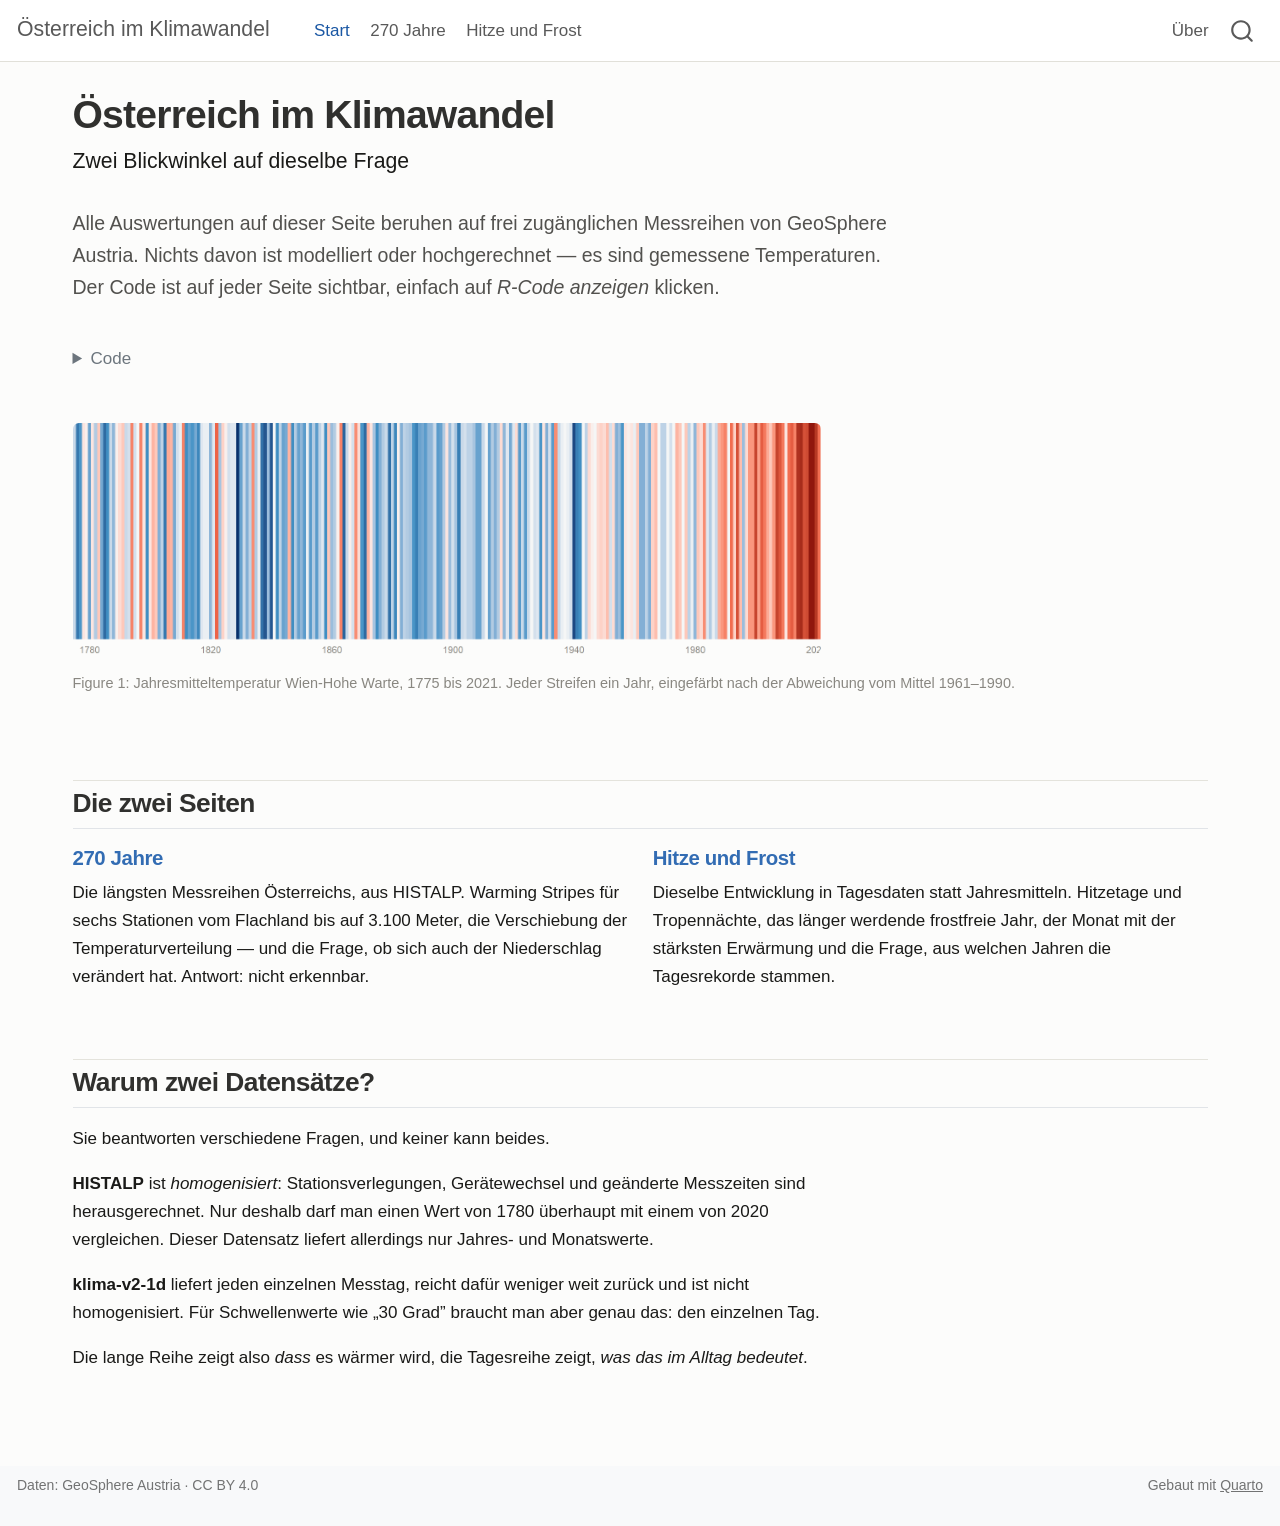
<file: index.html>
<!DOCTYPE html>
<html xmlns="http://www.w3.org/1999/xhtml" lang="en" xml:lang="en"><head>

<meta charset="utf-8">
<meta name="generator" content="quarto-1.3.450">

<meta name="viewport" content="width=device-width, initial-scale=1.0, user-scalable=yes">


<title>Österreich im Klimawandel</title>
<style>
code{white-space: pre-wrap;}
span.smallcaps{font-variant: small-caps;}
div.columns{display: flex; gap: min(4vw, 1.5em);}
div.column{flex: auto; overflow-x: auto;}
div.hanging-indent{margin-left: 1.5em; text-indent: -1.5em;}
ul.task-list{list-style: none;}
ul.task-list li input[type="checkbox"] {
  width: 0.8em;
  margin: 0 0.8em 0.2em -1em; /* quarto-specific, see https://github.com/quarto-dev/quarto-cli/issues/4556 */ 
  vertical-align: middle;
}
/* CSS for syntax highlighting */
pre > code.sourceCode { white-space: pre; position: relative; }
pre > code.sourceCode > span { display: inline-block; line-height: 1.25; }
pre > code.sourceCode > span:empty { height: 1.2em; }
.sourceCode { overflow: visible; }
code.sourceCode > span { color: inherit; text-decoration: inherit; }
div.sourceCode { margin: 1em 0; }
pre.sourceCode { margin: 0; }
@media screen {
div.sourceCode { overflow: auto; }
}
@media print {
pre > code.sourceCode { white-space: pre-wrap; }
pre > code.sourceCode > span { text-indent: -5em; padding-left: 5em; }
}
pre.numberSource code
  { counter-reset: source-line 0; }
pre.numberSource code > span
  { position: relative; left: -4em; counter-increment: source-line; }
pre.numberSource code > span > a:first-child::before
  { content: counter(source-line);
    position: relative; left: -1em; text-align: right; vertical-align: baseline;
    border: none; display: inline-block;
    -webkit-touch-callout: none; -webkit-user-select: none;
    -khtml-user-select: none; -moz-user-select: none;
    -ms-user-select: none; user-select: none;
    padding: 0 4px; width: 4em;
  }
pre.numberSource { margin-left: 3em;  padding-left: 4px; }
div.sourceCode
  {   }
@media screen {
pre > code.sourceCode > span > a:first-child::before { text-decoration: underline; }
}
</style>


<script src="site_libs/quarto-nav/quarto-nav.js"></script>
<script src="site_libs/quarto-nav/headroom.min.js"></script>
<script src="site_libs/clipboard/clipboard.min.js"></script>
<script src="site_libs/quarto-search/autocomplete.umd.js"></script>
<script src="site_libs/quarto-search/fuse.min.js"></script>
<script src="site_libs/quarto-search/quarto-search.js"></script>
<meta name="quarto:offset" content="./">
<script src="site_libs/quarto-html/quarto.js"></script>
<script src="site_libs/quarto-html/popper.min.js"></script>
<script src="site_libs/quarto-html/tippy.umd.min.js"></script>
<script src="site_libs/quarto-html/anchor.min.js"></script>
<link href="site_libs/quarto-html/tippy.css" rel="stylesheet">
<link href="site_libs/quarto-html/quarto-syntax-highlighting.css" rel="stylesheet" id="quarto-text-highlighting-styles">
<script src="site_libs/bootstrap/bootstrap.min.js"></script>
<link href="site_libs/bootstrap/bootstrap-icons.css" rel="stylesheet">
<link href="site_libs/bootstrap/bootstrap.min.css" rel="stylesheet" id="quarto-bootstrap" data-mode="light">
<script id="quarto-search-options" type="application/json">{
  "location": "navbar",
  "copy-button": false,
  "collapse-after": 3,
  "panel-placement": "end",
  "type": "overlay",
  "limit": 20,
  "language": {
    "search-no-results-text": "No results",
    "search-matching-documents-text": "matching documents",
    "search-copy-link-title": "Copy link to search",
    "search-hide-matches-text": "Hide additional matches",
    "search-more-match-text": "more match in this document",
    "search-more-matches-text": "more matches in this document",
    "search-clear-button-title": "Clear",
    "search-detached-cancel-button-title": "Cancel",
    "search-submit-button-title": "Submit",
    "search-label": "Search"
  }
}</script>
<style>html{ scroll-behavior: smooth; }</style>


<link rel="stylesheet" href="styles.css">
</head>

<body class="nav-fixed">

<div id="quarto-search-results"></div>
  <header id="quarto-header" class="headroom fixed-top">
    <nav class="navbar navbar-expand-lg navbar-dark ">
      <div class="navbar-container container-fluid">
      <div class="navbar-brand-container">
    <a class="navbar-brand" href="./index.html">
    <span class="navbar-title">Österreich im Klimawandel</span>
    </a>
  </div>
            <div id="quarto-search" class="" title="Search"></div>
          <button class="navbar-toggler" type="button" data-bs-toggle="collapse" data-bs-target="#navbarCollapse" aria-controls="navbarCollapse" aria-expanded="false" aria-label="Toggle navigation" onclick="if (window.quartoToggleHeadroom) { window.quartoToggleHeadroom(); }">
  <span class="navbar-toggler-icon"></span>
</button>
          <div class="collapse navbar-collapse" id="navbarCollapse">
            <ul class="navbar-nav navbar-nav-scroll me-auto">
  <li class="nav-item">
    <a class="nav-link active" href="./index.html" rel="" target="" aria-current="page">
 <span class="menu-text">Start</span></a>
  </li>  
  <li class="nav-item">
    <a class="nav-link" href="./klima.html" rel="" target="">
 <span class="menu-text">270 Jahre</span></a>
  </li>  
  <li class="nav-item">
    <a class="nav-link" href="./extreme.html" rel="" target="">
 <span class="menu-text">Hitze und Frost</span></a>
  </li>  
</ul>
            <ul class="navbar-nav navbar-nav-scroll ms-auto">
  <li class="nav-item">
    <a class="nav-link" href="./ueber.html" rel="" target="">
 <span class="menu-text">Über</span></a>
  </li>  
</ul>
            <div class="quarto-navbar-tools">
</div>
          </div> <!-- /navcollapse -->
      </div> <!-- /container-fluid -->
    </nav>
</header>
<!-- content -->
<div id="quarto-content" class="quarto-container page-columns page-rows-contents page-layout-full page-navbar">
<!-- sidebar -->
<!-- margin-sidebar -->
    
<!-- main -->
<main class="content column-page" id="quarto-document-content">

<header id="title-block-header" class="quarto-title-block default">
<div class="quarto-title">
<h1 class="title">Österreich im Klimawandel</h1>
<p class="subtitle lead">Zwei Blickwinkel auf dieselbe Frage</p>
</div>



<div class="quarto-title-meta">

    
  
    
  </div>
  

</header>

<div class="lead-text">
<p>Alle Auswertungen auf dieser Seite beruhen auf frei zugänglichen Messreihen von GeoSphere Austria. Nichts davon ist modelliert oder hochgerechnet — es sind gemessene Temperaturen. Der Code ist auf jeder Seite sichtbar, einfach auf <em>R-Code anzeigen</em> klicken.</p>
</div>
<div class="cell hero-figure">
<details>
<summary>Code</summary>
<div class="sourceCode cell-code" id="cb1"><pre class="sourceCode r code-with-copy"><code class="sourceCode r"><span id="cb1-1"><a href="#cb1-1" aria-hidden="true" tabindex="-1"></a>wien <span class="ot">&lt;-</span> <span class="fu">histalp_holen</span>(<span class="dv">152</span>, <span class="st">"T01"</span>) <span class="sc">|&gt;</span></span>
<span id="cb1-2"><a href="#cb1-2" aria-hidden="true" tabindex="-1"></a>  <span class="fu">rename_with</span>(tolower) <span class="sc">|&gt;</span></span>
<span id="cb1-3"><a href="#cb1-3" aria-hidden="true" tabindex="-1"></a>  <span class="fu">mutate</span>(<span class="at">jahr =</span> <span class="fu">as.integer</span>(<span class="fu">substr</span>(<span class="fu">as.character</span>(time), <span class="dv">1</span>, <span class="dv">4</span>))) <span class="sc">|&gt;</span></span>
<span id="cb1-4"><a href="#cb1-4" aria-hidden="true" tabindex="-1"></a>  <span class="fu">filter</span>(<span class="sc">!</span><span class="fu">is.na</span>(t01), <span class="sc">!</span><span class="fu">is.na</span>(jahr))</span>
<span id="cb1-5"><a href="#cb1-5" aria-hidden="true" tabindex="-1"></a></span>
<span id="cb1-6"><a href="#cb1-6" aria-hidden="true" tabindex="-1"></a>basis <span class="ot">&lt;-</span> <span class="fu">mean</span>(wien<span class="sc">$</span>t01[<span class="fu">between</span>(wien<span class="sc">$</span>jahr, <span class="dv">1961</span>, <span class="dv">1990</span>)], <span class="at">na.rm =</span> <span class="cn">TRUE</span>)</span>
<span id="cb1-7"><a href="#cb1-7" aria-hidden="true" tabindex="-1"></a>wien  <span class="ot">&lt;-</span> wien <span class="sc">|&gt;</span> <span class="fu">mutate</span>(<span class="at">abw =</span> t01 <span class="sc">-</span> basis)</span>
<span id="cb1-8"><a href="#cb1-8" aria-hidden="true" tabindex="-1"></a>g     <span class="ot">&lt;-</span> <span class="fu">max</span>(<span class="fu">abs</span>(wien<span class="sc">$</span>abw), <span class="at">na.rm =</span> <span class="cn">TRUE</span>)</span>
<span id="cb1-9"><a href="#cb1-9" aria-hidden="true" tabindex="-1"></a></span>
<span id="cb1-10"><a href="#cb1-10" aria-hidden="true" tabindex="-1"></a><span class="fu">ggplot</span>(wien, <span class="fu">aes</span>(jahr, <span class="dv">1</span>, <span class="at">fill =</span> abw)) <span class="sc">+</span></span>
<span id="cb1-11"><a href="#cb1-11" aria-hidden="true" tabindex="-1"></a>  <span class="fu">geom_tile</span>(<span class="at">width =</span> <span class="dv">1</span>, <span class="at">height =</span> <span class="dv">1</span>) <span class="sc">+</span></span>
<span id="cb1-12"><a href="#cb1-12" aria-hidden="true" tabindex="-1"></a>  <span class="fu">scale_fill_gradientn</span>(<span class="at">colours =</span> STRIPES, <span class="at">limits =</span> <span class="fu">c</span>(<span class="sc">-</span>g, g), <span class="at">guide =</span> <span class="st">"none"</span>) <span class="sc">+</span></span>
<span id="cb1-13"><a href="#cb1-13" aria-hidden="true" tabindex="-1"></a>  <span class="fu">scale_x_continuous</span>(<span class="at">expand =</span> <span class="fu">c</span>(<span class="dv">0</span>, <span class="dv">0</span>), <span class="at">breaks =</span> <span class="fu">seq</span>(<span class="dv">1780</span>, <span class="dv">2020</span>, <span class="dv">40</span>)) <span class="sc">+</span></span>
<span id="cb1-14"><a href="#cb1-14" aria-hidden="true" tabindex="-1"></a>  <span class="fu">scale_y_continuous</span>(<span class="at">expand =</span> <span class="fu">c</span>(<span class="dv">0</span>, <span class="dv">0</span>)) <span class="sc">+</span></span>
<span id="cb1-15"><a href="#cb1-15" aria-hidden="true" tabindex="-1"></a>  <span class="fu">theme_void</span>(<span class="at">base_family =</span> <span class="st">"sans"</span>) <span class="sc">+</span></span>
<span id="cb1-16"><a href="#cb1-16" aria-hidden="true" tabindex="-1"></a>  <span class="fu">theme</span>(<span class="at">axis.text.x =</span> <span class="fu">element_text</span>(<span class="at">size =</span> <span class="dv">10</span>, <span class="at">color =</span> INK_MUT,</span>
<span id="cb1-17"><a href="#cb1-17" aria-hidden="true" tabindex="-1"></a>                                   <span class="at">margin =</span> <span class="fu">margin</span>(<span class="at">t =</span> <span class="dv">6</span>)),</span>
<span id="cb1-18"><a href="#cb1-18" aria-hidden="true" tabindex="-1"></a>        <span class="at">plot.background =</span> <span class="fu">element_rect</span>(<span class="at">fill =</span> SURFACE, <span class="at">color =</span> <span class="cn">NA</span>))</span></code><button title="Copy to Clipboard" class="code-copy-button"><i class="bi"></i></button></pre></div>
</details>
<div class="cell-output-display">
<div id="fig-hero" class="quarto-figure quarto-figure-center anchored">
<figure class="figure">
<p><img src="index_files/figure-html/fig-hero-1.png" class="img-fluid figure-img"></p>
<figcaption class="figure-caption">Figure&nbsp;1: Jahresmitteltemperatur Wien-Hohe Warte, 1775 bis 2021. Jeder Streifen ein Jahr, eingefärbt nach der Abweichung vom Mittel 1961–1990.</figcaption>
</figure>
</div>
</div>
</div>
<section id="die-zwei-seiten" class="level2">
<h2 class="anchored" data-anchor-id="die-zwei-seiten">Die zwei Seiten</h2>
<div class="grid">
<section id="jahre" class="level3 g-col-12 g-col-md-6">
<h3 class="anchored" data-anchor-id="jahre"><a href="./klima.html">270 Jahre</a></h3>
<p>Die längsten Messreihen Österreichs, aus HISTALP. Warming Stripes für sechs Stationen vom Flachland bis auf 3.100 Meter, die Verschiebung der Temperaturverteilung — und die Frage, ob sich auch der Niederschlag verändert hat. Antwort: nicht erkennbar.</p>
</section>
<section id="hitze-und-frost" class="level3 g-col-12 g-col-md-6">
<h3 class="anchored" data-anchor-id="hitze-und-frost"><a href="./extreme.html">Hitze und Frost</a></h3>
<p>Dieselbe Entwicklung in Tagesdaten statt Jahresmitteln. Hitzetage und Tropennächte, das länger werdende frostfreie Jahr, der Monat mit der stärksten Erwärmung und die Frage, aus welchen Jahren die Tagesrekorde stammen.</p>
</section>
</div>
</section>
<section id="warum-zwei-datensätze" class="level2">
<h2 class="anchored" data-anchor-id="warum-zwei-datensätze">Warum zwei Datensätze?</h2>
<p>Sie beantworten verschiedene Fragen, und keiner kann beides.</p>
<p><strong>HISTALP</strong> ist <em>homogenisiert</em>: Stationsverlegungen, Gerätewechsel und geänderte Messzeiten sind herausgerechnet. Nur deshalb darf man einen Wert von 1780 überhaupt mit einem von 2020 vergleichen. Dieser Datensatz liefert allerdings nur Jahres- und Monatswerte.</p>
<p><strong>klima-v2-1d</strong> liefert jeden einzelnen Messtag, reicht dafür weniger weit zurück und ist nicht homogenisiert. Für Schwellenwerte wie „30 Grad” braucht man aber genau das: den einzelnen Tag.</p>
<p>Die lange Reihe zeigt also <em>dass</em> es wärmer wird, die Tagesreihe zeigt, <em>was das im Alltag bedeutet</em>.</p>


</section>

</main> <!-- /main -->
<script id="quarto-html-after-body" type="application/javascript">
window.document.addEventListener("DOMContentLoaded", function (event) {
  const toggleBodyColorMode = (bsSheetEl) => {
    const mode = bsSheetEl.getAttribute("data-mode");
    const bodyEl = window.document.querySelector("body");
    if (mode === "dark") {
      bodyEl.classList.add("quarto-dark");
      bodyEl.classList.remove("quarto-light");
    } else {
      bodyEl.classList.add("quarto-light");
      bodyEl.classList.remove("quarto-dark");
    }
  }
  const toggleBodyColorPrimary = () => {
    const bsSheetEl = window.document.querySelector("link#quarto-bootstrap");
    if (bsSheetEl) {
      toggleBodyColorMode(bsSheetEl);
    }
  }
  toggleBodyColorPrimary();  
  const icon = "";
  const anchorJS = new window.AnchorJS();
  anchorJS.options = {
    placement: 'right',
    icon: icon
  };
  anchorJS.add('.anchored');
  const isCodeAnnotation = (el) => {
    for (const clz of el.classList) {
      if (clz.startsWith('code-annotation-')) {                     
        return true;
      }
    }
    return false;
  }
  const clipboard = new window.ClipboardJS('.code-copy-button', {
    text: function(trigger) {
      const codeEl = trigger.previousElementSibling.cloneNode(true);
      for (const childEl of codeEl.children) {
        if (isCodeAnnotation(childEl)) {
          childEl.remove();
        }
      }
      return codeEl.innerText;
    }
  });
  clipboard.on('success', function(e) {
    // button target
    const button = e.trigger;
    // don't keep focus
    button.blur();
    // flash "checked"
    button.classList.add('code-copy-button-checked');
    var currentTitle = button.getAttribute("title");
    button.setAttribute("title", "Copied!");
    let tooltip;
    if (window.bootstrap) {
      button.setAttribute("data-bs-toggle", "tooltip");
      button.setAttribute("data-bs-placement", "left");
      button.setAttribute("data-bs-title", "Copied!");
      tooltip = new bootstrap.Tooltip(button, 
        { trigger: "manual", 
          customClass: "code-copy-button-tooltip",
          offset: [0, -8]});
      tooltip.show();    
    }
    setTimeout(function() {
      if (tooltip) {
        tooltip.hide();
        button.removeAttribute("data-bs-title");
        button.removeAttribute("data-bs-toggle");
        button.removeAttribute("data-bs-placement");
      }
      button.setAttribute("title", currentTitle);
      button.classList.remove('code-copy-button-checked');
    }, 1000);
    // clear code selection
    e.clearSelection();
  });
  function tippyHover(el, contentFn) {
    const config = {
      allowHTML: true,
      content: contentFn,
      maxWidth: 500,
      delay: 100,
      arrow: false,
      appendTo: function(el) {
          return el.parentElement;
      },
      interactive: true,
      interactiveBorder: 10,
      theme: 'quarto',
      placement: 'bottom-start'
    };
    window.tippy(el, config); 
  }
  const noterefs = window.document.querySelectorAll('a[role="doc-noteref"]');
  for (var i=0; i<noterefs.length; i++) {
    const ref = noterefs[i];
    tippyHover(ref, function() {
      // use id or data attribute instead here
      let href = ref.getAttribute('data-footnote-href') || ref.getAttribute('href');
      try { href = new URL(href).hash; } catch {}
      const id = href.replace(/^#\/?/, "");
      const note = window.document.getElementById(id);
      return note.innerHTML;
    });
  }
      let selectedAnnoteEl;
      const selectorForAnnotation = ( cell, annotation) => {
        let cellAttr = 'data-code-cell="' + cell + '"';
        let lineAttr = 'data-code-annotation="' +  annotation + '"';
        const selector = 'span[' + cellAttr + '][' + lineAttr + ']';
        return selector;
      }
      const selectCodeLines = (annoteEl) => {
        const doc = window.document;
        const targetCell = annoteEl.getAttribute("data-target-cell");
        const targetAnnotation = annoteEl.getAttribute("data-target-annotation");
        const annoteSpan = window.document.querySelector(selectorForAnnotation(targetCell, targetAnnotation));
        const lines = annoteSpan.getAttribute("data-code-lines").split(",");
        const lineIds = lines.map((line) => {
          return targetCell + "-" + line;
        })
        let top = null;
        let height = null;
        let parent = null;
        if (lineIds.length > 0) {
            //compute the position of the single el (top and bottom and make a div)
            const el = window.document.getElementById(lineIds[0]);
            top = el.offsetTop;
            height = el.offsetHeight;
            parent = el.parentElement.parentElement;
          if (lineIds.length > 1) {
            const lastEl = window.document.getElementById(lineIds[lineIds.length - 1]);
            const bottom = lastEl.offsetTop + lastEl.offsetHeight;
            height = bottom - top;
          }
          if (top !== null && height !== null && parent !== null) {
            // cook up a div (if necessary) and position it 
            let div = window.document.getElementById("code-annotation-line-highlight");
            if (div === null) {
              div = window.document.createElement("div");
              div.setAttribute("id", "code-annotation-line-highlight");
              div.style.position = 'absolute';
              parent.appendChild(div);
            }
            div.style.top = top - 2 + "px";
            div.style.height = height + 4 + "px";
            let gutterDiv = window.document.getElementById("code-annotation-line-highlight-gutter");
            if (gutterDiv === null) {
              gutterDiv = window.document.createElement("div");
              gutterDiv.setAttribute("id", "code-annotation-line-highlight-gutter");
              gutterDiv.style.position = 'absolute';
              const codeCell = window.document.getElementById(targetCell);
              const gutter = codeCell.querySelector('.code-annotation-gutter');
              gutter.appendChild(gutterDiv);
            }
            gutterDiv.style.top = top - 2 + "px";
            gutterDiv.style.height = height + 4 + "px";
          }
          selectedAnnoteEl = annoteEl;
        }
      };
      const unselectCodeLines = () => {
        const elementsIds = ["code-annotation-line-highlight", "code-annotation-line-highlight-gutter"];
        elementsIds.forEach((elId) => {
          const div = window.document.getElementById(elId);
          if (div) {
            div.remove();
          }
        });
        selectedAnnoteEl = undefined;
      };
      // Attach click handler to the DT
      const annoteDls = window.document.querySelectorAll('dt[data-target-cell]');
      for (const annoteDlNode of annoteDls) {
        annoteDlNode.addEventListener('click', (event) => {
          const clickedEl = event.target;
          if (clickedEl !== selectedAnnoteEl) {
            unselectCodeLines();
            const activeEl = window.document.querySelector('dt[data-target-cell].code-annotation-active');
            if (activeEl) {
              activeEl.classList.remove('code-annotation-active');
            }
            selectCodeLines(clickedEl);
            clickedEl.classList.add('code-annotation-active');
          } else {
            // Unselect the line
            unselectCodeLines();
            clickedEl.classList.remove('code-annotation-active');
          }
        });
      }
  const findCites = (el) => {
    const parentEl = el.parentElement;
    if (parentEl) {
      const cites = parentEl.dataset.cites;
      if (cites) {
        return {
          el,
          cites: cites.split(' ')
        };
      } else {
        return findCites(el.parentElement)
      }
    } else {
      return undefined;
    }
  };
  var bibliorefs = window.document.querySelectorAll('a[role="doc-biblioref"]');
  for (var i=0; i<bibliorefs.length; i++) {
    const ref = bibliorefs[i];
    const citeInfo = findCites(ref);
    if (citeInfo) {
      tippyHover(citeInfo.el, function() {
        var popup = window.document.createElement('div');
        citeInfo.cites.forEach(function(cite) {
          var citeDiv = window.document.createElement('div');
          citeDiv.classList.add('hanging-indent');
          citeDiv.classList.add('csl-entry');
          var biblioDiv = window.document.getElementById('ref-' + cite);
          if (biblioDiv) {
            citeDiv.innerHTML = biblioDiv.innerHTML;
          }
          popup.appendChild(citeDiv);
        });
        return popup.innerHTML;
      });
    }
  }
});
</script>
</div> <!-- /content -->
<footer class="footer">
  <div class="nav-footer">
    <div class="nav-footer-left">Daten: GeoSphere Austria · CC BY 4.0</div>   
    <div class="nav-footer-center">
      &nbsp;
    </div>
    <div class="nav-footer-right">Gebaut mit <a href="https://quarto.org">Quarto</a></div>
  </div>
</footer>



<script src="site_libs/quarto-html/zenscroll-min.js"></script>
</body></html>
</file>
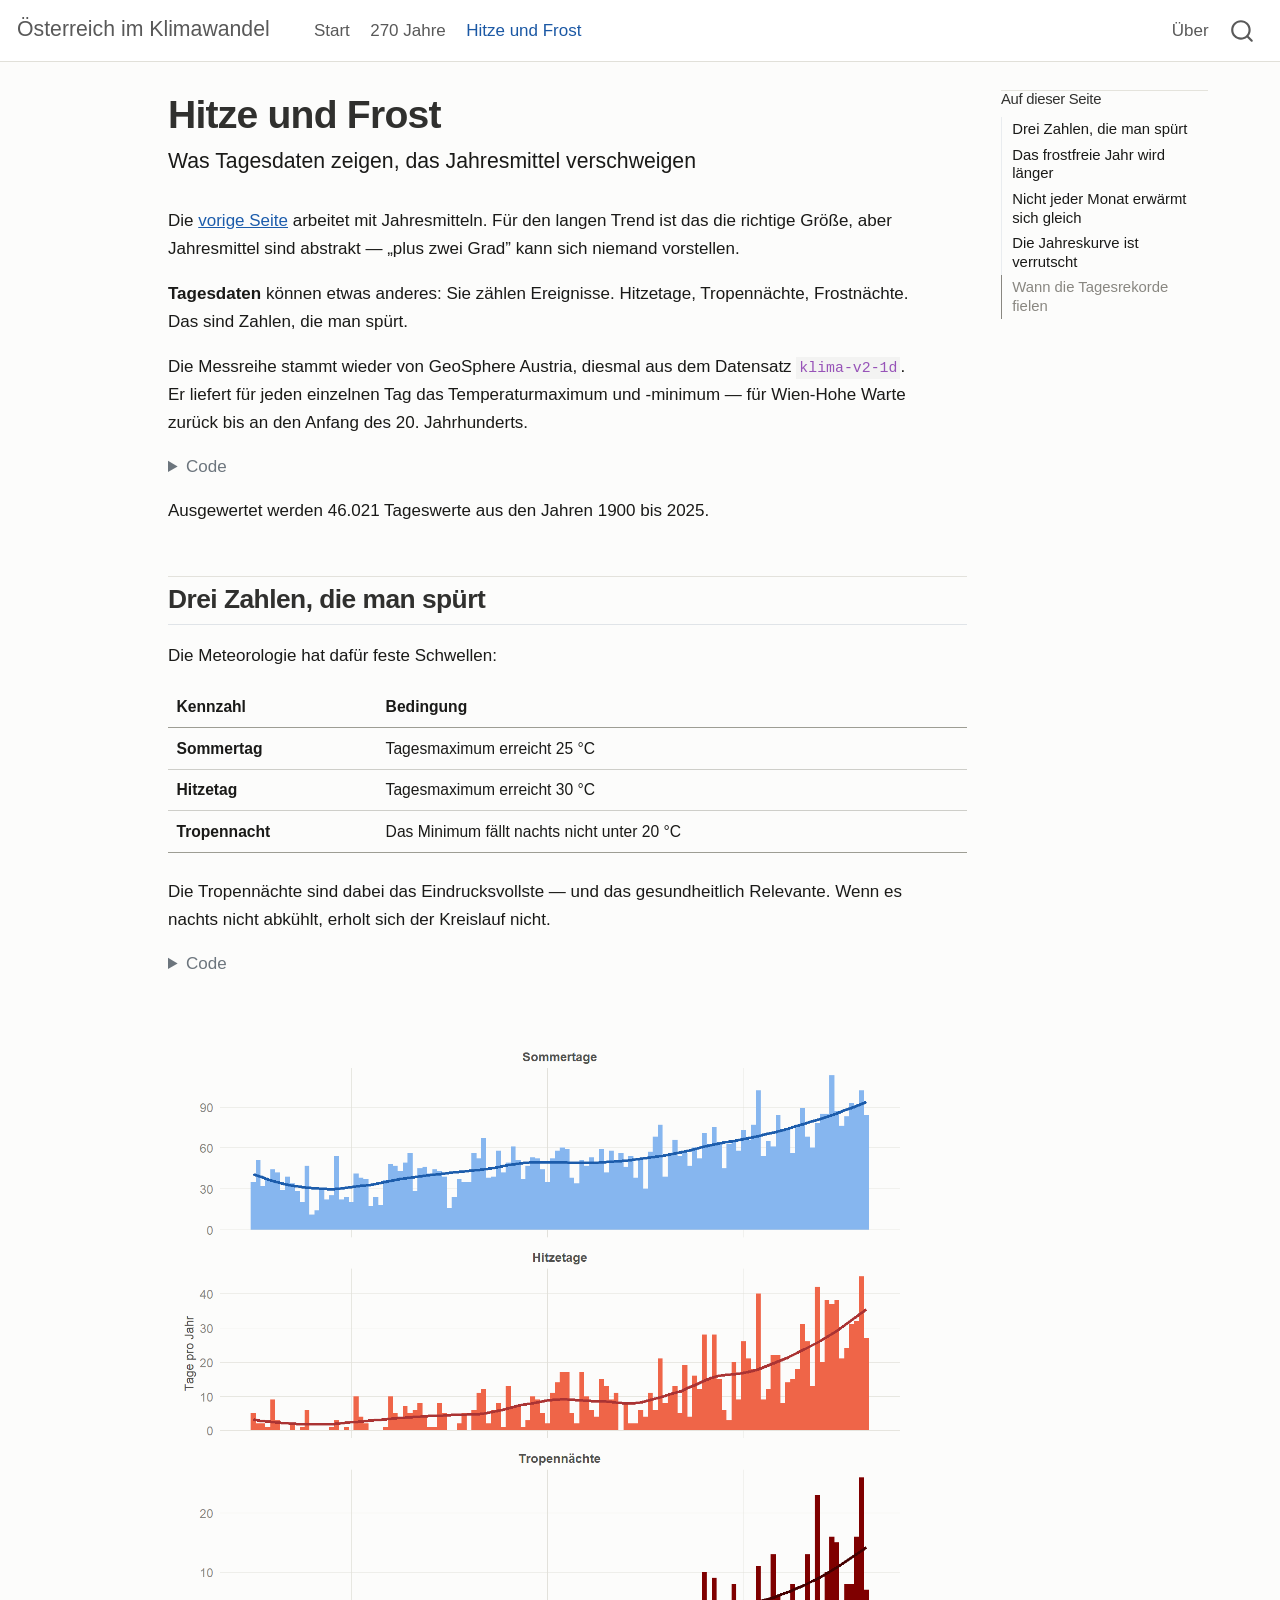
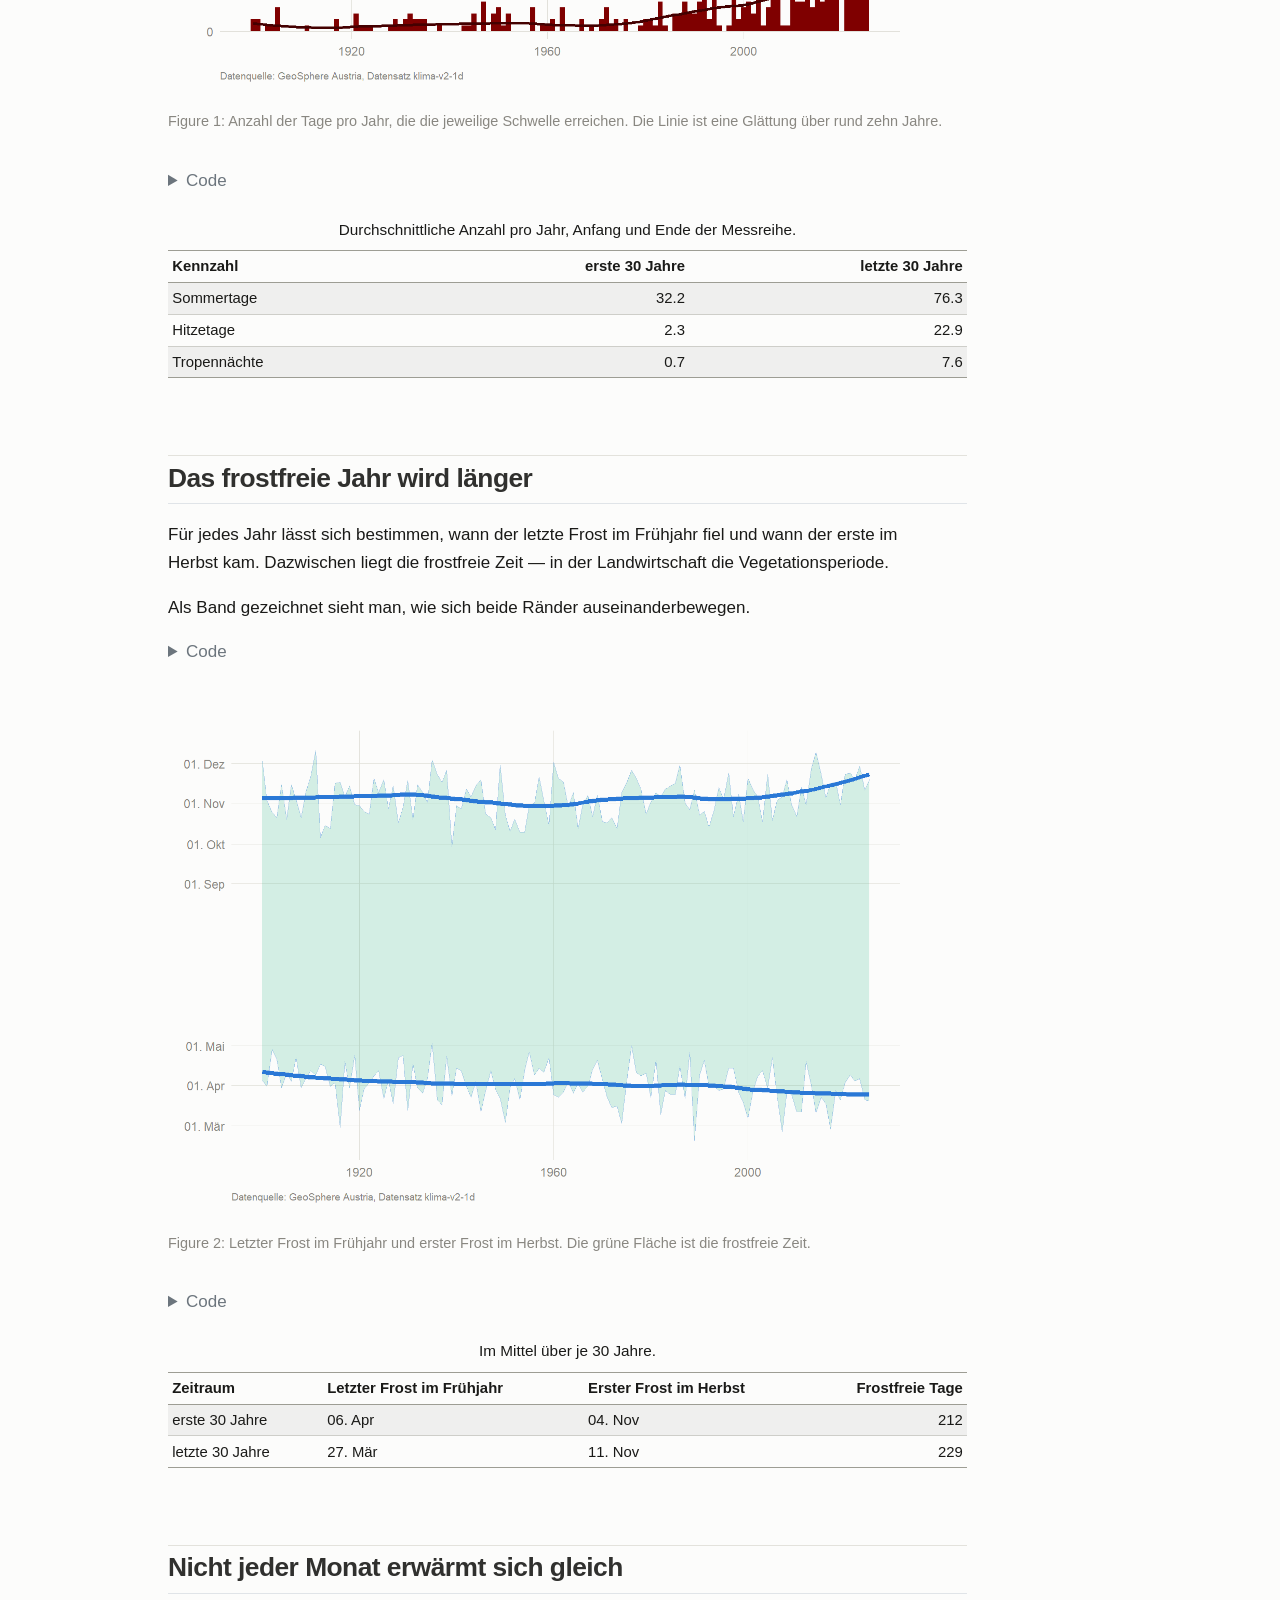
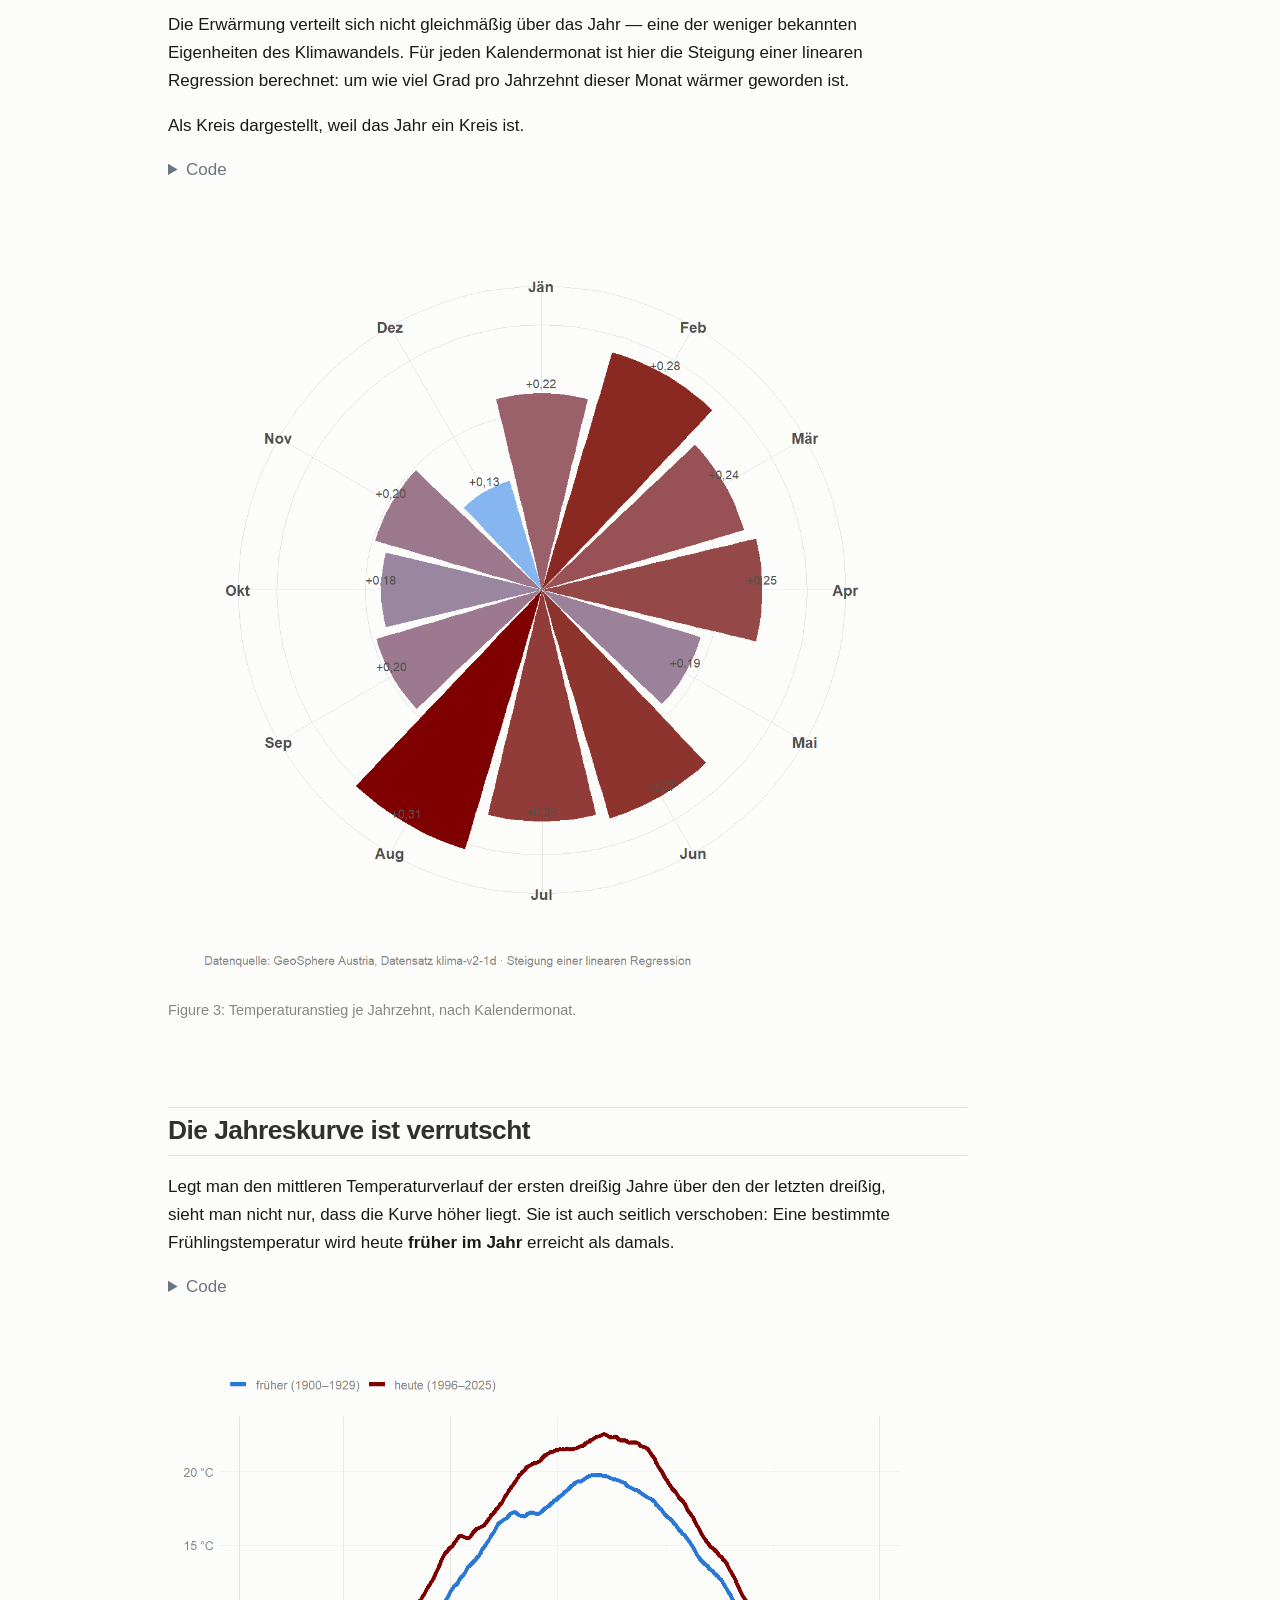
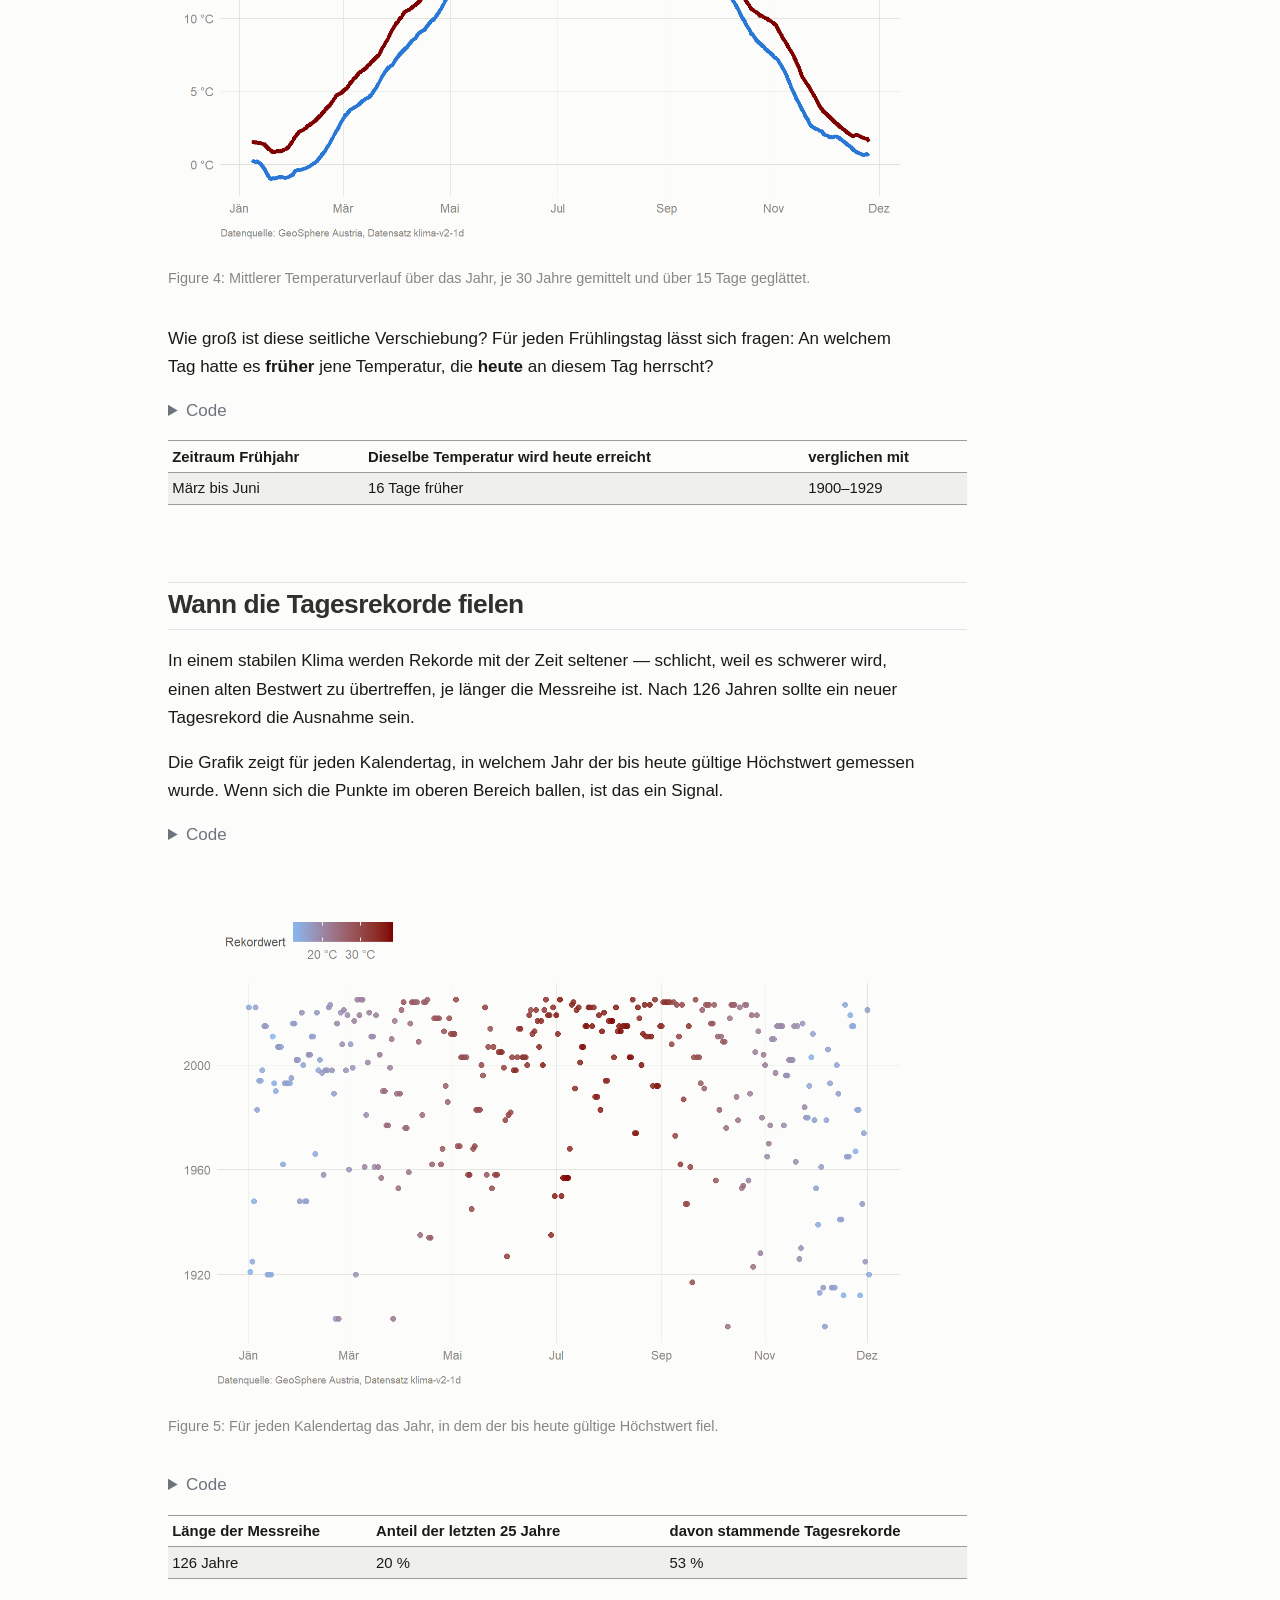
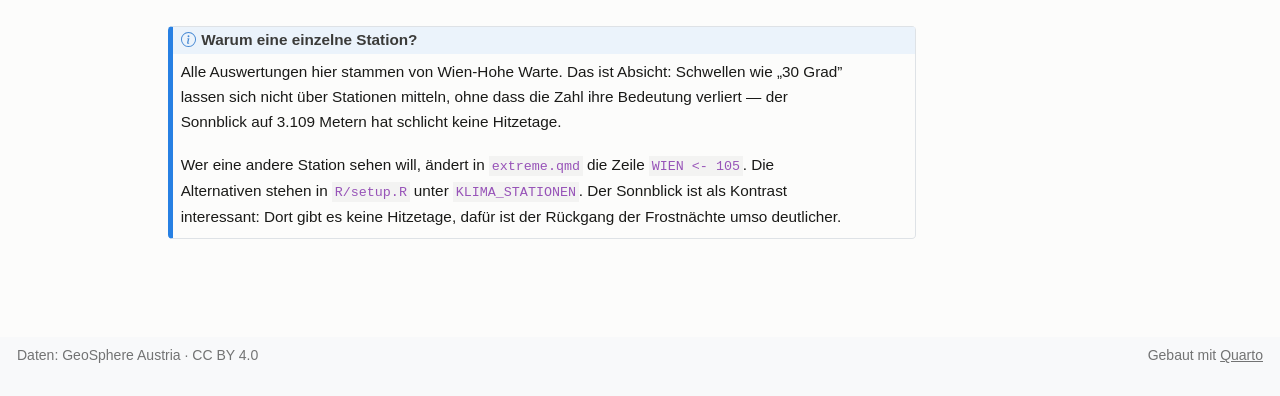
<file: extreme.html>
<!DOCTYPE html>
<html xmlns="http://www.w3.org/1999/xhtml" lang="en" xml:lang="en"><head>

<meta charset="utf-8">
<meta name="generator" content="quarto-1.3.450">

<meta name="viewport" content="width=device-width, initial-scale=1.0, user-scalable=yes">


<title>Österreich im Klimawandel - Hitze und Frost</title>
<style>
code{white-space: pre-wrap;}
span.smallcaps{font-variant: small-caps;}
div.columns{display: flex; gap: min(4vw, 1.5em);}
div.column{flex: auto; overflow-x: auto;}
div.hanging-indent{margin-left: 1.5em; text-indent: -1.5em;}
ul.task-list{list-style: none;}
ul.task-list li input[type="checkbox"] {
  width: 0.8em;
  margin: 0 0.8em 0.2em -1em; /* quarto-specific, see https://github.com/quarto-dev/quarto-cli/issues/4556 */ 
  vertical-align: middle;
}
/* CSS for syntax highlighting */
pre > code.sourceCode { white-space: pre; position: relative; }
pre > code.sourceCode > span { display: inline-block; line-height: 1.25; }
pre > code.sourceCode > span:empty { height: 1.2em; }
.sourceCode { overflow: visible; }
code.sourceCode > span { color: inherit; text-decoration: inherit; }
div.sourceCode { margin: 1em 0; }
pre.sourceCode { margin: 0; }
@media screen {
div.sourceCode { overflow: auto; }
}
@media print {
pre > code.sourceCode { white-space: pre-wrap; }
pre > code.sourceCode > span { text-indent: -5em; padding-left: 5em; }
}
pre.numberSource code
  { counter-reset: source-line 0; }
pre.numberSource code > span
  { position: relative; left: -4em; counter-increment: source-line; }
pre.numberSource code > span > a:first-child::before
  { content: counter(source-line);
    position: relative; left: -1em; text-align: right; vertical-align: baseline;
    border: none; display: inline-block;
    -webkit-touch-callout: none; -webkit-user-select: none;
    -khtml-user-select: none; -moz-user-select: none;
    -ms-user-select: none; user-select: none;
    padding: 0 4px; width: 4em;
  }
pre.numberSource { margin-left: 3em;  padding-left: 4px; }
div.sourceCode
  {   }
@media screen {
pre > code.sourceCode > span > a:first-child::before { text-decoration: underline; }
}
</style>


<script src="site_libs/quarto-nav/quarto-nav.js"></script>
<script src="site_libs/quarto-nav/headroom.min.js"></script>
<script src="site_libs/clipboard/clipboard.min.js"></script>
<script src="site_libs/quarto-search/autocomplete.umd.js"></script>
<script src="site_libs/quarto-search/fuse.min.js"></script>
<script src="site_libs/quarto-search/quarto-search.js"></script>
<meta name="quarto:offset" content="./">
<script src="site_libs/quarto-html/quarto.js"></script>
<script src="site_libs/quarto-html/popper.min.js"></script>
<script src="site_libs/quarto-html/tippy.umd.min.js"></script>
<script src="site_libs/quarto-html/anchor.min.js"></script>
<link href="site_libs/quarto-html/tippy.css" rel="stylesheet">
<link href="site_libs/quarto-html/quarto-syntax-highlighting.css" rel="stylesheet" id="quarto-text-highlighting-styles">
<script src="site_libs/bootstrap/bootstrap.min.js"></script>
<link href="site_libs/bootstrap/bootstrap-icons.css" rel="stylesheet">
<link href="site_libs/bootstrap/bootstrap.min.css" rel="stylesheet" id="quarto-bootstrap" data-mode="light">
<script id="quarto-search-options" type="application/json">{
  "location": "navbar",
  "copy-button": false,
  "collapse-after": 3,
  "panel-placement": "end",
  "type": "overlay",
  "limit": 20,
  "language": {
    "search-no-results-text": "No results",
    "search-matching-documents-text": "matching documents",
    "search-copy-link-title": "Copy link to search",
    "search-hide-matches-text": "Hide additional matches",
    "search-more-match-text": "more match in this document",
    "search-more-matches-text": "more matches in this document",
    "search-clear-button-title": "Clear",
    "search-detached-cancel-button-title": "Cancel",
    "search-submit-button-title": "Submit",
    "search-label": "Search"
  }
}</script>
<style>html{ scroll-behavior: smooth; }</style>


<link rel="stylesheet" href="styles.css">
</head>

<body class="nav-fixed">

<div id="quarto-search-results"></div>
  <header id="quarto-header" class="headroom fixed-top">
    <nav class="navbar navbar-expand-lg navbar-dark ">
      <div class="navbar-container container-fluid">
      <div class="navbar-brand-container">
    <a class="navbar-brand" href="./index.html">
    <span class="navbar-title">Österreich im Klimawandel</span>
    </a>
  </div>
            <div id="quarto-search" class="" title="Search"></div>
          <button class="navbar-toggler" type="button" data-bs-toggle="collapse" data-bs-target="#navbarCollapse" aria-controls="navbarCollapse" aria-expanded="false" aria-label="Toggle navigation" onclick="if (window.quartoToggleHeadroom) { window.quartoToggleHeadroom(); }">
  <span class="navbar-toggler-icon"></span>
</button>
          <div class="collapse navbar-collapse" id="navbarCollapse">
            <ul class="navbar-nav navbar-nav-scroll me-auto">
  <li class="nav-item">
    <a class="nav-link" href="./index.html" rel="" target="">
 <span class="menu-text">Start</span></a>
  </li>  
  <li class="nav-item">
    <a class="nav-link" href="./klima.html" rel="" target="">
 <span class="menu-text">270 Jahre</span></a>
  </li>  
  <li class="nav-item">
    <a class="nav-link active" href="./extreme.html" rel="" target="" aria-current="page">
 <span class="menu-text">Hitze und Frost</span></a>
  </li>  
</ul>
            <ul class="navbar-nav navbar-nav-scroll ms-auto">
  <li class="nav-item">
    <a class="nav-link" href="./ueber.html" rel="" target="">
 <span class="menu-text">Über</span></a>
  </li>  
</ul>
            <div class="quarto-navbar-tools">
</div>
          </div> <!-- /navcollapse -->
      </div> <!-- /container-fluid -->
    </nav>
</header>
<!-- content -->
<div id="quarto-content" class="quarto-container page-columns page-rows-contents page-layout-article page-navbar">
<!-- sidebar -->
<!-- margin-sidebar -->
    <div id="quarto-margin-sidebar" class="sidebar margin-sidebar">
        <nav id="TOC" role="doc-toc" class="toc-active">
    <h2 id="toc-title">Auf dieser Seite</h2>
   
  <ul class="collapse">
  <li><a href="#drei-zahlen-die-man-spürt" id="toc-drei-zahlen-die-man-spürt" class="nav-link active" data-scroll-target="#drei-zahlen-die-man-spürt">Drei Zahlen, die man spürt</a></li>
  <li><a href="#das-frostfreie-jahr-wird-länger" id="toc-das-frostfreie-jahr-wird-länger" class="nav-link" data-scroll-target="#das-frostfreie-jahr-wird-länger">Das frostfreie Jahr wird länger</a></li>
  <li><a href="#nicht-jeder-monat-erwärmt-sich-gleich" id="toc-nicht-jeder-monat-erwärmt-sich-gleich" class="nav-link" data-scroll-target="#nicht-jeder-monat-erwärmt-sich-gleich">Nicht jeder Monat erwärmt sich gleich</a></li>
  <li><a href="#die-jahreskurve-ist-verrutscht" id="toc-die-jahreskurve-ist-verrutscht" class="nav-link" data-scroll-target="#die-jahreskurve-ist-verrutscht">Die Jahreskurve ist verrutscht</a></li>
  <li><a href="#wann-die-tagesrekorde-fielen" id="toc-wann-die-tagesrekorde-fielen" class="nav-link" data-scroll-target="#wann-die-tagesrekorde-fielen">Wann die Tagesrekorde fielen</a></li>
  </ul>
</nav>
    </div>
<!-- main -->
<main class="content" id="quarto-document-content">

<header id="title-block-header" class="quarto-title-block default">
<div class="quarto-title">
<h1 class="title">Hitze und Frost</h1>
<p class="subtitle lead">Was Tagesdaten zeigen, das Jahresmittel verschweigen</p>
</div>



<div class="quarto-title-meta">

    
  
    
  </div>
  

</header>

<p>Die <a href="./klima.html">vorige Seite</a> arbeitet mit Jahresmitteln. Für den langen Trend ist das die richtige Größe, aber Jahresmittel sind abstrakt — „plus zwei Grad” kann sich niemand vorstellen.</p>
<p><strong>Tagesdaten</strong> können etwas anderes: Sie zählen Ereignisse. Hitzetage, Tropennächte, Frostnächte. Das sind Zahlen, die man spürt.</p>
<p>Die Messreihe stammt wieder von GeoSphere Austria, diesmal aus dem Datensatz <code>klima-v2-1d</code>. Er liefert für jeden einzelnen Tag das Temperaturmaximum und -minimum — für Wien-Hohe Warte zurück bis an den Anfang des 20. Jahrhunderts.</p>
<div class="cell">
<details>
<summary>Code</summary>
<div class="sourceCode cell-code" id="cb1"><pre class="sourceCode r code-with-copy"><code class="sourceCode r"><span id="cb1-1"><a href="#cb1-1" aria-hidden="true" tabindex="-1"></a>WIEN <span class="ot">&lt;-</span> <span class="dv">105</span>   <span class="co"># Achtung: in HISTALP hat dieselbe Station die Nummer 152</span></span>
<span id="cb1-2"><a href="#cb1-2" aria-hidden="true" tabindex="-1"></a></span>
<span id="cb1-3"><a href="#cb1-3" aria-hidden="true" tabindex="-1"></a>tage <span class="ot">&lt;-</span> <span class="fu">klima_tag</span>(WIEN, <span class="fu">c</span>(<span class="st">"tlmax"</span>, <span class="st">"tlmin"</span>)) <span class="sc">|&gt;</span></span>
<span id="cb1-4"><a href="#cb1-4" aria-hidden="true" tabindex="-1"></a>  <span class="fu">rename_with</span>(tolower) <span class="sc">|&gt;</span></span>
<span id="cb1-5"><a href="#cb1-5" aria-hidden="true" tabindex="-1"></a>  <span class="fu">mutate</span>(</span>
<span id="cb1-6"><a href="#cb1-6" aria-hidden="true" tabindex="-1"></a>    <span class="at">datum       =</span> <span class="fu">as.Date</span>(<span class="fu">substr</span>(<span class="fu">as.character</span>(time), <span class="dv">1</span>, <span class="dv">10</span>)),</span>
<span id="cb1-7"><a href="#cb1-7" aria-hidden="true" tabindex="-1"></a>    <span class="at">jahr        =</span> <span class="fu">as.integer</span>(<span class="fu">format</span>(datum, <span class="st">"%Y"</span>)),</span>
<span id="cb1-8"><a href="#cb1-8" aria-hidden="true" tabindex="-1"></a>    <span class="at">monat       =</span> <span class="fu">as.integer</span>(<span class="fu">format</span>(datum, <span class="st">"%m"</span>)),</span>
<span id="cb1-9"><a href="#cb1-9" aria-hidden="true" tabindex="-1"></a>    <span class="at">tag_im_jahr =</span> <span class="fu">as.integer</span>(<span class="fu">format</span>(datum, <span class="st">"%j"</span>))</span>
<span id="cb1-10"><a href="#cb1-10" aria-hidden="true" tabindex="-1"></a>  ) <span class="sc">|&gt;</span></span>
<span id="cb1-11"><a href="#cb1-11" aria-hidden="true" tabindex="-1"></a>  <span class="fu">filter</span>(<span class="sc">!</span><span class="fu">is.na</span>(datum)) <span class="sc">|&gt;</span></span>
<span id="cb1-12"><a href="#cb1-12" aria-hidden="true" tabindex="-1"></a>  <span class="fu">select</span>(datum, jahr, monat, tag_im_jahr, <span class="at">tmax =</span> tlmax, <span class="at">tmin =</span> tlmin)</span>
<span id="cb1-13"><a href="#cb1-13" aria-hidden="true" tabindex="-1"></a></span>
<span id="cb1-14"><a href="#cb1-14" aria-hidden="true" tabindex="-1"></a><span class="co"># Nur Jahre mit halbwegs vollständiger Messreihe behalten - sonst</span></span>
<span id="cb1-15"><a href="#cb1-15" aria-hidden="true" tabindex="-1"></a><span class="co"># zählen Lückenjahre zu wenige Hitzetage und täuschen einen Trend vor,</span></span>
<span id="cb1-16"><a href="#cb1-16" aria-hidden="true" tabindex="-1"></a><span class="co"># der nur aus fehlenden Messungen besteht.</span></span>
<span id="cb1-17"><a href="#cb1-17" aria-hidden="true" tabindex="-1"></a>vollstaendig <span class="ot">&lt;-</span> tage <span class="sc">|&gt;</span></span>
<span id="cb1-18"><a href="#cb1-18" aria-hidden="true" tabindex="-1"></a>  <span class="fu">summarise</span>(<span class="at">n =</span> <span class="fu">sum</span>(<span class="sc">!</span><span class="fu">is.na</span>(tmax)), <span class="at">.by =</span> jahr) <span class="sc">|&gt;</span></span>
<span id="cb1-19"><a href="#cb1-19" aria-hidden="true" tabindex="-1"></a>  <span class="fu">filter</span>(n <span class="sc">&gt;=</span> <span class="dv">350</span>) <span class="sc">|&gt;</span></span>
<span id="cb1-20"><a href="#cb1-20" aria-hidden="true" tabindex="-1"></a>  <span class="fu">pull</span>(jahr)</span>
<span id="cb1-21"><a href="#cb1-21" aria-hidden="true" tabindex="-1"></a></span>
<span id="cb1-22"><a href="#cb1-22" aria-hidden="true" tabindex="-1"></a>tage <span class="ot">&lt;-</span> tage <span class="sc">|&gt;</span> <span class="fu">filter</span>(jahr <span class="sc">%in%</span> vollstaendig)</span>
<span id="cb1-23"><a href="#cb1-23" aria-hidden="true" tabindex="-1"></a></span>
<span id="cb1-24"><a href="#cb1-24" aria-hidden="true" tabindex="-1"></a>ZEITRAUM <span class="ot">&lt;-</span> <span class="fu">paste0</span>(<span class="fu">min</span>(tage<span class="sc">$</span>jahr), <span class="st">" bis "</span>, <span class="fu">max</span>(tage<span class="sc">$</span>jahr))</span></code><button title="Copy to Clipboard" class="code-copy-button"><i class="bi"></i></button></pre></div>
</details>
</div>
<p>Ausgewertet werden 46.021 Tageswerte aus den Jahren 1900 bis 2025.</p>
<section id="drei-zahlen-die-man-spürt" class="level2">
<h2 class="anchored" data-anchor-id="drei-zahlen-die-man-spürt">Drei Zahlen, die man spürt</h2>
<p>Die Meteorologie hat dafür feste Schwellen:</p>
<table class="table">
<thead>
<tr class="header">
<th>Kennzahl</th>
<th>Bedingung</th>
</tr>
</thead>
<tbody>
<tr class="odd">
<td><strong>Sommertag</strong></td>
<td>Tagesmaximum erreicht 25 °C</td>
</tr>
<tr class="even">
<td><strong>Hitzetag</strong></td>
<td>Tagesmaximum erreicht 30 °C</td>
</tr>
<tr class="odd">
<td><strong>Tropennacht</strong></td>
<td>Das Minimum fällt nachts nicht unter 20 °C</td>
</tr>
</tbody>
</table>
<p>Die Tropennächte sind dabei das Eindrucksvollste — und das gesundheitlich Relevante. Wenn es nachts nicht abkühlt, erholt sich der Kreislauf nicht.</p>
<div class="cell">
<details>
<summary>Code</summary>
<div class="sourceCode cell-code" id="cb2"><pre class="sourceCode r code-with-copy"><code class="sourceCode r"><span id="cb2-1"><a href="#cb2-1" aria-hidden="true" tabindex="-1"></a>kennzahlen <span class="ot">&lt;-</span> tage <span class="sc">|&gt;</span></span>
<span id="cb2-2"><a href="#cb2-2" aria-hidden="true" tabindex="-1"></a>  <span class="fu">summarise</span>(</span>
<span id="cb2-3"><a href="#cb2-3" aria-hidden="true" tabindex="-1"></a>    <span class="at">Sommertage   =</span> <span class="fu">sum</span>(tmax <span class="sc">&gt;=</span> <span class="dv">25</span>, <span class="at">na.rm =</span> <span class="cn">TRUE</span>),</span>
<span id="cb2-4"><a href="#cb2-4" aria-hidden="true" tabindex="-1"></a>    <span class="at">Hitzetage    =</span> <span class="fu">sum</span>(tmax <span class="sc">&gt;=</span> <span class="dv">30</span>, <span class="at">na.rm =</span> <span class="cn">TRUE</span>),</span>
<span id="cb2-5"><a href="#cb2-5" aria-hidden="true" tabindex="-1"></a>    Tropennächte <span class="ot">=</span> <span class="fu">sum</span>(tmin <span class="sc">&gt;=</span> <span class="dv">20</span>, <span class="at">na.rm =</span> <span class="cn">TRUE</span>),</span>
<span id="cb2-6"><a href="#cb2-6" aria-hidden="true" tabindex="-1"></a>    <span class="at">.by =</span> jahr</span>
<span id="cb2-7"><a href="#cb2-7" aria-hidden="true" tabindex="-1"></a>  ) <span class="sc">|&gt;</span></span>
<span id="cb2-8"><a href="#cb2-8" aria-hidden="true" tabindex="-1"></a>  <span class="fu">pivot_longer</span>(<span class="sc">-</span>jahr, <span class="at">names_to =</span> <span class="st">"kennzahl"</span>, <span class="at">values_to =</span> <span class="st">"anzahl"</span>) <span class="sc">|&gt;</span></span>
<span id="cb2-9"><a href="#cb2-9" aria-hidden="true" tabindex="-1"></a>  <span class="fu">mutate</span>(<span class="at">kennzahl =</span> <span class="fu">factor</span>(kennzahl,</span>
<span id="cb2-10"><a href="#cb2-10" aria-hidden="true" tabindex="-1"></a>                           <span class="at">levels =</span> <span class="fu">c</span>(<span class="st">"Sommertage"</span>, <span class="st">"Hitzetage"</span>, <span class="st">"Tropennächte"</span>)))</span>
<span id="cb2-11"><a href="#cb2-11" aria-hidden="true" tabindex="-1"></a></span>
<span id="cb2-12"><a href="#cb2-12" aria-hidden="true" tabindex="-1"></a><span class="fu">ggplot</span>(kennzahlen, <span class="fu">aes</span>(jahr, anzahl, <span class="at">fill =</span> kennzahl)) <span class="sc">+</span></span>
<span id="cb2-13"><a href="#cb2-13" aria-hidden="true" tabindex="-1"></a>  <span class="fu">geom_col</span>(<span class="at">width =</span> <span class="dv">1</span>) <span class="sc">+</span></span>
<span id="cb2-14"><a href="#cb2-14" aria-hidden="true" tabindex="-1"></a>  <span class="fu">geom_smooth</span>(<span class="fu">aes</span>(<span class="at">color =</span> kennzahl), <span class="at">se =</span> <span class="cn">FALSE</span>, <span class="at">method =</span> <span class="st">"loess"</span>,</span>
<span id="cb2-15"><a href="#cb2-15" aria-hidden="true" tabindex="-1"></a>              <span class="at">span =</span> <span class="fl">0.4</span>, <span class="at">linewidth =</span> <span class="fl">1.2</span>, <span class="at">show.legend =</span> <span class="cn">FALSE</span>) <span class="sc">+</span></span>
<span id="cb2-16"><a href="#cb2-16" aria-hidden="true" tabindex="-1"></a>  <span class="fu">facet_wrap</span>(<span class="sc">~</span>kennzahl, <span class="at">ncol =</span> <span class="dv">1</span>, <span class="at">scales =</span> <span class="st">"free_y"</span>) <span class="sc">+</span></span>
<span id="cb2-17"><a href="#cb2-17" aria-hidden="true" tabindex="-1"></a>  <span class="fu">scale_fill_manual</span>(<span class="at">values =</span> <span class="fu">c</span>(MILD, WARM, HEISS), <span class="at">guide =</span> <span class="st">"none"</span>) <span class="sc">+</span></span>
<span id="cb2-18"><a href="#cb2-18" aria-hidden="true" tabindex="-1"></a>  <span class="fu">scale_color_manual</span>(<span class="at">values =</span> <span class="fu">c</span>(<span class="st">"#1c5cab"</span>, <span class="st">"#a33"</span>, <span class="st">"#400"</span>), <span class="at">guide =</span> <span class="st">"none"</span>) <span class="sc">+</span></span>
<span id="cb2-19"><a href="#cb2-19" aria-hidden="true" tabindex="-1"></a>  <span class="fu">labs</span>(<span class="at">x =</span> <span class="cn">NULL</span>, <span class="at">y =</span> <span class="st">"Tage pro Jahr"</span>, <span class="at">caption =</span> QUELLE_TAG) <span class="sc">+</span></span>
<span id="cb2-20"><a href="#cb2-20" aria-hidden="true" tabindex="-1"></a>  <span class="fu">theme_at</span>()</span></code><button title="Copy to Clipboard" class="code-copy-button"><i class="bi"></i></button></pre></div>
</details>
<div class="cell-output-display">
<div id="fig-hitzetage" class="quarto-figure quarto-figure-center anchored">
<figure class="figure">
<p><img src="extreme_files/figure-html/fig-hitzetage-1.png" class="img-fluid figure-img"></p>
<figcaption class="figure-caption">Figure&nbsp;1: Anzahl der Tage pro Jahr, die die jeweilige Schwelle erreichen. Die Linie ist eine Glättung über rund zehn Jahre.</figcaption>
</figure>
</div>
</div>
</div>
<div class="cell">
<details>
<summary>Code</summary>
<div class="sourceCode cell-code" id="cb3"><pre class="sourceCode r code-with-copy"><code class="sourceCode r"><span id="cb3-1"><a href="#cb3-1" aria-hidden="true" tabindex="-1"></a>kennzahlen <span class="sc">|&gt;</span></span>
<span id="cb3-2"><a href="#cb3-2" aria-hidden="true" tabindex="-1"></a>  <span class="fu">mutate</span>(<span class="at">periode =</span> <span class="fu">case_when</span>(</span>
<span id="cb3-3"><a href="#cb3-3" aria-hidden="true" tabindex="-1"></a>    jahr <span class="sc">&lt;=</span> <span class="fu">min</span>(jahr) <span class="sc">+</span> <span class="dv">29</span> <span class="sc">~</span> <span class="st">"erste 30 Jahre"</span>,</span>
<span id="cb3-4"><a href="#cb3-4" aria-hidden="true" tabindex="-1"></a>    jahr <span class="sc">&gt;=</span> <span class="fu">max</span>(jahr) <span class="sc">-</span> <span class="dv">29</span> <span class="sc">~</span> <span class="st">"letzte 30 Jahre"</span>)) <span class="sc">|&gt;</span></span>
<span id="cb3-5"><a href="#cb3-5" aria-hidden="true" tabindex="-1"></a>  <span class="fu">filter</span>(<span class="sc">!</span><span class="fu">is.na</span>(periode)) <span class="sc">|&gt;</span></span>
<span id="cb3-6"><a href="#cb3-6" aria-hidden="true" tabindex="-1"></a>  <span class="fu">summarise</span>(<span class="at">wert =</span> <span class="fu">round</span>(<span class="fu">mean</span>(anzahl), <span class="dv">1</span>), <span class="at">.by =</span> <span class="fu">c</span>(kennzahl, periode)) <span class="sc">|&gt;</span></span>
<span id="cb3-7"><a href="#cb3-7" aria-hidden="true" tabindex="-1"></a>  <span class="fu">pivot_wider</span>(<span class="at">names_from =</span> periode, <span class="at">values_from =</span> wert) <span class="sc">|&gt;</span></span>
<span id="cb3-8"><a href="#cb3-8" aria-hidden="true" tabindex="-1"></a>  <span class="fu">rename</span>(<span class="at">Kennzahl =</span> kennzahl) <span class="sc">|&gt;</span></span>
<span id="cb3-9"><a href="#cb3-9" aria-hidden="true" tabindex="-1"></a>  knitr<span class="sc">::</span><span class="fu">kable</span>(<span class="at">caption =</span> <span class="st">"Durchschnittliche Anzahl pro Jahr, Anfang und Ende der Messreihe."</span>)</span></code><button title="Copy to Clipboard" class="code-copy-button"><i class="bi"></i></button></pre></div>
</details>
<div class="cell-output-display">
<table class="table table-sm table-striped small">
<caption>Durchschnittliche Anzahl pro Jahr, Anfang und Ende der Messreihe.</caption>
<thead>
<tr class="header">
<th style="text-align: left;">Kennzahl</th>
<th style="text-align: right;">erste 30 Jahre</th>
<th style="text-align: right;">letzte 30 Jahre</th>
</tr>
</thead>
<tbody>
<tr class="odd">
<td style="text-align: left;">Sommertage</td>
<td style="text-align: right;">32.2</td>
<td style="text-align: right;">76.3</td>
</tr>
<tr class="even">
<td style="text-align: left;">Hitzetage</td>
<td style="text-align: right;">2.3</td>
<td style="text-align: right;">22.9</td>
</tr>
<tr class="odd">
<td style="text-align: left;">Tropennächte</td>
<td style="text-align: right;">0.7</td>
<td style="text-align: right;">7.6</td>
</tr>
</tbody>
</table>
</div>
</div>
</section>
<section id="das-frostfreie-jahr-wird-länger" class="level2">
<h2 class="anchored" data-anchor-id="das-frostfreie-jahr-wird-länger">Das frostfreie Jahr wird länger</h2>
<p>Für jedes Jahr lässt sich bestimmen, wann der letzte Frost im Frühjahr fiel und wann der erste im Herbst kam. Dazwischen liegt die frostfreie Zeit — in der Landwirtschaft die Vegetationsperiode.</p>
<p>Als Band gezeichnet sieht man, wie sich beide Ränder auseinanderbewegen.</p>
<div class="cell">
<details>
<summary>Code</summary>
<div class="sourceCode cell-code" id="cb4"><pre class="sourceCode r code-with-copy"><code class="sourceCode r"><span id="cb4-1"><a href="#cb4-1" aria-hidden="true" tabindex="-1"></a>frost <span class="ot">&lt;-</span> tage <span class="sc">|&gt;</span></span>
<span id="cb4-2"><a href="#cb4-2" aria-hidden="true" tabindex="-1"></a>  <span class="fu">filter</span>(<span class="sc">!</span><span class="fu">is.na</span>(tmin)) <span class="sc">|&gt;</span></span>
<span id="cb4-3"><a href="#cb4-3" aria-hidden="true" tabindex="-1"></a>  <span class="fu">mutate</span>(<span class="at">ist_frost =</span> tmin <span class="sc">&lt;</span> <span class="dv">0</span>) <span class="sc">|&gt;</span></span>
<span id="cb4-4"><a href="#cb4-4" aria-hidden="true" tabindex="-1"></a>  <span class="fu">summarise</span>(</span>
<span id="cb4-5"><a href="#cb4-5" aria-hidden="true" tabindex="-1"></a>    <span class="at">letzter_fruehling =</span> <span class="fu">suppressWarnings</span>(</span>
<span id="cb4-6"><a href="#cb4-6" aria-hidden="true" tabindex="-1"></a>      <span class="fu">max</span>(tag_im_jahr[ist_frost <span class="sc">&amp;</span> tag_im_jahr <span class="sc">&lt;</span> <span class="dv">182</span>], <span class="at">na.rm =</span> <span class="cn">TRUE</span>)),</span>
<span id="cb4-7"><a href="#cb4-7" aria-hidden="true" tabindex="-1"></a>    <span class="at">erster_herbst =</span> <span class="fu">suppressWarnings</span>(</span>
<span id="cb4-8"><a href="#cb4-8" aria-hidden="true" tabindex="-1"></a>      <span class="fu">min</span>(tag_im_jahr[ist_frost <span class="sc">&amp;</span> tag_im_jahr <span class="sc">&gt;=</span> <span class="dv">182</span>], <span class="at">na.rm =</span> <span class="cn">TRUE</span>)),</span>
<span id="cb4-9"><a href="#cb4-9" aria-hidden="true" tabindex="-1"></a>    <span class="at">.by =</span> jahr</span>
<span id="cb4-10"><a href="#cb4-10" aria-hidden="true" tabindex="-1"></a>  ) <span class="sc">|&gt;</span></span>
<span id="cb4-11"><a href="#cb4-11" aria-hidden="true" tabindex="-1"></a>  <span class="fu">filter</span>(<span class="fu">is.finite</span>(letzter_fruehling), <span class="fu">is.finite</span>(erster_herbst)) <span class="sc">|&gt;</span></span>
<span id="cb4-12"><a href="#cb4-12" aria-hidden="true" tabindex="-1"></a>  <span class="fu">mutate</span>(<span class="at">frostfrei =</span> erster_herbst <span class="sc">-</span> letzter_fruehling)</span>
<span id="cb4-13"><a href="#cb4-13" aria-hidden="true" tabindex="-1"></a></span>
<span id="cb4-14"><a href="#cb4-14" aria-hidden="true" tabindex="-1"></a><span class="fu">ggplot</span>(frost, <span class="fu">aes</span>(<span class="at">x =</span> jahr)) <span class="sc">+</span></span>
<span id="cb4-15"><a href="#cb4-15" aria-hidden="true" tabindex="-1"></a>  <span class="fu">geom_ribbon</span>(<span class="fu">aes</span>(<span class="at">ymin =</span> letzter_fruehling, <span class="at">ymax =</span> erster_herbst),</span>
<span id="cb4-16"><a href="#cb4-16" aria-hidden="true" tabindex="-1"></a>              <span class="at">fill =</span> GRUEN, <span class="at">alpha =</span> <span class="fl">0.18</span>) <span class="sc">+</span></span>
<span id="cb4-17"><a href="#cb4-17" aria-hidden="true" tabindex="-1"></a>  <span class="fu">geom_line</span>(<span class="fu">aes</span>(<span class="at">y =</span> letzter_fruehling), <span class="at">color =</span> KALT,</span>
<span id="cb4-18"><a href="#cb4-18" aria-hidden="true" tabindex="-1"></a>            <span class="at">alpha =</span> <span class="fl">0.35</span>, <span class="at">linewidth =</span> <span class="fl">0.4</span>) <span class="sc">+</span></span>
<span id="cb4-19"><a href="#cb4-19" aria-hidden="true" tabindex="-1"></a>  <span class="fu">geom_line</span>(<span class="fu">aes</span>(<span class="at">y =</span> erster_herbst), <span class="at">color =</span> KALT,</span>
<span id="cb4-20"><a href="#cb4-20" aria-hidden="true" tabindex="-1"></a>            <span class="at">alpha =</span> <span class="fl">0.35</span>, <span class="at">linewidth =</span> <span class="fl">0.4</span>) <span class="sc">+</span></span>
<span id="cb4-21"><a href="#cb4-21" aria-hidden="true" tabindex="-1"></a>  <span class="fu">geom_smooth</span>(<span class="fu">aes</span>(<span class="at">y =</span> letzter_fruehling), <span class="at">se =</span> <span class="cn">FALSE</span>, <span class="at">method =</span> <span class="st">"loess"</span>,</span>
<span id="cb4-22"><a href="#cb4-22" aria-hidden="true" tabindex="-1"></a>              <span class="at">span =</span> <span class="fl">0.5</span>, <span class="at">color =</span> KALT, <span class="at">linewidth =</span> <span class="fl">1.8</span>) <span class="sc">+</span></span>
<span id="cb4-23"><a href="#cb4-23" aria-hidden="true" tabindex="-1"></a>  <span class="fu">geom_smooth</span>(<span class="fu">aes</span>(<span class="at">y =</span> erster_herbst), <span class="at">se =</span> <span class="cn">FALSE</span>, <span class="at">method =</span> <span class="st">"loess"</span>,</span>
<span id="cb4-24"><a href="#cb4-24" aria-hidden="true" tabindex="-1"></a>              <span class="at">span =</span> <span class="fl">0.5</span>, <span class="at">color =</span> KALT, <span class="at">linewidth =</span> <span class="fl">1.8</span>) <span class="sc">+</span></span>
<span id="cb4-25"><a href="#cb4-25" aria-hidden="true" tabindex="-1"></a>  <span class="fu">scale_y_continuous</span>(<span class="at">breaks =</span> <span class="fu">c</span>(<span class="dv">32</span>, <span class="dv">60</span>, <span class="dv">91</span>, <span class="dv">121</span>, <span class="dv">244</span>, <span class="dv">274</span>, <span class="dv">305</span>, <span class="dv">335</span>),</span>
<span id="cb4-26"><a href="#cb4-26" aria-hidden="true" tabindex="-1"></a>                     <span class="at">labels =</span> tag_label) <span class="sc">+</span></span>
<span id="cb4-27"><a href="#cb4-27" aria-hidden="true" tabindex="-1"></a>  <span class="fu">labs</span>(<span class="at">x =</span> <span class="cn">NULL</span>, <span class="at">y =</span> <span class="cn">NULL</span>, <span class="at">caption =</span> QUELLE_TAG) <span class="sc">+</span></span>
<span id="cb4-28"><a href="#cb4-28" aria-hidden="true" tabindex="-1"></a>  <span class="fu">theme_at</span>()</span></code><button title="Copy to Clipboard" class="code-copy-button"><i class="bi"></i></button></pre></div>
</details>
<div class="cell-output-display">
<div id="fig-frost" class="quarto-figure quarto-figure-center anchored">
<figure class="figure">
<p><img src="extreme_files/figure-html/fig-frost-1.png" class="img-fluid figure-img"></p>
<figcaption class="figure-caption">Figure&nbsp;2: Letzter Frost im Frühjahr und erster Frost im Herbst. Die grüne Fläche ist die frostfreie Zeit.</figcaption>
</figure>
</div>
</div>
</div>
<div class="cell">
<details>
<summary>Code</summary>
<div class="sourceCode cell-code" id="cb5"><pre class="sourceCode r code-with-copy"><code class="sourceCode r"><span id="cb5-1"><a href="#cb5-1" aria-hidden="true" tabindex="-1"></a>frost <span class="sc">|&gt;</span></span>
<span id="cb5-2"><a href="#cb5-2" aria-hidden="true" tabindex="-1"></a>  <span class="fu">mutate</span>(<span class="at">periode =</span> <span class="fu">case_when</span>(</span>
<span id="cb5-3"><a href="#cb5-3" aria-hidden="true" tabindex="-1"></a>    jahr <span class="sc">&lt;=</span> <span class="fu">min</span>(jahr) <span class="sc">+</span> <span class="dv">29</span> <span class="sc">~</span> <span class="st">"erste 30 Jahre"</span>,</span>
<span id="cb5-4"><a href="#cb5-4" aria-hidden="true" tabindex="-1"></a>    jahr <span class="sc">&gt;=</span> <span class="fu">max</span>(jahr) <span class="sc">-</span> <span class="dv">29</span> <span class="sc">~</span> <span class="st">"letzte 30 Jahre"</span>)) <span class="sc">|&gt;</span></span>
<span id="cb5-5"><a href="#cb5-5" aria-hidden="true" tabindex="-1"></a>  <span class="fu">filter</span>(<span class="sc">!</span><span class="fu">is.na</span>(periode)) <span class="sc">|&gt;</span></span>
<span id="cb5-6"><a href="#cb5-6" aria-hidden="true" tabindex="-1"></a>  <span class="fu">summarise</span>(</span>
<span id="cb5-7"><a href="#cb5-7" aria-hidden="true" tabindex="-1"></a>    <span class="st">`</span><span class="at">Letzter Frost im Frühjahr</span><span class="st">`</span> <span class="ot">=</span> <span class="fu">tag_label</span>(<span class="fu">round</span>(<span class="fu">mean</span>(letzter_fruehling))),</span>
<span id="cb5-8"><a href="#cb5-8" aria-hidden="true" tabindex="-1"></a>    <span class="st">`</span><span class="at">Erster Frost im Herbst</span><span class="st">`</span>    <span class="ot">=</span> <span class="fu">tag_label</span>(<span class="fu">round</span>(<span class="fu">mean</span>(erster_herbst))),</span>
<span id="cb5-9"><a href="#cb5-9" aria-hidden="true" tabindex="-1"></a>    <span class="st">`</span><span class="at">Frostfreie Tage</span><span class="st">`</span>           <span class="ot">=</span> <span class="fu">round</span>(<span class="fu">mean</span>(frostfrei)),</span>
<span id="cb5-10"><a href="#cb5-10" aria-hidden="true" tabindex="-1"></a>    <span class="at">.by =</span> periode) <span class="sc">|&gt;</span></span>
<span id="cb5-11"><a href="#cb5-11" aria-hidden="true" tabindex="-1"></a>  <span class="fu">rename</span>(<span class="at">Zeitraum =</span> periode) <span class="sc">|&gt;</span></span>
<span id="cb5-12"><a href="#cb5-12" aria-hidden="true" tabindex="-1"></a>  knitr<span class="sc">::</span><span class="fu">kable</span>(<span class="at">caption =</span> <span class="st">"Im Mittel über je 30 Jahre."</span>)</span></code><button title="Copy to Clipboard" class="code-copy-button"><i class="bi"></i></button></pre></div>
</details>
<div class="cell-output-display">
<table class="table table-sm table-striped small">
<caption>Im Mittel über je 30 Jahre.</caption>
<colgroup>
<col style="width: 19%">
<col style="width: 32%">
<col style="width: 28%">
<col style="width: 19%">
</colgroup>
<thead>
<tr class="header">
<th style="text-align: left;">Zeitraum</th>
<th style="text-align: left;">Letzter Frost im Frühjahr</th>
<th style="text-align: left;">Erster Frost im Herbst</th>
<th style="text-align: right;">Frostfreie Tage</th>
</tr>
</thead>
<tbody>
<tr class="odd">
<td style="text-align: left;">erste 30 Jahre</td>
<td style="text-align: left;">06. Apr</td>
<td style="text-align: left;">04. Nov</td>
<td style="text-align: right;">212</td>
</tr>
<tr class="even">
<td style="text-align: left;">letzte 30 Jahre</td>
<td style="text-align: left;">27. Mär</td>
<td style="text-align: left;">11. Nov</td>
<td style="text-align: right;">229</td>
</tr>
</tbody>
</table>
</div>
</div>
</section>
<section id="nicht-jeder-monat-erwärmt-sich-gleich" class="level2">
<h2 class="anchored" data-anchor-id="nicht-jeder-monat-erwärmt-sich-gleich">Nicht jeder Monat erwärmt sich gleich</h2>
<p>Die Erwärmung verteilt sich nicht gleichmäßig über das Jahr — eine der weniger bekannten Eigenheiten des Klimawandels. Für jeden Kalendermonat ist hier die Steigung einer linearen Regression berechnet: um wie viel Grad pro Jahrzehnt dieser Monat wärmer geworden ist.</p>
<p>Als Kreis dargestellt, weil das Jahr ein Kreis ist.</p>
<div class="cell">
<details>
<summary>Code</summary>
<div class="sourceCode cell-code" id="cb6"><pre class="sourceCode r code-with-copy"><code class="sourceCode r"><span id="cb6-1"><a href="#cb6-1" aria-hidden="true" tabindex="-1"></a>monats_trend <span class="ot">&lt;-</span> tage <span class="sc">|&gt;</span></span>
<span id="cb6-2"><a href="#cb6-2" aria-hidden="true" tabindex="-1"></a>  <span class="fu">mutate</span>(<span class="at">tmittel =</span> (tmax <span class="sc">+</span> tmin) <span class="sc">/</span> <span class="dv">2</span>) <span class="sc">|&gt;</span></span>
<span id="cb6-3"><a href="#cb6-3" aria-hidden="true" tabindex="-1"></a>  <span class="fu">summarise</span>(<span class="at">temp =</span> <span class="fu">mean</span>(tmittel, <span class="at">na.rm =</span> <span class="cn">TRUE</span>), <span class="at">.by =</span> <span class="fu">c</span>(jahr, monat)) <span class="sc">|&gt;</span></span>
<span id="cb6-4"><a href="#cb6-4" aria-hidden="true" tabindex="-1"></a>  <span class="fu">filter</span>(<span class="sc">!</span><span class="fu">is.na</span>(temp)) <span class="sc">|&gt;</span></span>
<span id="cb6-5"><a href="#cb6-5" aria-hidden="true" tabindex="-1"></a>  <span class="fu">nest</span>(<span class="at">.by =</span> monat) <span class="sc">|&gt;</span></span>
<span id="cb6-6"><a href="#cb6-6" aria-hidden="true" tabindex="-1"></a>  <span class="fu">mutate</span>(<span class="at">trend =</span> <span class="fu">map_dbl</span>(data, \(d) <span class="fu">coef</span>(<span class="fu">lm</span>(temp <span class="sc">~</span> jahr, d))[<span class="dv">2</span>] <span class="sc">*</span> <span class="dv">10</span>)) <span class="sc">|&gt;</span></span>
<span id="cb6-7"><a href="#cb6-7" aria-hidden="true" tabindex="-1"></a>  <span class="fu">select</span>(monat, trend) <span class="sc">|&gt;</span></span>
<span id="cb6-8"><a href="#cb6-8" aria-hidden="true" tabindex="-1"></a>  <span class="fu">arrange</span>(monat)</span>
<span id="cb6-9"><a href="#cb6-9" aria-hidden="true" tabindex="-1"></a></span>
<span id="cb6-10"><a href="#cb6-10" aria-hidden="true" tabindex="-1"></a><span class="fu">ggplot</span>(monats_trend, <span class="fu">aes</span>(<span class="fu">factor</span>(monat), trend, <span class="at">fill =</span> trend)) <span class="sc">+</span></span>
<span id="cb6-11"><a href="#cb6-11" aria-hidden="true" tabindex="-1"></a>  <span class="fu">geom_col</span>(<span class="at">width =</span> <span class="fl">0.9</span>) <span class="sc">+</span></span>
<span id="cb6-12"><a href="#cb6-12" aria-hidden="true" tabindex="-1"></a>  <span class="fu">geom_text</span>(<span class="fu">aes</span>(<span class="at">label =</span> <span class="fu">paste0</span>(<span class="st">"+"</span>, <span class="fu">format</span>(<span class="fu">round</span>(trend, <span class="dv">2</span>), <span class="at">decimal.mark =</span> <span class="st">","</span>))),</span>
<span id="cb6-13"><a href="#cb6-13" aria-hidden="true" tabindex="-1"></a>            <span class="at">vjust =</span> <span class="sc">-</span><span class="fl">0.6</span>, <span class="at">size =</span> <span class="dv">3</span>, <span class="at">color =</span> INK_2) <span class="sc">+</span></span>
<span id="cb6-14"><a href="#cb6-14" aria-hidden="true" tabindex="-1"></a>  <span class="fu">coord_polar</span>(<span class="at">start =</span> <span class="sc">-</span>pi <span class="sc">/</span> <span class="dv">12</span>) <span class="sc">+</span></span>
<span id="cb6-15"><a href="#cb6-15" aria-hidden="true" tabindex="-1"></a>  <span class="fu">scale_x_discrete</span>(<span class="at">labels =</span> MONATE) <span class="sc">+</span></span>
<span id="cb6-16"><a href="#cb6-16" aria-hidden="true" tabindex="-1"></a>  <span class="fu">scale_fill_gradient</span>(<span class="at">low =</span> MILD, <span class="at">high =</span> HEISS, <span class="at">guide =</span> <span class="st">"none"</span>) <span class="sc">+</span></span>
<span id="cb6-17"><a href="#cb6-17" aria-hidden="true" tabindex="-1"></a>  <span class="fu">labs</span>(<span class="at">x =</span> <span class="cn">NULL</span>, <span class="at">y =</span> <span class="cn">NULL</span>,</span>
<span id="cb6-18"><a href="#cb6-18" aria-hidden="true" tabindex="-1"></a>       <span class="at">caption =</span> <span class="fu">paste0</span>(QUELLE_TAG, <span class="st">" · Steigung einer linearen Regression"</span>)) <span class="sc">+</span></span>
<span id="cb6-19"><a href="#cb6-19" aria-hidden="true" tabindex="-1"></a>  <span class="fu">theme_at</span>() <span class="sc">+</span></span>
<span id="cb6-20"><a href="#cb6-20" aria-hidden="true" tabindex="-1"></a>  <span class="fu">theme</span>(<span class="at">axis.text.y =</span> <span class="fu">element_blank</span>(),</span>
<span id="cb6-21"><a href="#cb6-21" aria-hidden="true" tabindex="-1"></a>        <span class="at">axis.text.x =</span> <span class="fu">element_text</span>(<span class="at">size =</span> <span class="dv">11</span>, <span class="at">face =</span> <span class="st">"bold"</span>, <span class="at">color =</span> INK_2))</span></code><button title="Copy to Clipboard" class="code-copy-button"><i class="bi"></i></button></pre></div>
</details>
<div class="cell-output-display">
<div id="fig-monate" class="quarto-figure quarto-figure-center anchored">
<figure class="figure">
<p><img src="extreme_files/figure-html/fig-monate-1.png" class="img-fluid figure-img"></p>
<figcaption class="figure-caption">Figure&nbsp;3: Temperaturanstieg je Jahrzehnt, nach Kalendermonat.</figcaption>
</figure>
</div>
</div>
</div>
</section>
<section id="die-jahreskurve-ist-verrutscht" class="level2">
<h2 class="anchored" data-anchor-id="die-jahreskurve-ist-verrutscht">Die Jahreskurve ist verrutscht</h2>
<p>Legt man den mittleren Temperaturverlauf der ersten dreißig Jahre über den der letzten dreißig, sieht man nicht nur, dass die Kurve höher liegt. Sie ist auch seitlich verschoben: Eine bestimmte Frühlingstemperatur wird heute <strong>früher im Jahr</strong> erreicht als damals.</p>
<div class="cell">
<details>
<summary>Code</summary>
<div class="sourceCode cell-code" id="cb7"><pre class="sourceCode r code-with-copy"><code class="sourceCode r"><span id="cb7-1"><a href="#cb7-1" aria-hidden="true" tabindex="-1"></a>jahre_alle <span class="ot">&lt;-</span> <span class="fu">sort</span>(<span class="fu">unique</span>(tage<span class="sc">$</span>jahr))</span>
<span id="cb7-2"><a href="#cb7-2" aria-hidden="true" tabindex="-1"></a>frueh <span class="ot">&lt;-</span> jahre_alle[<span class="dv">1</span><span class="sc">:</span><span class="dv">30</span>]</span>
<span id="cb7-3"><a href="#cb7-3" aria-hidden="true" tabindex="-1"></a>heute <span class="ot">&lt;-</span> <span class="fu">tail</span>(jahre_alle, <span class="dv">30</span>)</span>
<span id="cb7-4"><a href="#cb7-4" aria-hidden="true" tabindex="-1"></a></span>
<span id="cb7-5"><a href="#cb7-5" aria-hidden="true" tabindex="-1"></a>verlauf <span class="ot">&lt;-</span> tage <span class="sc">|&gt;</span></span>
<span id="cb7-6"><a href="#cb7-6" aria-hidden="true" tabindex="-1"></a>  <span class="fu">mutate</span>(<span class="at">tmittel =</span> (tmax <span class="sc">+</span> tmin) <span class="sc">/</span> <span class="dv">2</span>,</span>
<span id="cb7-7"><a href="#cb7-7" aria-hidden="true" tabindex="-1"></a>         <span class="at">epoche =</span> <span class="fu">case_when</span>(jahr <span class="sc">%in%</span> frueh <span class="sc">~</span> <span class="st">"früher"</span>,</span>
<span id="cb7-8"><a href="#cb7-8" aria-hidden="true" tabindex="-1"></a>                            jahr <span class="sc">%in%</span> heute <span class="sc">~</span> <span class="st">"heute"</span>)) <span class="sc">|&gt;</span></span>
<span id="cb7-9"><a href="#cb7-9" aria-hidden="true" tabindex="-1"></a>  <span class="fu">filter</span>(<span class="sc">!</span><span class="fu">is.na</span>(epoche), <span class="sc">!</span><span class="fu">is.na</span>(tmittel)) <span class="sc">|&gt;</span></span>
<span id="cb7-10"><a href="#cb7-10" aria-hidden="true" tabindex="-1"></a>  <span class="fu">summarise</span>(<span class="at">temp =</span> <span class="fu">mean</span>(tmittel), <span class="at">.by =</span> <span class="fu">c</span>(epoche, tag_im_jahr)) <span class="sc">|&gt;</span></span>
<span id="cb7-11"><a href="#cb7-11" aria-hidden="true" tabindex="-1"></a>  <span class="fu">arrange</span>(epoche, tag_im_jahr) <span class="sc">|&gt;</span></span>
<span id="cb7-12"><a href="#cb7-12" aria-hidden="true" tabindex="-1"></a>  <span class="fu">mutate</span>(<span class="at">temp =</span> <span class="fu">as.numeric</span>(stats<span class="sc">::</span><span class="fu">filter</span>(temp, <span class="fu">rep</span>(<span class="dv">1</span> <span class="sc">/</span> <span class="dv">15</span>, <span class="dv">15</span>), <span class="at">sides =</span> <span class="dv">2</span>)),</span>
<span id="cb7-13"><a href="#cb7-13" aria-hidden="true" tabindex="-1"></a>         <span class="at">.by =</span> epoche) <span class="sc">|&gt;</span></span>
<span id="cb7-14"><a href="#cb7-14" aria-hidden="true" tabindex="-1"></a>  <span class="fu">filter</span>(<span class="sc">!</span><span class="fu">is.na</span>(temp))</span>
<span id="cb7-15"><a href="#cb7-15" aria-hidden="true" tabindex="-1"></a></span>
<span id="cb7-16"><a href="#cb7-16" aria-hidden="true" tabindex="-1"></a><span class="fu">ggplot</span>(verlauf, <span class="fu">aes</span>(tag_im_jahr, temp, <span class="at">color =</span> epoche)) <span class="sc">+</span></span>
<span id="cb7-17"><a href="#cb7-17" aria-hidden="true" tabindex="-1"></a>  <span class="fu">geom_line</span>(<span class="at">linewidth =</span> <span class="fl">1.8</span>) <span class="sc">+</span></span>
<span id="cb7-18"><a href="#cb7-18" aria-hidden="true" tabindex="-1"></a>  <span class="fu">scale_color_manual</span>(</span>
<span id="cb7-19"><a href="#cb7-19" aria-hidden="true" tabindex="-1"></a>    <span class="at">values =</span> <span class="fu">c</span>(<span class="st">"früher"</span> <span class="ot">=</span> KALT, <span class="st">"heute"</span> <span class="ot">=</span> HEISS),</span>
<span id="cb7-20"><a href="#cb7-20" aria-hidden="true" tabindex="-1"></a>    <span class="at">labels =</span> <span class="fu">c</span>(<span class="fu">paste0</span>(<span class="st">"früher ("</span>, <span class="fu">min</span>(frueh), <span class="st">"–"</span>, <span class="fu">max</span>(frueh), <span class="st">")"</span>),</span>
<span id="cb7-21"><a href="#cb7-21" aria-hidden="true" tabindex="-1"></a>               <span class="fu">paste0</span>(<span class="st">"heute ("</span>, <span class="fu">min</span>(heute), <span class="st">"–"</span>, <span class="fu">max</span>(heute), <span class="st">")"</span>)),</span>
<span id="cb7-22"><a href="#cb7-22" aria-hidden="true" tabindex="-1"></a>    <span class="at">name =</span> <span class="cn">NULL</span>) <span class="sc">+</span></span>
<span id="cb7-23"><a href="#cb7-23" aria-hidden="true" tabindex="-1"></a>  <span class="fu">scale_x_continuous</span>(<span class="at">breaks =</span> MONATSACHSE<span class="sc">$</span>breaks, <span class="at">labels =</span> MONATSACHSE<span class="sc">$</span>labels) <span class="sc">+</span></span>
<span id="cb7-24"><a href="#cb7-24" aria-hidden="true" tabindex="-1"></a>  <span class="fu">scale_y_continuous</span>(<span class="at">labels =</span> \(x) <span class="fu">paste0</span>(x, <span class="st">" °C"</span>)) <span class="sc">+</span></span>
<span id="cb7-25"><a href="#cb7-25" aria-hidden="true" tabindex="-1"></a>  <span class="fu">labs</span>(<span class="at">x =</span> <span class="cn">NULL</span>, <span class="at">y =</span> <span class="cn">NULL</span>, <span class="at">caption =</span> QUELLE_TAG) <span class="sc">+</span></span>
<span id="cb7-26"><a href="#cb7-26" aria-hidden="true" tabindex="-1"></a>  <span class="fu">theme_at</span>()</span></code><button title="Copy to Clipboard" class="code-copy-button"><i class="bi"></i></button></pre></div>
</details>
<div class="cell-output-display">
<div id="fig-jahreskurve" class="quarto-figure quarto-figure-center anchored">
<figure class="figure">
<p><img src="extreme_files/figure-html/fig-jahreskurve-1.png" class="img-fluid figure-img"></p>
<figcaption class="figure-caption">Figure&nbsp;4: Mittlerer Temperaturverlauf über das Jahr, je 30 Jahre gemittelt und über 15 Tage geglättet.</figcaption>
</figure>
</div>
</div>
</div>
<p>Wie groß ist diese seitliche Verschiebung? Für jeden Frühlingstag lässt sich fragen: An welchem Tag hatte es <strong>früher</strong> jene Temperatur, die <strong>heute</strong> an diesem Tag herrscht?</p>
<div class="cell">
<details>
<summary>Code</summary>
<div class="sourceCode cell-code" id="cb8"><pre class="sourceCode r code-with-copy"><code class="sourceCode r"><span id="cb8-1"><a href="#cb8-1" aria-hidden="true" tabindex="-1"></a>fruehjahr <span class="ot">&lt;-</span> verlauf <span class="sc">|&gt;</span></span>
<span id="cb8-2"><a href="#cb8-2" aria-hidden="true" tabindex="-1"></a>  <span class="fu">pivot_wider</span>(<span class="at">names_from =</span> epoche, <span class="at">values_from =</span> temp) <span class="sc">|&gt;</span></span>
<span id="cb8-3"><a href="#cb8-3" aria-hidden="true" tabindex="-1"></a>  <span class="co"># Umlaut-Spaltennamen vermeiden, die machen beim Rechnen nur Ärger</span></span>
<span id="cb8-4"><a href="#cb8-4" aria-hidden="true" tabindex="-1"></a>  <span class="fu">rename</span>(<span class="at">temp_frueher =</span> <span class="st">`</span><span class="at">früher</span><span class="st">`</span>, <span class="at">temp_heute =</span> <span class="st">`</span><span class="at">heute</span><span class="st">`</span>) <span class="sc">|&gt;</span></span>
<span id="cb8-5"><a href="#cb8-5" aria-hidden="true" tabindex="-1"></a>  <span class="fu">filter</span>(<span class="fu">between</span>(tag_im_jahr, <span class="dv">60</span>, <span class="dv">180</span>),</span>
<span id="cb8-6"><a href="#cb8-6" aria-hidden="true" tabindex="-1"></a>         <span class="sc">!</span><span class="fu">is.na</span>(temp_frueher), <span class="sc">!</span><span class="fu">is.na</span>(temp_heute))</span>
<span id="cb8-7"><a href="#cb8-7" aria-hidden="true" tabindex="-1"></a></span>
<span id="cb8-8"><a href="#cb8-8" aria-hidden="true" tabindex="-1"></a>tag_gleicher_temp <span class="ot">&lt;-</span> <span class="cf">function</span>(zieltemp) {</span>
<span id="cb8-9"><a href="#cb8-9" aria-hidden="true" tabindex="-1"></a>  fruehjahr<span class="sc">$</span>tag_im_jahr[<span class="fu">which.min</span>(<span class="fu">abs</span>(fruehjahr<span class="sc">$</span>temp_frueher <span class="sc">-</span> zieltemp))]</span>
<span id="cb8-10"><a href="#cb8-10" aria-hidden="true" tabindex="-1"></a>}</span>
<span id="cb8-11"><a href="#cb8-11" aria-hidden="true" tabindex="-1"></a></span>
<span id="cb8-12"><a href="#cb8-12" aria-hidden="true" tabindex="-1"></a>verschiebung <span class="ot">&lt;-</span> fruehjahr <span class="sc">|&gt;</span></span>
<span id="cb8-13"><a href="#cb8-13" aria-hidden="true" tabindex="-1"></a>  <span class="fu">mutate</span>(<span class="at">tag_frueher  =</span> <span class="fu">map_dbl</span>(temp_heute, tag_gleicher_temp),</span>
<span id="cb8-14"><a href="#cb8-14" aria-hidden="true" tabindex="-1"></a>         <span class="at">tage_frueher =</span> tag_frueher <span class="sc">-</span> tag_im_jahr) <span class="sc">|&gt;</span></span>
<span id="cb8-15"><a href="#cb8-15" aria-hidden="true" tabindex="-1"></a>  <span class="co"># Randtage aussortieren: Liegt die heutige Temperatur außerhalb dessen,</span></span>
<span id="cb8-16"><a href="#cb8-16" aria-hidden="true" tabindex="-1"></a>  <span class="co"># was früher im Fenster vorkam, landet which.min am Rand und der Wert</span></span>
<span id="cb8-17"><a href="#cb8-17" aria-hidden="true" tabindex="-1"></a>  <span class="co"># ist keine echte Entsprechung.</span></span>
<span id="cb8-18"><a href="#cb8-18" aria-hidden="true" tabindex="-1"></a>  <span class="fu">filter</span>(tag_frueher <span class="sc">&gt;</span> <span class="fu">min</span>(tag_im_jahr), tag_frueher <span class="sc">&lt;</span> <span class="fu">max</span>(tag_im_jahr))</span>
<span id="cb8-19"><a href="#cb8-19" aria-hidden="true" tabindex="-1"></a></span>
<span id="cb8-20"><a href="#cb8-20" aria-hidden="true" tabindex="-1"></a><span class="fu">tibble</span>(</span>
<span id="cb8-21"><a href="#cb8-21" aria-hidden="true" tabindex="-1"></a>  <span class="st">`</span><span class="at">Zeitraum Frühjahr</span><span class="st">`</span> <span class="ot">=</span> <span class="st">"März bis Juni"</span>,</span>
<span id="cb8-22"><a href="#cb8-22" aria-hidden="true" tabindex="-1"></a>  <span class="st">`</span><span class="at">Dieselbe Temperatur wird heute erreicht</span><span class="st">`</span> <span class="ot">=</span></span>
<span id="cb8-23"><a href="#cb8-23" aria-hidden="true" tabindex="-1"></a>    <span class="fu">paste0</span>(<span class="fu">round</span>(<span class="fu">mean</span>(verschiebung<span class="sc">$</span>tage_frueher)), <span class="st">" Tage früher"</span>),</span>
<span id="cb8-24"><a href="#cb8-24" aria-hidden="true" tabindex="-1"></a>  <span class="st">`</span><span class="at">verglichen mit</span><span class="st">`</span> <span class="ot">=</span> <span class="fu">paste0</span>(<span class="fu">min</span>(frueh), <span class="st">"–"</span>, <span class="fu">max</span>(frueh))</span>
<span id="cb8-25"><a href="#cb8-25" aria-hidden="true" tabindex="-1"></a>) <span class="sc">|&gt;</span> knitr<span class="sc">::</span><span class="fu">kable</span>()</span></code><button title="Copy to Clipboard" class="code-copy-button"><i class="bi"></i></button></pre></div>
</details>
<div class="cell-output-display">
<table class="table table-sm table-striped small">
<colgroup>
<col style="width: 24%">
<col style="width: 54%">
<col style="width: 20%">
</colgroup>
<thead>
<tr class="header">
<th style="text-align: left;">Zeitraum Frühjahr</th>
<th style="text-align: left;">Dieselbe Temperatur wird heute erreicht</th>
<th style="text-align: left;">verglichen mit</th>
</tr>
</thead>
<tbody>
<tr class="odd">
<td style="text-align: left;">März bis Juni</td>
<td style="text-align: left;">16 Tage früher</td>
<td style="text-align: left;">1900–1929</td>
</tr>
</tbody>
</table>
</div>
</div>
</section>
<section id="wann-die-tagesrekorde-fielen" class="level2">
<h2 class="anchored" data-anchor-id="wann-die-tagesrekorde-fielen">Wann die Tagesrekorde fielen</h2>
<p>In einem stabilen Klima werden Rekorde mit der Zeit seltener — schlicht, weil es schwerer wird, einen alten Bestwert zu übertreffen, je länger die Messreihe ist. Nach 126 Jahren sollte ein neuer Tagesrekord die Ausnahme sein.</p>
<p>Die Grafik zeigt für jeden Kalendertag, in welchem Jahr der bis heute gültige Höchstwert gemessen wurde. Wenn sich die Punkte im oberen Bereich ballen, ist das ein Signal.</p>
<div class="cell">
<details>
<summary>Code</summary>
<div class="sourceCode cell-code" id="cb9"><pre class="sourceCode r code-with-copy"><code class="sourceCode r"><span id="cb9-1"><a href="#cb9-1" aria-hidden="true" tabindex="-1"></a>rekorde <span class="ot">&lt;-</span> tage <span class="sc">|&gt;</span></span>
<span id="cb9-2"><a href="#cb9-2" aria-hidden="true" tabindex="-1"></a>  <span class="fu">filter</span>(<span class="sc">!</span><span class="fu">is.na</span>(tmax)) <span class="sc">|&gt;</span></span>
<span id="cb9-3"><a href="#cb9-3" aria-hidden="true" tabindex="-1"></a>  <span class="fu">slice_max</span>(tmax, <span class="at">n =</span> <span class="dv">1</span>, <span class="at">by =</span> tag_im_jahr, <span class="at">with_ties =</span> <span class="cn">FALSE</span>) <span class="sc">|&gt;</span></span>
<span id="cb9-4"><a href="#cb9-4" aria-hidden="true" tabindex="-1"></a>  <span class="fu">select</span>(tag_im_jahr, <span class="at">rekord_jahr =</span> jahr, <span class="at">rekord_temp =</span> tmax)</span>
<span id="cb9-5"><a href="#cb9-5" aria-hidden="true" tabindex="-1"></a></span>
<span id="cb9-6"><a href="#cb9-6" aria-hidden="true" tabindex="-1"></a><span class="fu">ggplot</span>(rekorde, <span class="fu">aes</span>(tag_im_jahr, rekord_jahr, <span class="at">color =</span> rekord_temp)) <span class="sc">+</span></span>
<span id="cb9-7"><a href="#cb9-7" aria-hidden="true" tabindex="-1"></a>  <span class="fu">geom_point</span>(<span class="at">size =</span> <span class="dv">2</span>, <span class="at">alpha =</span> <span class="fl">0.85</span>) <span class="sc">+</span></span>
<span id="cb9-8"><a href="#cb9-8" aria-hidden="true" tabindex="-1"></a>  <span class="fu">scale_color_gradient</span>(<span class="at">low =</span> MILD, <span class="at">high =</span> HEISS, <span class="at">name =</span> <span class="st">"Rekordwert"</span>,</span>
<span id="cb9-9"><a href="#cb9-9" aria-hidden="true" tabindex="-1"></a>                       <span class="at">labels =</span> \(x) <span class="fu">paste0</span>(x, <span class="st">" °C"</span>)) <span class="sc">+</span></span>
<span id="cb9-10"><a href="#cb9-10" aria-hidden="true" tabindex="-1"></a>  <span class="fu">scale_x_continuous</span>(<span class="at">breaks =</span> MONATSACHSE<span class="sc">$</span>breaks, <span class="at">labels =</span> MONATSACHSE<span class="sc">$</span>labels) <span class="sc">+</span></span>
<span id="cb9-11"><a href="#cb9-11" aria-hidden="true" tabindex="-1"></a>  <span class="fu">labs</span>(<span class="at">x =</span> <span class="cn">NULL</span>, <span class="at">y =</span> <span class="cn">NULL</span>, <span class="at">caption =</span> QUELLE_TAG) <span class="sc">+</span></span>
<span id="cb9-12"><a href="#cb9-12" aria-hidden="true" tabindex="-1"></a>  <span class="fu">theme_at</span>()</span></code><button title="Copy to Clipboard" class="code-copy-button"><i class="bi"></i></button></pre></div>
</details>
<div class="cell-output-display">
<div id="fig-rekorde" class="quarto-figure quarto-figure-center anchored">
<figure class="figure">
<p><img src="extreme_files/figure-html/fig-rekorde-1.png" class="img-fluid figure-img"></p>
<figcaption class="figure-caption">Figure&nbsp;5: Für jeden Kalendertag das Jahr, in dem der bis heute gültige Höchstwert fiel.</figcaption>
</figure>
</div>
</div>
</div>
<div class="cell">
<details>
<summary>Code</summary>
<div class="sourceCode cell-code" id="cb10"><pre class="sourceCode r code-with-copy"><code class="sourceCode r"><span id="cb10-1"><a href="#cb10-1" aria-hidden="true" tabindex="-1"></a>n_jahre <span class="ot">&lt;-</span> <span class="fu">diff</span>(<span class="fu">range</span>(tage<span class="sc">$</span>jahr)) <span class="sc">+</span> <span class="dv">1</span></span>
<span id="cb10-2"><a href="#cb10-2" aria-hidden="true" tabindex="-1"></a>grenze  <span class="ot">&lt;-</span> <span class="fu">max</span>(tage<span class="sc">$</span>jahr) <span class="sc">-</span> <span class="dv">24</span></span>
<span id="cb10-3"><a href="#cb10-3" aria-hidden="true" tabindex="-1"></a></span>
<span id="cb10-4"><a href="#cb10-4" aria-hidden="true" tabindex="-1"></a><span class="fu">tibble</span>(</span>
<span id="cb10-5"><a href="#cb10-5" aria-hidden="true" tabindex="-1"></a>  <span class="st">`</span><span class="at">Länge der Messreihe</span><span class="st">`</span>       <span class="ot">=</span> <span class="fu">paste0</span>(n_jahre, <span class="st">" Jahre"</span>),</span>
<span id="cb10-6"><a href="#cb10-6" aria-hidden="true" tabindex="-1"></a>  <span class="st">`</span><span class="at">Anteil der letzten 25 Jahre</span><span class="st">`</span> <span class="ot">=</span> <span class="fu">paste0</span>(<span class="fu">round</span>(<span class="dv">25</span> <span class="sc">/</span> n_jahre <span class="sc">*</span> <span class="dv">100</span>), <span class="st">" %"</span>),</span>
<span id="cb10-7"><a href="#cb10-7" aria-hidden="true" tabindex="-1"></a>  <span class="st">`</span><span class="at">davon stammende Tagesrekorde</span><span class="st">`</span> <span class="ot">=</span></span>
<span id="cb10-8"><a href="#cb10-8" aria-hidden="true" tabindex="-1"></a>    <span class="fu">paste0</span>(<span class="fu">round</span>(<span class="fu">mean</span>(rekorde<span class="sc">$</span>rekord_jahr <span class="sc">&gt;=</span> grenze) <span class="sc">*</span> <span class="dv">100</span>), <span class="st">" %"</span>)</span>
<span id="cb10-9"><a href="#cb10-9" aria-hidden="true" tabindex="-1"></a>) <span class="sc">|&gt;</span> knitr<span class="sc">::</span><span class="fu">kable</span>()</span></code><button title="Copy to Clipboard" class="code-copy-button"><i class="bi"></i></button></pre></div>
</details>
<div class="cell-output-display">
<table class="table table-sm table-striped small">
<colgroup>
<col style="width: 25%">
<col style="width: 36%">
<col style="width: 37%">
</colgroup>
<thead>
<tr class="header">
<th style="text-align: left;">Länge der Messreihe</th>
<th style="text-align: left;">Anteil der letzten 25 Jahre</th>
<th style="text-align: left;">davon stammende Tagesrekorde</th>
</tr>
</thead>
<tbody>
<tr class="odd">
<td style="text-align: left;">126 Jahre</td>
<td style="text-align: left;">20 %</td>
<td style="text-align: left;">53 %</td>
</tr>
</tbody>
</table>
</div>
</div>
<div class="callout callout-style-default callout-note callout-titled">
<div class="callout-header d-flex align-content-center">
<div class="callout-icon-container">
<i class="callout-icon"></i>
</div>
<div class="callout-title-container flex-fill">
Warum eine einzelne Station?
</div>
</div>
<div class="callout-body-container callout-body">
<p>Alle Auswertungen hier stammen von Wien-Hohe Warte. Das ist Absicht: Schwellen wie „30 Grad” lassen sich nicht über Stationen mitteln, ohne dass die Zahl ihre Bedeutung verliert — der Sonnblick auf 3.109 Metern hat schlicht keine Hitzetage.</p>
<p>Wer eine andere Station sehen will, ändert in <code>extreme.qmd</code> die Zeile <code>WIEN &lt;- 105</code>. Die Alternativen stehen in <code>R/setup.R</code> unter <code>KLIMA_STATIONEN</code>. Der Sonnblick ist als Kontrast interessant: Dort gibt es keine Hitzetage, dafür ist der Rückgang der Frostnächte umso deutlicher.</p>
</div>
</div>


</section>

</main> <!-- /main -->
<script id="quarto-html-after-body" type="application/javascript">
window.document.addEventListener("DOMContentLoaded", function (event) {
  const toggleBodyColorMode = (bsSheetEl) => {
    const mode = bsSheetEl.getAttribute("data-mode");
    const bodyEl = window.document.querySelector("body");
    if (mode === "dark") {
      bodyEl.classList.add("quarto-dark");
      bodyEl.classList.remove("quarto-light");
    } else {
      bodyEl.classList.add("quarto-light");
      bodyEl.classList.remove("quarto-dark");
    }
  }
  const toggleBodyColorPrimary = () => {
    const bsSheetEl = window.document.querySelector("link#quarto-bootstrap");
    if (bsSheetEl) {
      toggleBodyColorMode(bsSheetEl);
    }
  }
  toggleBodyColorPrimary();  
  const icon = "";
  const anchorJS = new window.AnchorJS();
  anchorJS.options = {
    placement: 'right',
    icon: icon
  };
  anchorJS.add('.anchored');
  const isCodeAnnotation = (el) => {
    for (const clz of el.classList) {
      if (clz.startsWith('code-annotation-')) {                     
        return true;
      }
    }
    return false;
  }
  const clipboard = new window.ClipboardJS('.code-copy-button', {
    text: function(trigger) {
      const codeEl = trigger.previousElementSibling.cloneNode(true);
      for (const childEl of codeEl.children) {
        if (isCodeAnnotation(childEl)) {
          childEl.remove();
        }
      }
      return codeEl.innerText;
    }
  });
  clipboard.on('success', function(e) {
    // button target
    const button = e.trigger;
    // don't keep focus
    button.blur();
    // flash "checked"
    button.classList.add('code-copy-button-checked');
    var currentTitle = button.getAttribute("title");
    button.setAttribute("title", "Copied!");
    let tooltip;
    if (window.bootstrap) {
      button.setAttribute("data-bs-toggle", "tooltip");
      button.setAttribute("data-bs-placement", "left");
      button.setAttribute("data-bs-title", "Copied!");
      tooltip = new bootstrap.Tooltip(button, 
        { trigger: "manual", 
          customClass: "code-copy-button-tooltip",
          offset: [0, -8]});
      tooltip.show();    
    }
    setTimeout(function() {
      if (tooltip) {
        tooltip.hide();
        button.removeAttribute("data-bs-title");
        button.removeAttribute("data-bs-toggle");
        button.removeAttribute("data-bs-placement");
      }
      button.setAttribute("title", currentTitle);
      button.classList.remove('code-copy-button-checked');
    }, 1000);
    // clear code selection
    e.clearSelection();
  });
  function tippyHover(el, contentFn) {
    const config = {
      allowHTML: true,
      content: contentFn,
      maxWidth: 500,
      delay: 100,
      arrow: false,
      appendTo: function(el) {
          return el.parentElement;
      },
      interactive: true,
      interactiveBorder: 10,
      theme: 'quarto',
      placement: 'bottom-start'
    };
    window.tippy(el, config); 
  }
  const noterefs = window.document.querySelectorAll('a[role="doc-noteref"]');
  for (var i=0; i<noterefs.length; i++) {
    const ref = noterefs[i];
    tippyHover(ref, function() {
      // use id or data attribute instead here
      let href = ref.getAttribute('data-footnote-href') || ref.getAttribute('href');
      try { href = new URL(href).hash; } catch {}
      const id = href.replace(/^#\/?/, "");
      const note = window.document.getElementById(id);
      return note.innerHTML;
    });
  }
      let selectedAnnoteEl;
      const selectorForAnnotation = ( cell, annotation) => {
        let cellAttr = 'data-code-cell="' + cell + '"';
        let lineAttr = 'data-code-annotation="' +  annotation + '"';
        const selector = 'span[' + cellAttr + '][' + lineAttr + ']';
        return selector;
      }
      const selectCodeLines = (annoteEl) => {
        const doc = window.document;
        const targetCell = annoteEl.getAttribute("data-target-cell");
        const targetAnnotation = annoteEl.getAttribute("data-target-annotation");
        const annoteSpan = window.document.querySelector(selectorForAnnotation(targetCell, targetAnnotation));
        const lines = annoteSpan.getAttribute("data-code-lines").split(",");
        const lineIds = lines.map((line) => {
          return targetCell + "-" + line;
        })
        let top = null;
        let height = null;
        let parent = null;
        if (lineIds.length > 0) {
            //compute the position of the single el (top and bottom and make a div)
            const el = window.document.getElementById(lineIds[0]);
            top = el.offsetTop;
            height = el.offsetHeight;
            parent = el.parentElement.parentElement;
          if (lineIds.length > 1) {
            const lastEl = window.document.getElementById(lineIds[lineIds.length - 1]);
            const bottom = lastEl.offsetTop + lastEl.offsetHeight;
            height = bottom - top;
          }
          if (top !== null && height !== null && parent !== null) {
            // cook up a div (if necessary) and position it 
            let div = window.document.getElementById("code-annotation-line-highlight");
            if (div === null) {
              div = window.document.createElement("div");
              div.setAttribute("id", "code-annotation-line-highlight");
              div.style.position = 'absolute';
              parent.appendChild(div);
            }
            div.style.top = top - 2 + "px";
            div.style.height = height + 4 + "px";
            let gutterDiv = window.document.getElementById("code-annotation-line-highlight-gutter");
            if (gutterDiv === null) {
              gutterDiv = window.document.createElement("div");
              gutterDiv.setAttribute("id", "code-annotation-line-highlight-gutter");
              gutterDiv.style.position = 'absolute';
              const codeCell = window.document.getElementById(targetCell);
              const gutter = codeCell.querySelector('.code-annotation-gutter');
              gutter.appendChild(gutterDiv);
            }
            gutterDiv.style.top = top - 2 + "px";
            gutterDiv.style.height = height + 4 + "px";
          }
          selectedAnnoteEl = annoteEl;
        }
      };
      const unselectCodeLines = () => {
        const elementsIds = ["code-annotation-line-highlight", "code-annotation-line-highlight-gutter"];
        elementsIds.forEach((elId) => {
          const div = window.document.getElementById(elId);
          if (div) {
            div.remove();
          }
        });
        selectedAnnoteEl = undefined;
      };
      // Attach click handler to the DT
      const annoteDls = window.document.querySelectorAll('dt[data-target-cell]');
      for (const annoteDlNode of annoteDls) {
        annoteDlNode.addEventListener('click', (event) => {
          const clickedEl = event.target;
          if (clickedEl !== selectedAnnoteEl) {
            unselectCodeLines();
            const activeEl = window.document.querySelector('dt[data-target-cell].code-annotation-active');
            if (activeEl) {
              activeEl.classList.remove('code-annotation-active');
            }
            selectCodeLines(clickedEl);
            clickedEl.classList.add('code-annotation-active');
          } else {
            // Unselect the line
            unselectCodeLines();
            clickedEl.classList.remove('code-annotation-active');
          }
        });
      }
  const findCites = (el) => {
    const parentEl = el.parentElement;
    if (parentEl) {
      const cites = parentEl.dataset.cites;
      if (cites) {
        return {
          el,
          cites: cites.split(' ')
        };
      } else {
        return findCites(el.parentElement)
      }
    } else {
      return undefined;
    }
  };
  var bibliorefs = window.document.querySelectorAll('a[role="doc-biblioref"]');
  for (var i=0; i<bibliorefs.length; i++) {
    const ref = bibliorefs[i];
    const citeInfo = findCites(ref);
    if (citeInfo) {
      tippyHover(citeInfo.el, function() {
        var popup = window.document.createElement('div');
        citeInfo.cites.forEach(function(cite) {
          var citeDiv = window.document.createElement('div');
          citeDiv.classList.add('hanging-indent');
          citeDiv.classList.add('csl-entry');
          var biblioDiv = window.document.getElementById('ref-' + cite);
          if (biblioDiv) {
            citeDiv.innerHTML = biblioDiv.innerHTML;
          }
          popup.appendChild(citeDiv);
        });
        return popup.innerHTML;
      });
    }
  }
});
</script>
</div> <!-- /content -->
<footer class="footer">
  <div class="nav-footer">
    <div class="nav-footer-left">Daten: GeoSphere Austria · CC BY 4.0</div>   
    <div class="nav-footer-center">
      &nbsp;
    </div>
    <div class="nav-footer-right">Gebaut mit <a href="https://quarto.org">Quarto</a></div>
  </div>
</footer>



<script src="site_libs/quarto-html/zenscroll-min.js"></script>
</body></html>
</file>
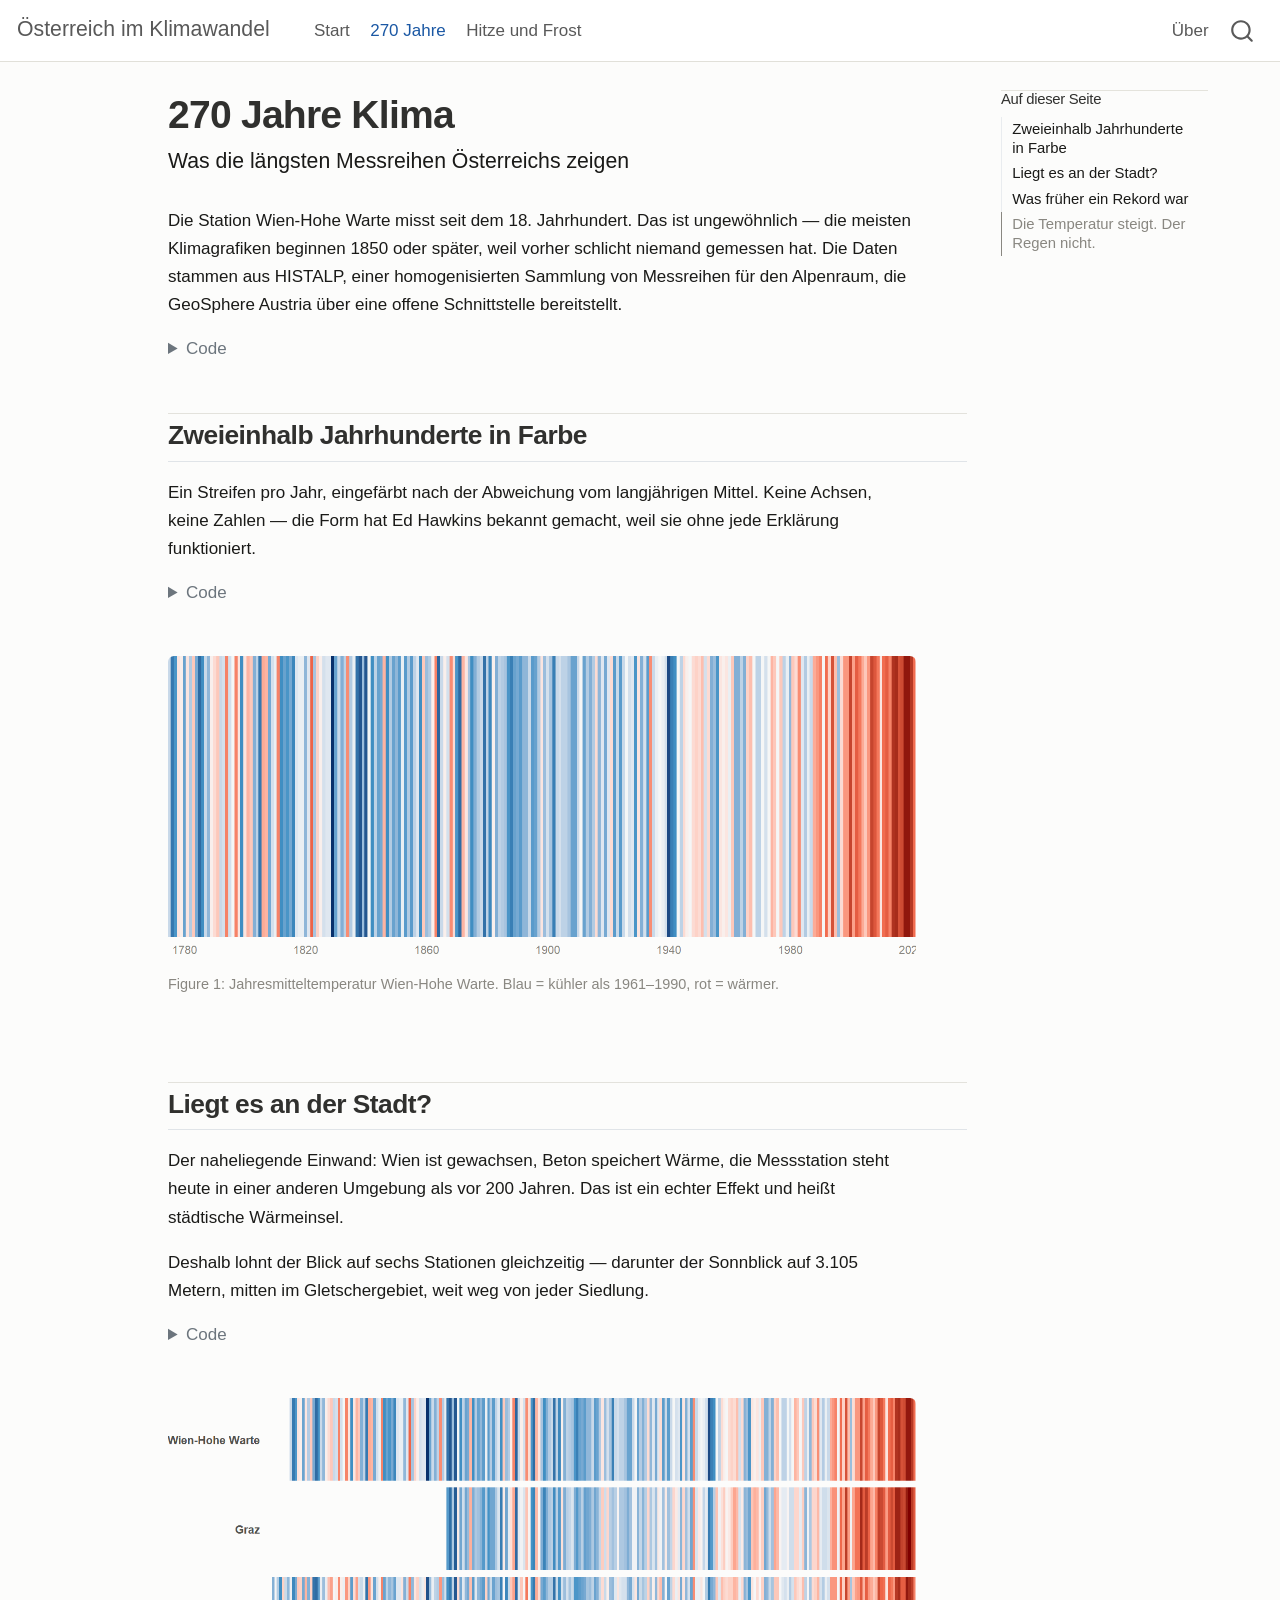
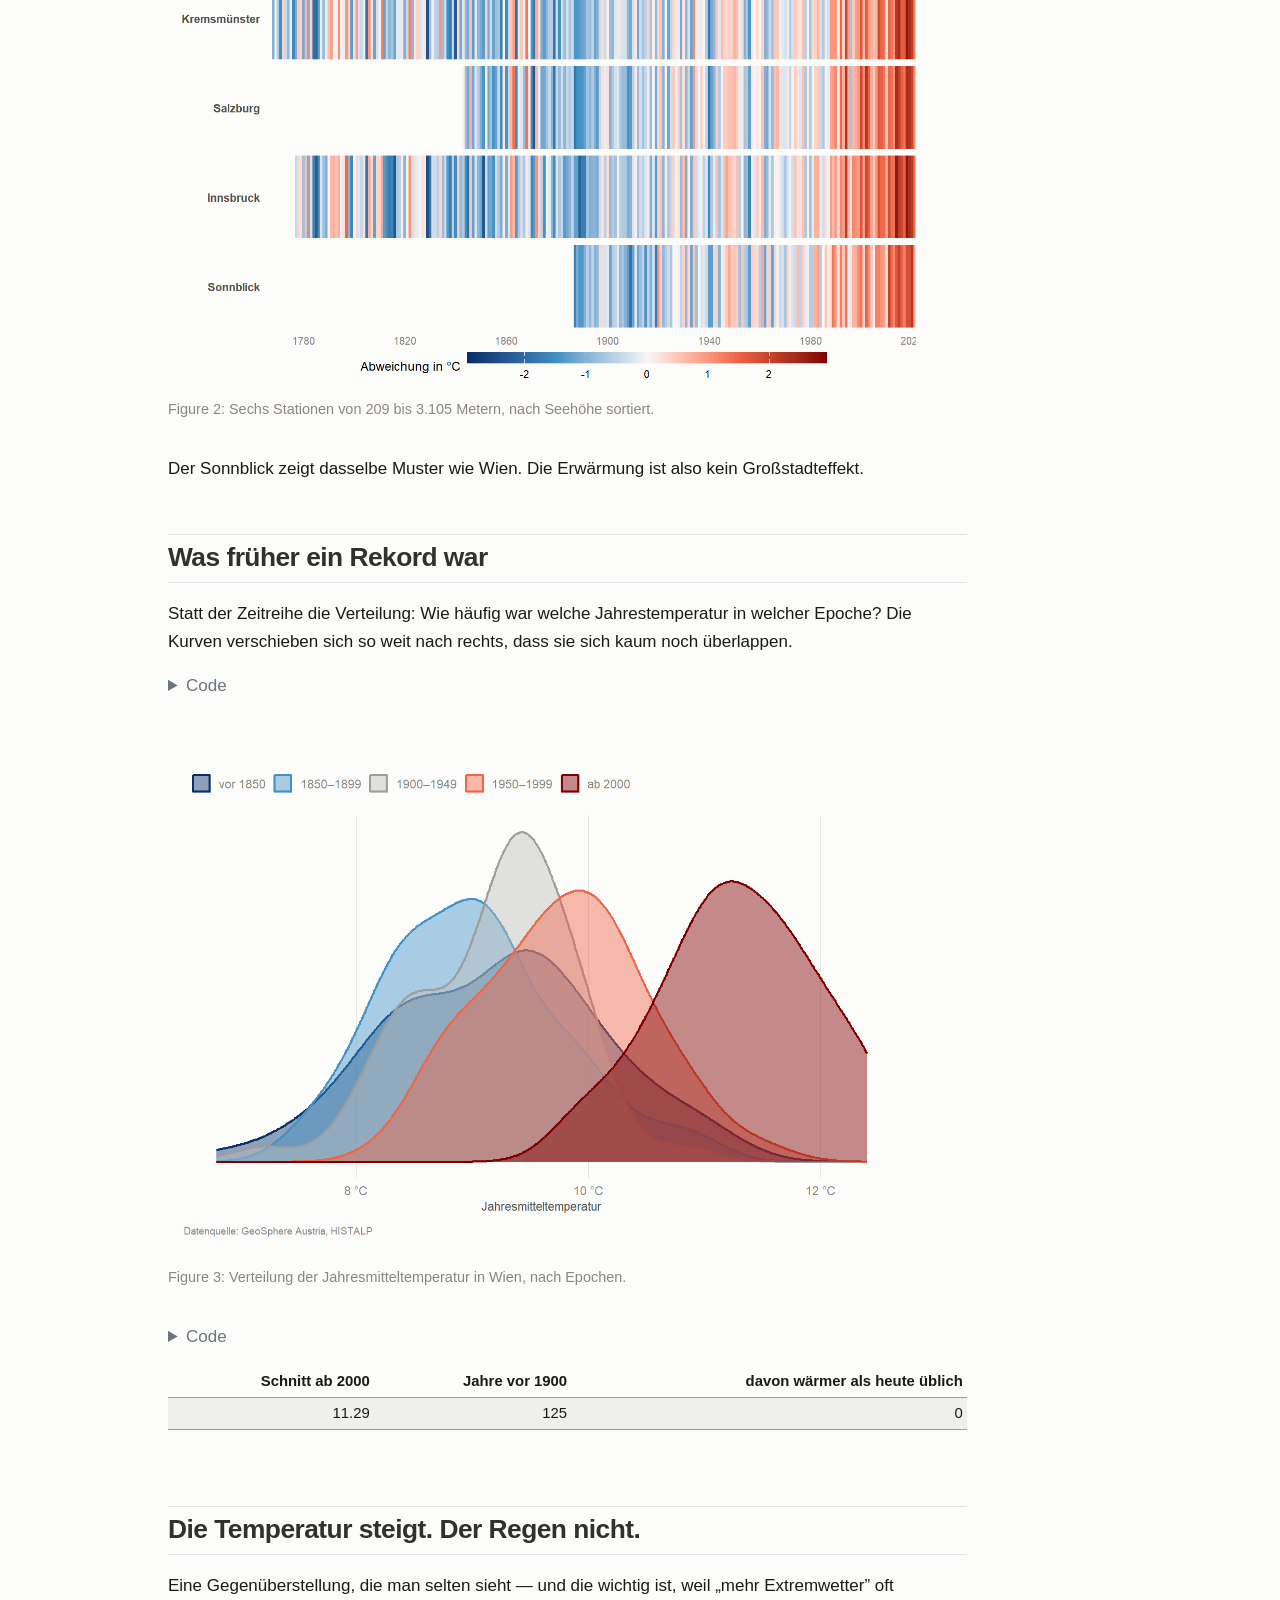
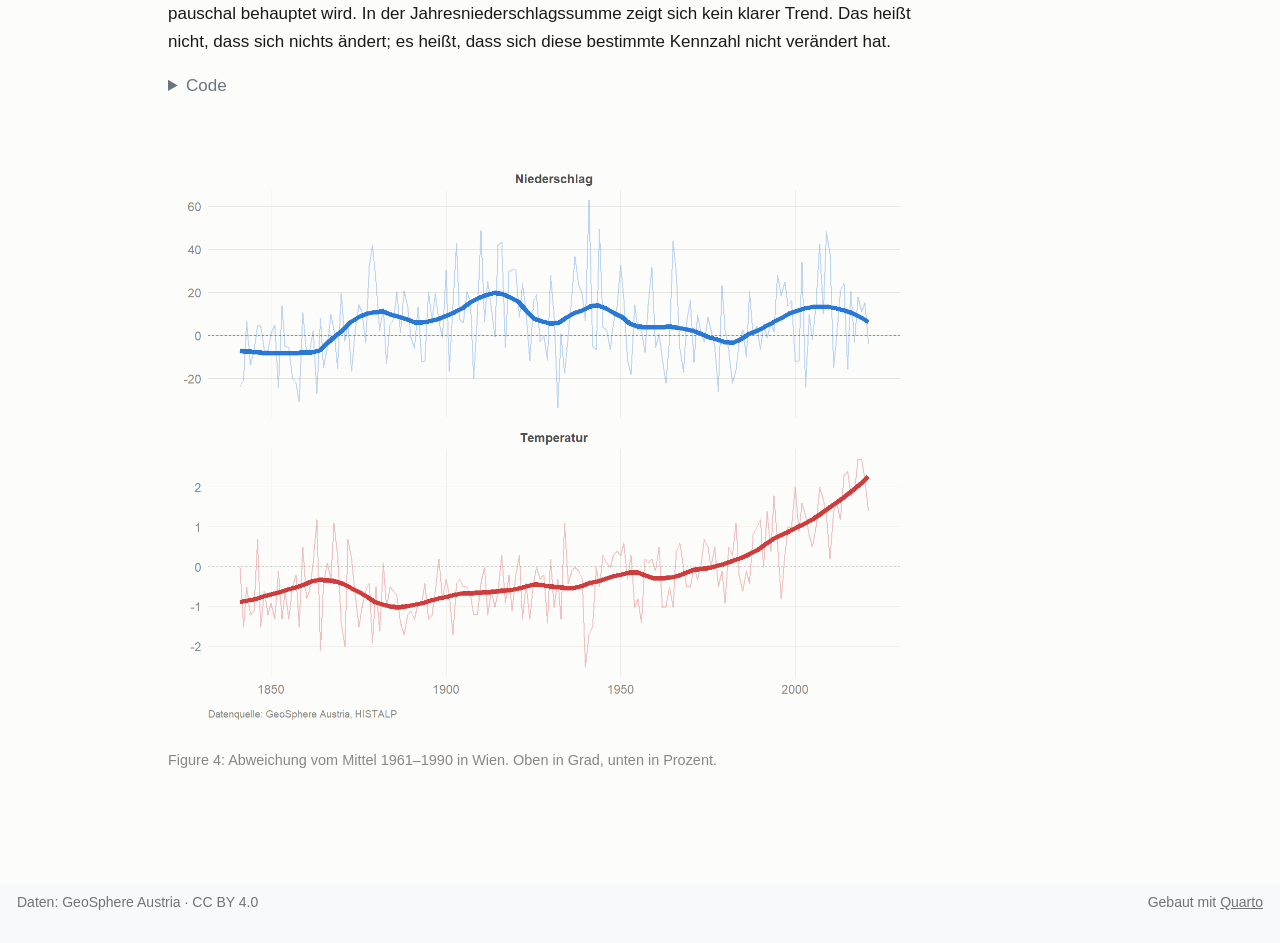
<file: klima.html>
<!DOCTYPE html>
<html xmlns="http://www.w3.org/1999/xhtml" lang="en" xml:lang="en"><head>

<meta charset="utf-8">
<meta name="generator" content="quarto-1.3.450">

<meta name="viewport" content="width=device-width, initial-scale=1.0, user-scalable=yes">


<title>Österreich im Klimawandel - 270 Jahre Klima</title>
<style>
code{white-space: pre-wrap;}
span.smallcaps{font-variant: small-caps;}
div.columns{display: flex; gap: min(4vw, 1.5em);}
div.column{flex: auto; overflow-x: auto;}
div.hanging-indent{margin-left: 1.5em; text-indent: -1.5em;}
ul.task-list{list-style: none;}
ul.task-list li input[type="checkbox"] {
  width: 0.8em;
  margin: 0 0.8em 0.2em -1em; /* quarto-specific, see https://github.com/quarto-dev/quarto-cli/issues/4556 */ 
  vertical-align: middle;
}
/* CSS for syntax highlighting */
pre > code.sourceCode { white-space: pre; position: relative; }
pre > code.sourceCode > span { display: inline-block; line-height: 1.25; }
pre > code.sourceCode > span:empty { height: 1.2em; }
.sourceCode { overflow: visible; }
code.sourceCode > span { color: inherit; text-decoration: inherit; }
div.sourceCode { margin: 1em 0; }
pre.sourceCode { margin: 0; }
@media screen {
div.sourceCode { overflow: auto; }
}
@media print {
pre > code.sourceCode { white-space: pre-wrap; }
pre > code.sourceCode > span { text-indent: -5em; padding-left: 5em; }
}
pre.numberSource code
  { counter-reset: source-line 0; }
pre.numberSource code > span
  { position: relative; left: -4em; counter-increment: source-line; }
pre.numberSource code > span > a:first-child::before
  { content: counter(source-line);
    position: relative; left: -1em; text-align: right; vertical-align: baseline;
    border: none; display: inline-block;
    -webkit-touch-callout: none; -webkit-user-select: none;
    -khtml-user-select: none; -moz-user-select: none;
    -ms-user-select: none; user-select: none;
    padding: 0 4px; width: 4em;
  }
pre.numberSource { margin-left: 3em;  padding-left: 4px; }
div.sourceCode
  {   }
@media screen {
pre > code.sourceCode > span > a:first-child::before { text-decoration: underline; }
}
</style>


<script src="site_libs/quarto-nav/quarto-nav.js"></script>
<script src="site_libs/quarto-nav/headroom.min.js"></script>
<script src="site_libs/clipboard/clipboard.min.js"></script>
<script src="site_libs/quarto-search/autocomplete.umd.js"></script>
<script src="site_libs/quarto-search/fuse.min.js"></script>
<script src="site_libs/quarto-search/quarto-search.js"></script>
<meta name="quarto:offset" content="./">
<script src="site_libs/quarto-html/quarto.js"></script>
<script src="site_libs/quarto-html/popper.min.js"></script>
<script src="site_libs/quarto-html/tippy.umd.min.js"></script>
<script src="site_libs/quarto-html/anchor.min.js"></script>
<link href="site_libs/quarto-html/tippy.css" rel="stylesheet">
<link href="site_libs/quarto-html/quarto-syntax-highlighting.css" rel="stylesheet" id="quarto-text-highlighting-styles">
<script src="site_libs/bootstrap/bootstrap.min.js"></script>
<link href="site_libs/bootstrap/bootstrap-icons.css" rel="stylesheet">
<link href="site_libs/bootstrap/bootstrap.min.css" rel="stylesheet" id="quarto-bootstrap" data-mode="light">
<script id="quarto-search-options" type="application/json">{
  "location": "navbar",
  "copy-button": false,
  "collapse-after": 3,
  "panel-placement": "end",
  "type": "overlay",
  "limit": 20,
  "language": {
    "search-no-results-text": "No results",
    "search-matching-documents-text": "matching documents",
    "search-copy-link-title": "Copy link to search",
    "search-hide-matches-text": "Hide additional matches",
    "search-more-match-text": "more match in this document",
    "search-more-matches-text": "more matches in this document",
    "search-clear-button-title": "Clear",
    "search-detached-cancel-button-title": "Cancel",
    "search-submit-button-title": "Submit",
    "search-label": "Search"
  }
}</script>
<style>html{ scroll-behavior: smooth; }</style>


<link rel="stylesheet" href="styles.css">
</head>

<body class="nav-fixed">

<div id="quarto-search-results"></div>
  <header id="quarto-header" class="headroom fixed-top">
    <nav class="navbar navbar-expand-lg navbar-dark ">
      <div class="navbar-container container-fluid">
      <div class="navbar-brand-container">
    <a class="navbar-brand" href="./index.html">
    <span class="navbar-title">Österreich im Klimawandel</span>
    </a>
  </div>
            <div id="quarto-search" class="" title="Search"></div>
          <button class="navbar-toggler" type="button" data-bs-toggle="collapse" data-bs-target="#navbarCollapse" aria-controls="navbarCollapse" aria-expanded="false" aria-label="Toggle navigation" onclick="if (window.quartoToggleHeadroom) { window.quartoToggleHeadroom(); }">
  <span class="navbar-toggler-icon"></span>
</button>
          <div class="collapse navbar-collapse" id="navbarCollapse">
            <ul class="navbar-nav navbar-nav-scroll me-auto">
  <li class="nav-item">
    <a class="nav-link" href="./index.html" rel="" target="">
 <span class="menu-text">Start</span></a>
  </li>  
  <li class="nav-item">
    <a class="nav-link active" href="./klima.html" rel="" target="" aria-current="page">
 <span class="menu-text">270 Jahre</span></a>
  </li>  
  <li class="nav-item">
    <a class="nav-link" href="./extreme.html" rel="" target="">
 <span class="menu-text">Hitze und Frost</span></a>
  </li>  
</ul>
            <ul class="navbar-nav navbar-nav-scroll ms-auto">
  <li class="nav-item">
    <a class="nav-link" href="./ueber.html" rel="" target="">
 <span class="menu-text">Über</span></a>
  </li>  
</ul>
            <div class="quarto-navbar-tools">
</div>
          </div> <!-- /navcollapse -->
      </div> <!-- /container-fluid -->
    </nav>
</header>
<!-- content -->
<div id="quarto-content" class="quarto-container page-columns page-rows-contents page-layout-article page-navbar">
<!-- sidebar -->
<!-- margin-sidebar -->
    <div id="quarto-margin-sidebar" class="sidebar margin-sidebar">
        <nav id="TOC" role="doc-toc" class="toc-active">
    <h2 id="toc-title">Auf dieser Seite</h2>
   
  <ul class="collapse">
  <li><a href="#zweieinhalb-jahrhunderte-in-farbe" id="toc-zweieinhalb-jahrhunderte-in-farbe" class="nav-link active" data-scroll-target="#zweieinhalb-jahrhunderte-in-farbe">Zweieinhalb Jahrhunderte in Farbe</a></li>
  <li><a href="#liegt-es-an-der-stadt" id="toc-liegt-es-an-der-stadt" class="nav-link" data-scroll-target="#liegt-es-an-der-stadt">Liegt es an der Stadt?</a></li>
  <li><a href="#was-früher-ein-rekord-war" id="toc-was-früher-ein-rekord-war" class="nav-link" data-scroll-target="#was-früher-ein-rekord-war">Was früher ein Rekord war</a></li>
  <li><a href="#die-temperatur-steigt.-der-regen-nicht." id="toc-die-temperatur-steigt.-der-regen-nicht." class="nav-link" data-scroll-target="#die-temperatur-steigt.-der-regen-nicht.">Die Temperatur steigt. Der Regen nicht.</a></li>
  </ul>
</nav>
    </div>
<!-- main -->
<main class="content" id="quarto-document-content">

<header id="title-block-header" class="quarto-title-block default">
<div class="quarto-title">
<h1 class="title">270 Jahre Klima</h1>
<p class="subtitle lead">Was die längsten Messreihen Österreichs zeigen</p>
</div>



<div class="quarto-title-meta">

    
  
    
  </div>
  

</header>

<p>Die Station Wien-Hohe Warte misst seit dem 18. Jahrhundert. Das ist ungewöhnlich — die meisten Klimagrafiken beginnen 1850 oder später, weil vorher schlicht niemand gemessen hat. Die Daten stammen aus HISTALP, einer homogenisierten Sammlung von Messreihen für den Alpenraum, die GeoSphere Austria über eine offene Schnittstelle bereitstellt.</p>
<div class="cell">
<details>
<summary>Code</summary>
<div class="sourceCode cell-code" id="cb1"><pre class="sourceCode r code-with-copy"><code class="sourceCode r"><span id="cb1-1"><a href="#cb1-1" aria-hidden="true" tabindex="-1"></a>referenz <span class="ot">&lt;-</span> <span class="fu">c</span>(<span class="dv">1961</span>, <span class="dv">1990</span>)   <span class="co"># WMO-Standardperiode</span></span>
<span id="cb1-2"><a href="#cb1-2" aria-hidden="true" tabindex="-1"></a></span>
<span id="cb1-3"><a href="#cb1-3" aria-hidden="true" tabindex="-1"></a>roh <span class="ot">&lt;-</span> <span class="fu">histalp_holen</span>(HISTALP_STATIONEN<span class="sc">$</span>station_id, <span class="fu">c</span>(<span class="st">"T01"</span>, <span class="st">"R01"</span>))</span>
<span id="cb1-4"><a href="#cb1-4" aria-hidden="true" tabindex="-1"></a></span>
<span id="cb1-5"><a href="#cb1-5" aria-hidden="true" tabindex="-1"></a>klima <span class="ot">&lt;-</span> roh <span class="sc">|&gt;</span></span>
<span id="cb1-6"><a href="#cb1-6" aria-hidden="true" tabindex="-1"></a>  <span class="fu">rename_with</span>(tolower) <span class="sc">|&gt;</span></span>
<span id="cb1-7"><a href="#cb1-7" aria-hidden="true" tabindex="-1"></a>  <span class="fu">mutate</span>(<span class="at">jahr =</span> <span class="fu">as.integer</span>(<span class="fu">substr</span>(<span class="fu">as.character</span>(time), <span class="dv">1</span>, <span class="dv">4</span>)),</span>
<span id="cb1-8"><a href="#cb1-8" aria-hidden="true" tabindex="-1"></a>         <span class="at">station_id =</span> <span class="fu">as.integer</span>(station)) <span class="sc">|&gt;</span></span>
<span id="cb1-9"><a href="#cb1-9" aria-hidden="true" tabindex="-1"></a>  <span class="co"># Rohspalte entfernen, sonst kollidiert sie beim Join mit dem Klarnamen</span></span>
<span id="cb1-10"><a href="#cb1-10" aria-hidden="true" tabindex="-1"></a>  <span class="fu">select</span>(<span class="sc">-</span>station) <span class="sc">|&gt;</span></span>
<span id="cb1-11"><a href="#cb1-11" aria-hidden="true" tabindex="-1"></a>  <span class="fu">left_join</span>(HISTALP_STATIONEN, <span class="at">by =</span> <span class="st">"station_id"</span>) <span class="sc">|&gt;</span></span>
<span id="cb1-12"><a href="#cb1-12" aria-hidden="true" tabindex="-1"></a>  <span class="fu">select</span>(jahr, station, hoehe, <span class="at">temperatur =</span> t01, <span class="at">niederschlag =</span> r01) <span class="sc">|&gt;</span></span>
<span id="cb1-13"><a href="#cb1-13" aria-hidden="true" tabindex="-1"></a>  <span class="fu">filter</span>(<span class="sc">!</span><span class="fu">is.na</span>(jahr)) <span class="sc">|&gt;</span></span>
<span id="cb1-14"><a href="#cb1-14" aria-hidden="true" tabindex="-1"></a>  <span class="fu">group_by</span>(station) <span class="sc">|&gt;</span></span>
<span id="cb1-15"><a href="#cb1-15" aria-hidden="true" tabindex="-1"></a>  <span class="fu">mutate</span>(<span class="at">basis =</span> <span class="fu">mean</span>(temperatur[<span class="fu">between</span>(jahr, referenz[<span class="dv">1</span>], referenz[<span class="dv">2</span>])],</span>
<span id="cb1-16"><a href="#cb1-16" aria-hidden="true" tabindex="-1"></a>                      <span class="at">na.rm =</span> <span class="cn">TRUE</span>),</span>
<span id="cb1-17"><a href="#cb1-17" aria-hidden="true" tabindex="-1"></a>         <span class="at">abweichung =</span> temperatur <span class="sc">-</span> basis) <span class="sc">|&gt;</span></span>
<span id="cb1-18"><a href="#cb1-18" aria-hidden="true" tabindex="-1"></a>  <span class="fu">ungroup</span>()</span>
<span id="cb1-19"><a href="#cb1-19" aria-hidden="true" tabindex="-1"></a></span>
<span id="cb1-20"><a href="#cb1-20" aria-hidden="true" tabindex="-1"></a>wien <span class="ot">&lt;-</span> klima <span class="sc">|&gt;</span> <span class="fu">filter</span>(station <span class="sc">==</span> <span class="st">"Wien-Hohe Warte"</span>, <span class="sc">!</span><span class="fu">is.na</span>(temperatur))</span></code><button title="Copy to Clipboard" class="code-copy-button"><i class="bi"></i></button></pre></div>
</details>
</div>
<section id="zweieinhalb-jahrhunderte-in-farbe" class="level2">
<h2 class="anchored" data-anchor-id="zweieinhalb-jahrhunderte-in-farbe">Zweieinhalb Jahrhunderte in Farbe</h2>
<p>Ein Streifen pro Jahr, eingefärbt nach der Abweichung vom langjährigen Mittel. Keine Achsen, keine Zahlen — die Form hat Ed Hawkins bekannt gemacht, weil sie ohne jede Erklärung funktioniert.</p>
<div class="cell">
<details>
<summary>Code</summary>
<div class="sourceCode cell-code" id="cb2"><pre class="sourceCode r code-with-copy"><code class="sourceCode r"><span id="cb2-1"><a href="#cb2-1" aria-hidden="true" tabindex="-1"></a>g <span class="ot">&lt;-</span> <span class="fu">max</span>(<span class="fu">abs</span>(wien<span class="sc">$</span>abweichung), <span class="at">na.rm =</span> <span class="cn">TRUE</span>)</span>
<span id="cb2-2"><a href="#cb2-2" aria-hidden="true" tabindex="-1"></a></span>
<span id="cb2-3"><a href="#cb2-3" aria-hidden="true" tabindex="-1"></a><span class="fu">ggplot</span>(wien, <span class="fu">aes</span>(jahr, <span class="dv">1</span>, <span class="at">fill =</span> abweichung)) <span class="sc">+</span></span>
<span id="cb2-4"><a href="#cb2-4" aria-hidden="true" tabindex="-1"></a>  <span class="fu">geom_tile</span>(<span class="at">width =</span> <span class="dv">1</span>, <span class="at">height =</span> <span class="dv">1</span>) <span class="sc">+</span></span>
<span id="cb2-5"><a href="#cb2-5" aria-hidden="true" tabindex="-1"></a>  <span class="fu">scale_fill_gradientn</span>(<span class="at">colours =</span> STRIPES, <span class="at">limits =</span> <span class="fu">c</span>(<span class="sc">-</span>g, g), <span class="at">guide =</span> <span class="st">"none"</span>) <span class="sc">+</span></span>
<span id="cb2-6"><a href="#cb2-6" aria-hidden="true" tabindex="-1"></a>  <span class="fu">scale_x_continuous</span>(<span class="at">expand =</span> <span class="fu">c</span>(<span class="dv">0</span>, <span class="dv">0</span>), <span class="at">breaks =</span> <span class="fu">seq</span>(<span class="dv">1780</span>, <span class="dv">2020</span>, <span class="dv">40</span>)) <span class="sc">+</span></span>
<span id="cb2-7"><a href="#cb2-7" aria-hidden="true" tabindex="-1"></a>  <span class="fu">scale_y_continuous</span>(<span class="at">expand =</span> <span class="fu">c</span>(<span class="dv">0</span>, <span class="dv">0</span>)) <span class="sc">+</span></span>
<span id="cb2-8"><a href="#cb2-8" aria-hidden="true" tabindex="-1"></a>  <span class="fu">theme_void</span>(<span class="at">base_family =</span> <span class="st">"sans"</span>) <span class="sc">+</span></span>
<span id="cb2-9"><a href="#cb2-9" aria-hidden="true" tabindex="-1"></a>  <span class="fu">theme</span>(<span class="at">axis.text.x =</span> <span class="fu">element_text</span>(<span class="at">size =</span> <span class="dv">10</span>, <span class="at">color =</span> INK_MUT,</span>
<span id="cb2-10"><a href="#cb2-10" aria-hidden="true" tabindex="-1"></a>                                   <span class="at">margin =</span> <span class="fu">margin</span>(<span class="at">t =</span> <span class="dv">6</span>)),</span>
<span id="cb2-11"><a href="#cb2-11" aria-hidden="true" tabindex="-1"></a>        <span class="at">plot.background =</span> <span class="fu">element_rect</span>(<span class="at">fill =</span> SURFACE, <span class="at">color =</span> <span class="cn">NA</span>))</span></code><button title="Copy to Clipboard" class="code-copy-button"><i class="bi"></i></button></pre></div>
</details>
<div class="cell-output-display">
<div id="fig-stripes" class="quarto-figure quarto-figure-center anchored">
<figure class="figure">
<p><img src="klima_files/figure-html/fig-stripes-1.png" class="img-fluid figure-img"></p>
<figcaption class="figure-caption">Figure&nbsp;1: Jahresmitteltemperatur Wien-Hohe Warte. Blau = kühler als 1961–1990, rot = wärmer.</figcaption>
</figure>
</div>
</div>
</div>
</section>
<section id="liegt-es-an-der-stadt" class="level2">
<h2 class="anchored" data-anchor-id="liegt-es-an-der-stadt">Liegt es an der Stadt?</h2>
<p>Der naheliegende Einwand: Wien ist gewachsen, Beton speichert Wärme, die Messstation steht heute in einer anderen Umgebung als vor 200 Jahren. Das ist ein echter Effekt und heißt städtische Wärmeinsel.</p>
<p>Deshalb lohnt der Blick auf sechs Stationen gleichzeitig — darunter der Sonnblick auf 3.105 Metern, mitten im Gletschergebiet, weit weg von jeder Siedlung.</p>
<div class="cell">
<details>
<summary>Code</summary>
<div class="sourceCode cell-code" id="cb3"><pre class="sourceCode r code-with-copy"><code class="sourceCode r"><span id="cb3-1"><a href="#cb3-1" aria-hidden="true" tabindex="-1"></a>alle <span class="ot">&lt;-</span> klima <span class="sc">|&gt;</span></span>
<span id="cb3-2"><a href="#cb3-2" aria-hidden="true" tabindex="-1"></a>  <span class="fu">filter</span>(<span class="sc">!</span><span class="fu">is.na</span>(abweichung)) <span class="sc">|&gt;</span></span>
<span id="cb3-3"><a href="#cb3-3" aria-hidden="true" tabindex="-1"></a>  <span class="fu">mutate</span>(<span class="at">station =</span> <span class="fu">fct_reorder</span>(station, hoehe))</span>
<span id="cb3-4"><a href="#cb3-4" aria-hidden="true" tabindex="-1"></a></span>
<span id="cb3-5"><a href="#cb3-5" aria-hidden="true" tabindex="-1"></a>g2 <span class="ot">&lt;-</span> <span class="fu">max</span>(<span class="fu">abs</span>(alle<span class="sc">$</span>abweichung), <span class="at">na.rm =</span> <span class="cn">TRUE</span>)</span>
<span id="cb3-6"><a href="#cb3-6" aria-hidden="true" tabindex="-1"></a></span>
<span id="cb3-7"><a href="#cb3-7" aria-hidden="true" tabindex="-1"></a><span class="fu">ggplot</span>(alle, <span class="fu">aes</span>(jahr, <span class="dv">1</span>, <span class="at">fill =</span> abweichung)) <span class="sc">+</span></span>
<span id="cb3-8"><a href="#cb3-8" aria-hidden="true" tabindex="-1"></a>  <span class="fu">geom_tile</span>(<span class="at">width =</span> <span class="dv">1</span>, <span class="at">height =</span> <span class="dv">1</span>) <span class="sc">+</span></span>
<span id="cb3-9"><a href="#cb3-9" aria-hidden="true" tabindex="-1"></a>  <span class="fu">facet_wrap</span>(<span class="sc">~</span>station, <span class="at">ncol =</span> <span class="dv">1</span>, <span class="at">strip.position =</span> <span class="st">"left"</span>) <span class="sc">+</span></span>
<span id="cb3-10"><a href="#cb3-10" aria-hidden="true" tabindex="-1"></a>  <span class="fu">scale_fill_gradientn</span>(<span class="at">colours =</span> STRIPES, <span class="at">limits =</span> <span class="fu">c</span>(<span class="sc">-</span>g2, g2),</span>
<span id="cb3-11"><a href="#cb3-11" aria-hidden="true" tabindex="-1"></a>                       <span class="at">name =</span> <span class="st">"Abweichung in °C"</span>) <span class="sc">+</span></span>
<span id="cb3-12"><a href="#cb3-12" aria-hidden="true" tabindex="-1"></a>  <span class="fu">scale_x_continuous</span>(<span class="at">expand =</span> <span class="fu">c</span>(<span class="dv">0</span>, <span class="dv">0</span>), <span class="at">breaks =</span> <span class="fu">seq</span>(<span class="dv">1780</span>, <span class="dv">2020</span>, <span class="dv">40</span>)) <span class="sc">+</span></span>
<span id="cb3-13"><a href="#cb3-13" aria-hidden="true" tabindex="-1"></a>  <span class="fu">scale_y_continuous</span>(<span class="at">expand =</span> <span class="fu">c</span>(<span class="dv">0</span>, <span class="dv">0</span>)) <span class="sc">+</span></span>
<span id="cb3-14"><a href="#cb3-14" aria-hidden="true" tabindex="-1"></a>  <span class="fu">theme_void</span>(<span class="at">base_family =</span> <span class="st">"sans"</span>) <span class="sc">+</span></span>
<span id="cb3-15"><a href="#cb3-15" aria-hidden="true" tabindex="-1"></a>  <span class="fu">theme</span>(</span>
<span id="cb3-16"><a href="#cb3-16" aria-hidden="true" tabindex="-1"></a>    <span class="at">strip.text.y.left =</span> <span class="fu">element_text</span>(<span class="at">angle =</span> <span class="dv">0</span>, <span class="at">hjust =</span> <span class="dv">1</span>, <span class="at">size =</span> <span class="dv">10</span>,</span>
<span id="cb3-17"><a href="#cb3-17" aria-hidden="true" tabindex="-1"></a>                                     <span class="at">face =</span> <span class="st">"bold"</span>, <span class="at">color =</span> INK_2,</span>
<span id="cb3-18"><a href="#cb3-18" aria-hidden="true" tabindex="-1"></a>                                     <span class="at">margin =</span> <span class="fu">margin</span>(<span class="at">r =</span> <span class="dv">10</span>)),</span>
<span id="cb3-19"><a href="#cb3-19" aria-hidden="true" tabindex="-1"></a>    <span class="at">axis.text.x      =</span> <span class="fu">element_text</span>(<span class="at">size =</span> <span class="dv">9</span>, <span class="at">color =</span> INK_MUT,</span>
<span id="cb3-20"><a href="#cb3-20" aria-hidden="true" tabindex="-1"></a>                                    <span class="at">margin =</span> <span class="fu">margin</span>(<span class="at">t =</span> <span class="dv">6</span>)),</span>
<span id="cb3-21"><a href="#cb3-21" aria-hidden="true" tabindex="-1"></a>    <span class="at">legend.position  =</span> <span class="st">"bottom"</span>,</span>
<span id="cb3-22"><a href="#cb3-22" aria-hidden="true" tabindex="-1"></a>    <span class="at">legend.key.width =</span> <span class="fu">unit</span>(<span class="fl">2.2</span>, <span class="st">"cm"</span>),</span>
<span id="cb3-23"><a href="#cb3-23" aria-hidden="true" tabindex="-1"></a>    <span class="at">legend.key.height =</span> <span class="fu">unit</span>(<span class="fl">0.35</span>, <span class="st">"cm"</span>),</span>
<span id="cb3-24"><a href="#cb3-24" aria-hidden="true" tabindex="-1"></a>    <span class="at">plot.background  =</span> <span class="fu">element_rect</span>(<span class="at">fill =</span> SURFACE, <span class="at">color =</span> <span class="cn">NA</span>))</span></code><button title="Copy to Clipboard" class="code-copy-button"><i class="bi"></i></button></pre></div>
</details>
<div class="cell-output-display">
<div id="fig-alle-stationen" class="quarto-figure quarto-figure-center anchored">
<figure class="figure">
<p><img src="klima_files/figure-html/fig-alle-stationen-1.png" class="img-fluid figure-img"></p>
<figcaption class="figure-caption">Figure&nbsp;2: Sechs Stationen von 209 bis 3.105 Metern, nach Seehöhe sortiert.</figcaption>
</figure>
</div>
</div>
</div>
<p>Der Sonnblick zeigt dasselbe Muster wie Wien. Die Erwärmung ist also kein Großstadteffekt.</p>
</section>
<section id="was-früher-ein-rekord-war" class="level2">
<h2 class="anchored" data-anchor-id="was-früher-ein-rekord-war">Was früher ein Rekord war</h2>
<p>Statt der Zeitreihe die Verteilung: Wie häufig war welche Jahrestemperatur in welcher Epoche? Die Kurven verschieben sich so weit nach rechts, dass sie sich kaum noch überlappen.</p>
<div class="cell">
<details>
<summary>Code</summary>
<div class="sourceCode cell-code" id="cb4"><pre class="sourceCode r code-with-copy"><code class="sourceCode r"><span id="cb4-1"><a href="#cb4-1" aria-hidden="true" tabindex="-1"></a>epochen <span class="ot">&lt;-</span> wien <span class="sc">|&gt;</span></span>
<span id="cb4-2"><a href="#cb4-2" aria-hidden="true" tabindex="-1"></a>  <span class="fu">mutate</span>(<span class="at">epoche =</span> <span class="fu">case_when</span>(</span>
<span id="cb4-3"><a href="#cb4-3" aria-hidden="true" tabindex="-1"></a>    jahr <span class="sc">&lt;</span> <span class="dv">1850</span> <span class="sc">~</span> <span class="st">"vor 1850"</span>,</span>
<span id="cb4-4"><a href="#cb4-4" aria-hidden="true" tabindex="-1"></a>    jahr <span class="sc">&lt;</span> <span class="dv">1900</span> <span class="sc">~</span> <span class="st">"1850–1899"</span>,</span>
<span id="cb4-5"><a href="#cb4-5" aria-hidden="true" tabindex="-1"></a>    jahr <span class="sc">&lt;</span> <span class="dv">1950</span> <span class="sc">~</span> <span class="st">"1900–1949"</span>,</span>
<span id="cb4-6"><a href="#cb4-6" aria-hidden="true" tabindex="-1"></a>    jahr <span class="sc">&lt;</span> <span class="dv">2000</span> <span class="sc">~</span> <span class="st">"1950–1999"</span>,</span>
<span id="cb4-7"><a href="#cb4-7" aria-hidden="true" tabindex="-1"></a>    <span class="cn">TRUE</span>        <span class="sc">~</span> <span class="st">"ab 2000"</span>) <span class="sc">|&gt;</span></span>
<span id="cb4-8"><a href="#cb4-8" aria-hidden="true" tabindex="-1"></a>      <span class="fu">factor</span>(<span class="at">levels =</span> <span class="fu">c</span>(<span class="st">"vor 1850"</span>, <span class="st">"1850–1899"</span>, <span class="st">"1900–1949"</span>,</span>
<span id="cb4-9"><a href="#cb4-9" aria-hidden="true" tabindex="-1"></a>                        <span class="st">"1950–1999"</span>, <span class="st">"ab 2000"</span>)))</span>
<span id="cb4-10"><a href="#cb4-10" aria-hidden="true" tabindex="-1"></a></span>
<span id="cb4-11"><a href="#cb4-11" aria-hidden="true" tabindex="-1"></a><span class="fu">ggplot</span>(epochen, <span class="fu">aes</span>(temperatur, <span class="at">fill =</span> epoche, <span class="at">color =</span> epoche)) <span class="sc">+</span></span>
<span id="cb4-12"><a href="#cb4-12" aria-hidden="true" tabindex="-1"></a>  <span class="fu">geom_density</span>(<span class="at">alpha =</span> <span class="fl">0.45</span>, <span class="at">linewidth =</span> <span class="dv">1</span>) <span class="sc">+</span></span>
<span id="cb4-13"><a href="#cb4-13" aria-hidden="true" tabindex="-1"></a>  <span class="fu">scale_fill_manual</span>(<span class="at">values =</span> <span class="fu">c</span>(<span class="st">"#08306b"</span>, <span class="st">"#4292c6"</span>, <span class="st">"#bdbdbd"</span>,</span>
<span id="cb4-14"><a href="#cb4-14" aria-hidden="true" tabindex="-1"></a>                               <span class="st">"#ef6548"</span>, <span class="st">"#7f0000"</span>), <span class="at">name =</span> <span class="cn">NULL</span>) <span class="sc">+</span></span>
<span id="cb4-15"><a href="#cb4-15" aria-hidden="true" tabindex="-1"></a>  <span class="fu">scale_color_manual</span>(<span class="at">values =</span> <span class="fu">c</span>(<span class="st">"#08306b"</span>, <span class="st">"#4292c6"</span>, <span class="st">"#9e9e9e"</span>,</span>
<span id="cb4-16"><a href="#cb4-16" aria-hidden="true" tabindex="-1"></a>                                <span class="st">"#ef6548"</span>, <span class="st">"#7f0000"</span>), <span class="at">name =</span> <span class="cn">NULL</span>) <span class="sc">+</span></span>
<span id="cb4-17"><a href="#cb4-17" aria-hidden="true" tabindex="-1"></a>  <span class="fu">scale_x_continuous</span>(<span class="at">labels =</span> \(x) <span class="fu">paste0</span>(x, <span class="st">" °C"</span>)) <span class="sc">+</span></span>
<span id="cb4-18"><a href="#cb4-18" aria-hidden="true" tabindex="-1"></a>  <span class="fu">labs</span>(<span class="at">x =</span> <span class="st">"Jahresmitteltemperatur"</span>, <span class="at">y =</span> <span class="cn">NULL</span>, <span class="at">caption =</span> QUELLE_GEO) <span class="sc">+</span></span>
<span id="cb4-19"><a href="#cb4-19" aria-hidden="true" tabindex="-1"></a>  <span class="fu">theme_at</span>() <span class="sc">+</span></span>
<span id="cb4-20"><a href="#cb4-20" aria-hidden="true" tabindex="-1"></a>  <span class="fu">theme</span>(<span class="at">axis.text.y =</span> <span class="fu">element_blank</span>(),</span>
<span id="cb4-21"><a href="#cb4-21" aria-hidden="true" tabindex="-1"></a>        <span class="at">panel.grid.major.y =</span> <span class="fu">element_blank</span>())</span></code><button title="Copy to Clipboard" class="code-copy-button"><i class="bi"></i></button></pre></div>
</details>
<div class="cell-output-display">
<div id="fig-verteilung" class="quarto-figure quarto-figure-center anchored">
<figure class="figure">
<p><img src="klima_files/figure-html/fig-verteilung-1.png" class="img-fluid figure-img"></p>
<figcaption class="figure-caption">Figure&nbsp;3: Verteilung der Jahresmitteltemperatur in Wien, nach Epochen.</figcaption>
</figure>
</div>
</div>
</div>
<div class="cell">
<details>
<summary>Code</summary>
<div class="sourceCode cell-code" id="cb5"><pre class="sourceCode r code-with-copy"><code class="sourceCode r"><span id="cb5-1"><a href="#cb5-1" aria-hidden="true" tabindex="-1"></a>schnitt_heute <span class="ot">&lt;-</span> <span class="fu">mean</span>(epochen<span class="sc">$</span>temperatur[epochen<span class="sc">$</span>jahr <span class="sc">&gt;=</span> <span class="dv">2000</span>], <span class="at">na.rm =</span> <span class="cn">TRUE</span>)</span>
<span id="cb5-2"><a href="#cb5-2" aria-hidden="true" tabindex="-1"></a>frueher <span class="ot">&lt;-</span> epochen <span class="sc">|&gt;</span> <span class="fu">filter</span>(jahr <span class="sc">&lt;</span> <span class="dv">1900</span>)</span>
<span id="cb5-3"><a href="#cb5-3" aria-hidden="true" tabindex="-1"></a></span>
<span id="cb5-4"><a href="#cb5-4" aria-hidden="true" tabindex="-1"></a><span class="fu">tibble</span>(</span>
<span id="cb5-5"><a href="#cb5-5" aria-hidden="true" tabindex="-1"></a>  <span class="st">`</span><span class="at">Schnitt ab 2000</span><span class="st">`</span>      <span class="ot">=</span> <span class="fu">round</span>(schnitt_heute, <span class="dv">2</span>),</span>
<span id="cb5-6"><a href="#cb5-6" aria-hidden="true" tabindex="-1"></a>  <span class="st">`</span><span class="at">Jahre vor 1900</span><span class="st">`</span>       <span class="ot">=</span> <span class="fu">nrow</span>(frueher),</span>
<span id="cb5-7"><a href="#cb5-7" aria-hidden="true" tabindex="-1"></a>  <span class="st">`</span><span class="at">davon wärmer als heute üblich</span><span class="st">`</span> <span class="ot">=</span></span>
<span id="cb5-8"><a href="#cb5-8" aria-hidden="true" tabindex="-1"></a>    <span class="fu">sum</span>(frueher<span class="sc">$</span>temperatur <span class="sc">&gt;</span> schnitt_heute, <span class="at">na.rm =</span> <span class="cn">TRUE</span>)</span>
<span id="cb5-9"><a href="#cb5-9" aria-hidden="true" tabindex="-1"></a>) <span class="sc">|&gt;</span> knitr<span class="sc">::</span><span class="fu">kable</span>()</span></code><button title="Copy to Clipboard" class="code-copy-button"><i class="bi"></i></button></pre></div>
</details>
<div class="cell-output-display">
<table class="table table-sm table-striped small">
<thead>
<tr class="header">
<th style="text-align: right;">Schnitt ab 2000</th>
<th style="text-align: right;">Jahre vor 1900</th>
<th style="text-align: right;">davon wärmer als heute üblich</th>
</tr>
</thead>
<tbody>
<tr class="odd">
<td style="text-align: right;">11.29</td>
<td style="text-align: right;">125</td>
<td style="text-align: right;">0</td>
</tr>
</tbody>
</table>
</div>
</div>
</section>
<section id="die-temperatur-steigt.-der-regen-nicht." class="level2">
<h2 class="anchored" data-anchor-id="die-temperatur-steigt.-der-regen-nicht.">Die Temperatur steigt. Der Regen nicht.</h2>
<p>Eine Gegenüberstellung, die man selten sieht — und die wichtig ist, weil „mehr Extremwetter” oft pauschal behauptet wird. In der Jahresniederschlags­summe zeigt sich kein klarer Trend. Das heißt nicht, dass sich nichts ändert; es heißt, dass sich diese bestimmte Kennzahl nicht verändert hat.</p>
<div class="cell">
<details>
<summary>Code</summary>
<div class="sourceCode cell-code" id="cb6"><pre class="sourceCode r code-with-copy"><code class="sourceCode r"><span id="cb6-1"><a href="#cb6-1" aria-hidden="true" tabindex="-1"></a>beides <span class="ot">&lt;-</span> wien <span class="sc">|&gt;</span></span>
<span id="cb6-2"><a href="#cb6-2" aria-hidden="true" tabindex="-1"></a>  <span class="fu">filter</span>(<span class="sc">!</span><span class="fu">is.na</span>(niederschlag)) <span class="sc">|&gt;</span></span>
<span id="cb6-3"><a href="#cb6-3" aria-hidden="true" tabindex="-1"></a>  <span class="fu">mutate</span>(<span class="at">basis_n =</span> <span class="fu">mean</span>(niederschlag[<span class="fu">between</span>(jahr, referenz[<span class="dv">1</span>], referenz[<span class="dv">2</span>])],</span>
<span id="cb6-4"><a href="#cb6-4" aria-hidden="true" tabindex="-1"></a>                        <span class="at">na.rm =</span> <span class="cn">TRUE</span>),</span>
<span id="cb6-5"><a href="#cb6-5" aria-hidden="true" tabindex="-1"></a>         <span class="at">Temperatur  =</span> abweichung,</span>
<span id="cb6-6"><a href="#cb6-6" aria-hidden="true" tabindex="-1"></a>         <span class="at">Niederschlag =</span> (niederschlag <span class="sc">-</span> basis_n) <span class="sc">/</span> basis_n <span class="sc">*</span> <span class="dv">100</span>) <span class="sc">|&gt;</span></span>
<span id="cb6-7"><a href="#cb6-7" aria-hidden="true" tabindex="-1"></a>  <span class="fu">select</span>(jahr, Temperatur, Niederschlag) <span class="sc">|&gt;</span></span>
<span id="cb6-8"><a href="#cb6-8" aria-hidden="true" tabindex="-1"></a>  <span class="fu">pivot_longer</span>(<span class="sc">-</span>jahr, <span class="at">names_to =</span> <span class="st">"groesse"</span>, <span class="at">values_to =</span> <span class="st">"wert"</span>)</span>
<span id="cb6-9"><a href="#cb6-9" aria-hidden="true" tabindex="-1"></a></span>
<span id="cb6-10"><a href="#cb6-10" aria-hidden="true" tabindex="-1"></a><span class="fu">ggplot</span>(beides, <span class="fu">aes</span>(jahr, wert, <span class="at">color =</span> groesse)) <span class="sc">+</span></span>
<span id="cb6-11"><a href="#cb6-11" aria-hidden="true" tabindex="-1"></a>  <span class="fu">geom_hline</span>(<span class="at">yintercept =</span> <span class="dv">0</span>, <span class="at">color =</span> INK_MUT, <span class="at">linewidth =</span> <span class="fl">0.4</span>,</span>
<span id="cb6-12"><a href="#cb6-12" aria-hidden="true" tabindex="-1"></a>             <span class="at">linetype =</span> <span class="st">"dashed"</span>) <span class="sc">+</span></span>
<span id="cb6-13"><a href="#cb6-13" aria-hidden="true" tabindex="-1"></a>  <span class="fu">geom_line</span>(<span class="at">alpha =</span> <span class="fl">0.3</span>, <span class="at">linewidth =</span> <span class="fl">0.5</span>) <span class="sc">+</span></span>
<span id="cb6-14"><a href="#cb6-14" aria-hidden="true" tabindex="-1"></a>  <span class="fu">geom_smooth</span>(<span class="at">se =</span> <span class="cn">FALSE</span>, <span class="at">method =</span> <span class="st">"loess"</span>, <span class="at">span =</span> <span class="fl">0.25</span>, <span class="at">linewidth =</span> <span class="dv">2</span>) <span class="sc">+</span></span>
<span id="cb6-15"><a href="#cb6-15" aria-hidden="true" tabindex="-1"></a>  <span class="fu">facet_wrap</span>(<span class="sc">~</span>groesse, <span class="at">ncol =</span> <span class="dv">1</span>, <span class="at">scales =</span> <span class="st">"free_y"</span>) <span class="sc">+</span></span>
<span id="cb6-16"><a href="#cb6-16" aria-hidden="true" tabindex="-1"></a>  <span class="fu">scale_color_manual</span>(<span class="at">values =</span> <span class="fu">c</span>(<span class="at">Temperatur =</span> DIV_HIGH,</span>
<span id="cb6-17"><a href="#cb6-17" aria-hidden="true" tabindex="-1"></a>                                <span class="at">Niederschlag =</span> DIV_LOW), <span class="at">guide =</span> <span class="st">"none"</span>) <span class="sc">+</span></span>
<span id="cb6-18"><a href="#cb6-18" aria-hidden="true" tabindex="-1"></a>  <span class="fu">labs</span>(<span class="at">x =</span> <span class="cn">NULL</span>, <span class="at">y =</span> <span class="cn">NULL</span>, <span class="at">caption =</span> QUELLE_GEO) <span class="sc">+</span></span>
<span id="cb6-19"><a href="#cb6-19" aria-hidden="true" tabindex="-1"></a>  <span class="fu">theme_at</span>()</span></code><button title="Copy to Clipboard" class="code-copy-button"><i class="bi"></i></button></pre></div>
</details>
<div class="cell-output-display">
<div id="fig-temp-regen" class="quarto-figure quarto-figure-center anchored">
<figure class="figure">
<p><img src="klima_files/figure-html/fig-temp-regen-1.png" class="img-fluid figure-img"></p>
<figcaption class="figure-caption">Figure&nbsp;4: Abweichung vom Mittel 1961–1990 in Wien. Oben in Grad, unten in Prozent.</figcaption>
</figure>
</div>
</div>
</div>


</section>

</main> <!-- /main -->
<script id="quarto-html-after-body" type="application/javascript">
window.document.addEventListener("DOMContentLoaded", function (event) {
  const toggleBodyColorMode = (bsSheetEl) => {
    const mode = bsSheetEl.getAttribute("data-mode");
    const bodyEl = window.document.querySelector("body");
    if (mode === "dark") {
      bodyEl.classList.add("quarto-dark");
      bodyEl.classList.remove("quarto-light");
    } else {
      bodyEl.classList.add("quarto-light");
      bodyEl.classList.remove("quarto-dark");
    }
  }
  const toggleBodyColorPrimary = () => {
    const bsSheetEl = window.document.querySelector("link#quarto-bootstrap");
    if (bsSheetEl) {
      toggleBodyColorMode(bsSheetEl);
    }
  }
  toggleBodyColorPrimary();  
  const icon = "";
  const anchorJS = new window.AnchorJS();
  anchorJS.options = {
    placement: 'right',
    icon: icon
  };
  anchorJS.add('.anchored');
  const isCodeAnnotation = (el) => {
    for (const clz of el.classList) {
      if (clz.startsWith('code-annotation-')) {                     
        return true;
      }
    }
    return false;
  }
  const clipboard = new window.ClipboardJS('.code-copy-button', {
    text: function(trigger) {
      const codeEl = trigger.previousElementSibling.cloneNode(true);
      for (const childEl of codeEl.children) {
        if (isCodeAnnotation(childEl)) {
          childEl.remove();
        }
      }
      return codeEl.innerText;
    }
  });
  clipboard.on('success', function(e) {
    // button target
    const button = e.trigger;
    // don't keep focus
    button.blur();
    // flash "checked"
    button.classList.add('code-copy-button-checked');
    var currentTitle = button.getAttribute("title");
    button.setAttribute("title", "Copied!");
    let tooltip;
    if (window.bootstrap) {
      button.setAttribute("data-bs-toggle", "tooltip");
      button.setAttribute("data-bs-placement", "left");
      button.setAttribute("data-bs-title", "Copied!");
      tooltip = new bootstrap.Tooltip(button, 
        { trigger: "manual", 
          customClass: "code-copy-button-tooltip",
          offset: [0, -8]});
      tooltip.show();    
    }
    setTimeout(function() {
      if (tooltip) {
        tooltip.hide();
        button.removeAttribute("data-bs-title");
        button.removeAttribute("data-bs-toggle");
        button.removeAttribute("data-bs-placement");
      }
      button.setAttribute("title", currentTitle);
      button.classList.remove('code-copy-button-checked');
    }, 1000);
    // clear code selection
    e.clearSelection();
  });
  function tippyHover(el, contentFn) {
    const config = {
      allowHTML: true,
      content: contentFn,
      maxWidth: 500,
      delay: 100,
      arrow: false,
      appendTo: function(el) {
          return el.parentElement;
      },
      interactive: true,
      interactiveBorder: 10,
      theme: 'quarto',
      placement: 'bottom-start'
    };
    window.tippy(el, config); 
  }
  const noterefs = window.document.querySelectorAll('a[role="doc-noteref"]');
  for (var i=0; i<noterefs.length; i++) {
    const ref = noterefs[i];
    tippyHover(ref, function() {
      // use id or data attribute instead here
      let href = ref.getAttribute('data-footnote-href') || ref.getAttribute('href');
      try { href = new URL(href).hash; } catch {}
      const id = href.replace(/^#\/?/, "");
      const note = window.document.getElementById(id);
      return note.innerHTML;
    });
  }
      let selectedAnnoteEl;
      const selectorForAnnotation = ( cell, annotation) => {
        let cellAttr = 'data-code-cell="' + cell + '"';
        let lineAttr = 'data-code-annotation="' +  annotation + '"';
        const selector = 'span[' + cellAttr + '][' + lineAttr + ']';
        return selector;
      }
      const selectCodeLines = (annoteEl) => {
        const doc = window.document;
        const targetCell = annoteEl.getAttribute("data-target-cell");
        const targetAnnotation = annoteEl.getAttribute("data-target-annotation");
        const annoteSpan = window.document.querySelector(selectorForAnnotation(targetCell, targetAnnotation));
        const lines = annoteSpan.getAttribute("data-code-lines").split(",");
        const lineIds = lines.map((line) => {
          return targetCell + "-" + line;
        })
        let top = null;
        let height = null;
        let parent = null;
        if (lineIds.length > 0) {
            //compute the position of the single el (top and bottom and make a div)
            const el = window.document.getElementById(lineIds[0]);
            top = el.offsetTop;
            height = el.offsetHeight;
            parent = el.parentElement.parentElement;
          if (lineIds.length > 1) {
            const lastEl = window.document.getElementById(lineIds[lineIds.length - 1]);
            const bottom = lastEl.offsetTop + lastEl.offsetHeight;
            height = bottom - top;
          }
          if (top !== null && height !== null && parent !== null) {
            // cook up a div (if necessary) and position it 
            let div = window.document.getElementById("code-annotation-line-highlight");
            if (div === null) {
              div = window.document.createElement("div");
              div.setAttribute("id", "code-annotation-line-highlight");
              div.style.position = 'absolute';
              parent.appendChild(div);
            }
            div.style.top = top - 2 + "px";
            div.style.height = height + 4 + "px";
            let gutterDiv = window.document.getElementById("code-annotation-line-highlight-gutter");
            if (gutterDiv === null) {
              gutterDiv = window.document.createElement("div");
              gutterDiv.setAttribute("id", "code-annotation-line-highlight-gutter");
              gutterDiv.style.position = 'absolute';
              const codeCell = window.document.getElementById(targetCell);
              const gutter = codeCell.querySelector('.code-annotation-gutter');
              gutter.appendChild(gutterDiv);
            }
            gutterDiv.style.top = top - 2 + "px";
            gutterDiv.style.height = height + 4 + "px";
          }
          selectedAnnoteEl = annoteEl;
        }
      };
      const unselectCodeLines = () => {
        const elementsIds = ["code-annotation-line-highlight", "code-annotation-line-highlight-gutter"];
        elementsIds.forEach((elId) => {
          const div = window.document.getElementById(elId);
          if (div) {
            div.remove();
          }
        });
        selectedAnnoteEl = undefined;
      };
      // Attach click handler to the DT
      const annoteDls = window.document.querySelectorAll('dt[data-target-cell]');
      for (const annoteDlNode of annoteDls) {
        annoteDlNode.addEventListener('click', (event) => {
          const clickedEl = event.target;
          if (clickedEl !== selectedAnnoteEl) {
            unselectCodeLines();
            const activeEl = window.document.querySelector('dt[data-target-cell].code-annotation-active');
            if (activeEl) {
              activeEl.classList.remove('code-annotation-active');
            }
            selectCodeLines(clickedEl);
            clickedEl.classList.add('code-annotation-active');
          } else {
            // Unselect the line
            unselectCodeLines();
            clickedEl.classList.remove('code-annotation-active');
          }
        });
      }
  const findCites = (el) => {
    const parentEl = el.parentElement;
    if (parentEl) {
      const cites = parentEl.dataset.cites;
      if (cites) {
        return {
          el,
          cites: cites.split(' ')
        };
      } else {
        return findCites(el.parentElement)
      }
    } else {
      return undefined;
    }
  };
  var bibliorefs = window.document.querySelectorAll('a[role="doc-biblioref"]');
  for (var i=0; i<bibliorefs.length; i++) {
    const ref = bibliorefs[i];
    const citeInfo = findCites(ref);
    if (citeInfo) {
      tippyHover(citeInfo.el, function() {
        var popup = window.document.createElement('div');
        citeInfo.cites.forEach(function(cite) {
          var citeDiv = window.document.createElement('div');
          citeDiv.classList.add('hanging-indent');
          citeDiv.classList.add('csl-entry');
          var biblioDiv = window.document.getElementById('ref-' + cite);
          if (biblioDiv) {
            citeDiv.innerHTML = biblioDiv.innerHTML;
          }
          popup.appendChild(citeDiv);
        });
        return popup.innerHTML;
      });
    }
  }
});
</script>
</div> <!-- /content -->
<footer class="footer">
  <div class="nav-footer">
    <div class="nav-footer-left">Daten: GeoSphere Austria · CC BY 4.0</div>   
    <div class="nav-footer-center">
      &nbsp;
    </div>
    <div class="nav-footer-right">Gebaut mit <a href="https://quarto.org">Quarto</a></div>
  </div>
</footer>



<script src="site_libs/quarto-html/zenscroll-min.js"></script>
</body></html>
</file>
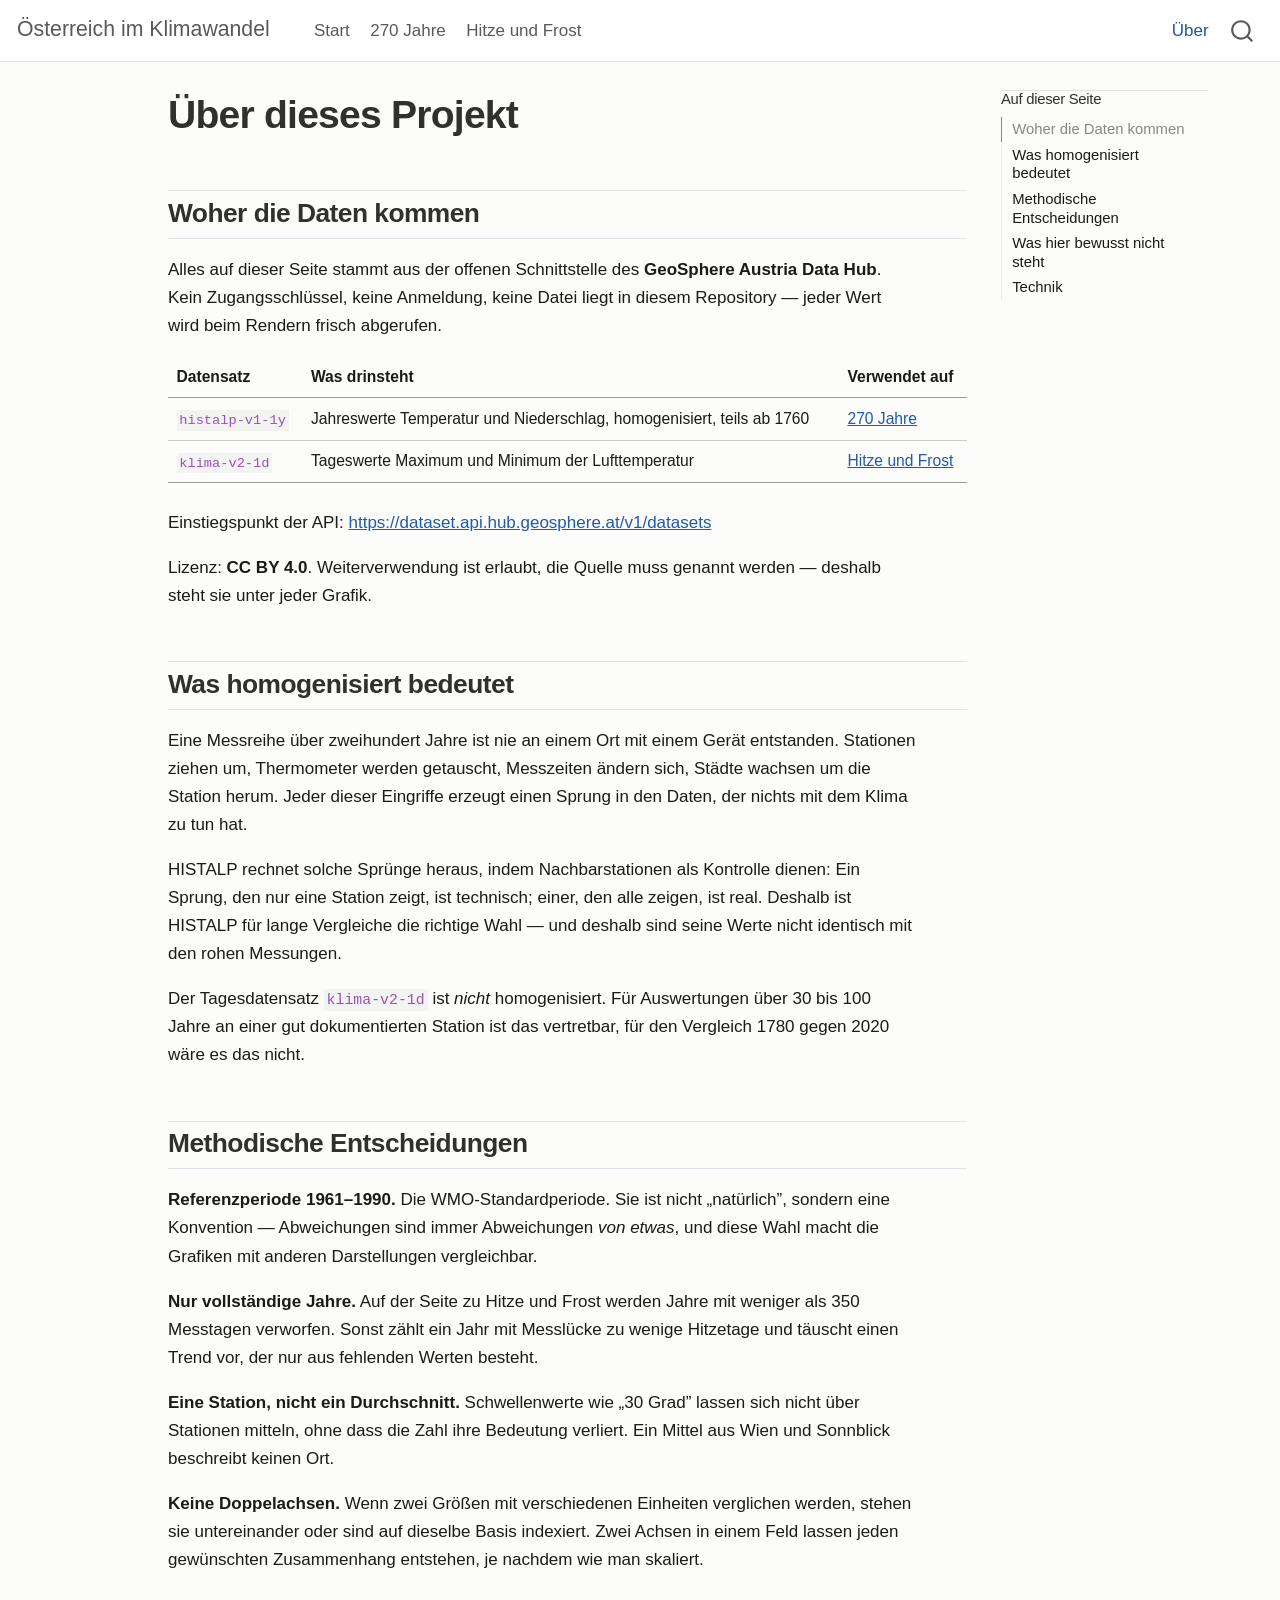
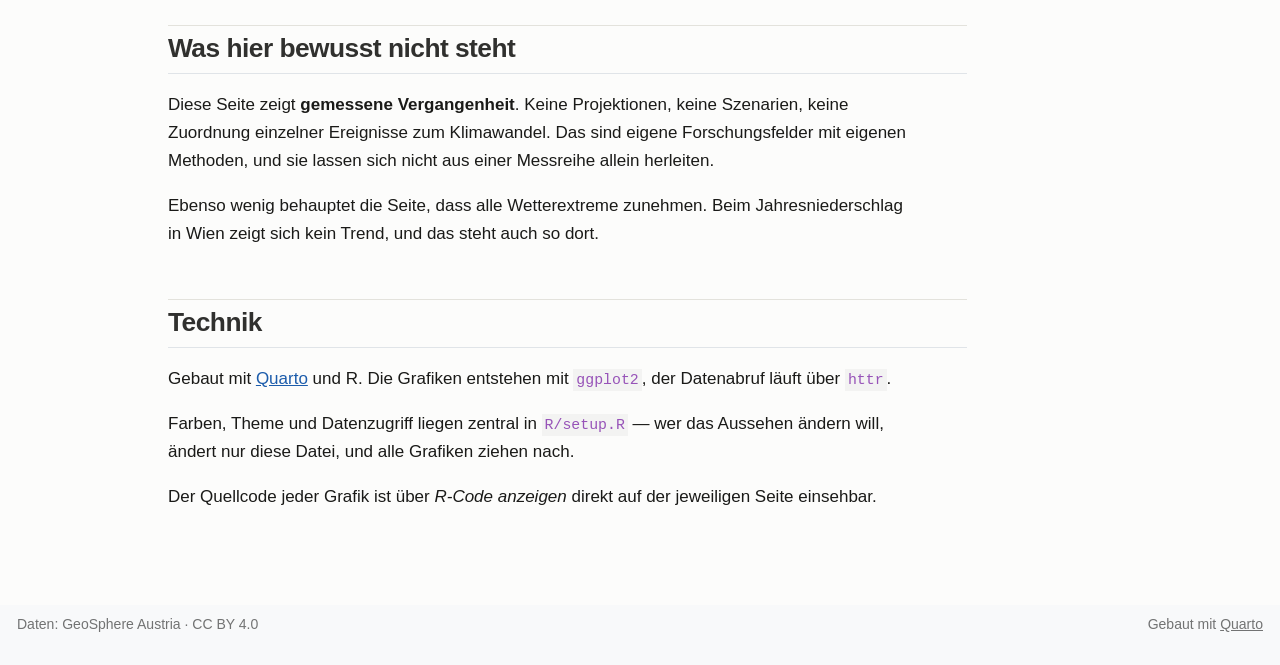
<file: ueber.html>
<!DOCTYPE html>
<html xmlns="http://www.w3.org/1999/xhtml" lang="en" xml:lang="en"><head>

<meta charset="utf-8">
<meta name="generator" content="quarto-1.3.450">

<meta name="viewport" content="width=device-width, initial-scale=1.0, user-scalable=yes">


<title>Österreich im Klimawandel - Über dieses Projekt</title>
<style>
code{white-space: pre-wrap;}
span.smallcaps{font-variant: small-caps;}
div.columns{display: flex; gap: min(4vw, 1.5em);}
div.column{flex: auto; overflow-x: auto;}
div.hanging-indent{margin-left: 1.5em; text-indent: -1.5em;}
ul.task-list{list-style: none;}
ul.task-list li input[type="checkbox"] {
  width: 0.8em;
  margin: 0 0.8em 0.2em -1em; /* quarto-specific, see https://github.com/quarto-dev/quarto-cli/issues/4556 */ 
  vertical-align: middle;
}
</style>


<script src="site_libs/quarto-nav/quarto-nav.js"></script>
<script src="site_libs/quarto-nav/headroom.min.js"></script>
<script src="site_libs/clipboard/clipboard.min.js"></script>
<script src="site_libs/quarto-search/autocomplete.umd.js"></script>
<script src="site_libs/quarto-search/fuse.min.js"></script>
<script src="site_libs/quarto-search/quarto-search.js"></script>
<meta name="quarto:offset" content="./">
<script src="site_libs/quarto-html/quarto.js"></script>
<script src="site_libs/quarto-html/popper.min.js"></script>
<script src="site_libs/quarto-html/tippy.umd.min.js"></script>
<script src="site_libs/quarto-html/anchor.min.js"></script>
<link href="site_libs/quarto-html/tippy.css" rel="stylesheet">
<link href="site_libs/quarto-html/quarto-syntax-highlighting.css" rel="stylesheet" id="quarto-text-highlighting-styles">
<script src="site_libs/bootstrap/bootstrap.min.js"></script>
<link href="site_libs/bootstrap/bootstrap-icons.css" rel="stylesheet">
<link href="site_libs/bootstrap/bootstrap.min.css" rel="stylesheet" id="quarto-bootstrap" data-mode="light">
<script id="quarto-search-options" type="application/json">{
  "location": "navbar",
  "copy-button": false,
  "collapse-after": 3,
  "panel-placement": "end",
  "type": "overlay",
  "limit": 20,
  "language": {
    "search-no-results-text": "No results",
    "search-matching-documents-text": "matching documents",
    "search-copy-link-title": "Copy link to search",
    "search-hide-matches-text": "Hide additional matches",
    "search-more-match-text": "more match in this document",
    "search-more-matches-text": "more matches in this document",
    "search-clear-button-title": "Clear",
    "search-detached-cancel-button-title": "Cancel",
    "search-submit-button-title": "Submit",
    "search-label": "Search"
  }
}</script>
<style>html{ scroll-behavior: smooth; }</style>


<link rel="stylesheet" href="styles.css">
</head>

<body class="nav-fixed">

<div id="quarto-search-results"></div>
  <header id="quarto-header" class="headroom fixed-top">
    <nav class="navbar navbar-expand-lg navbar-dark ">
      <div class="navbar-container container-fluid">
      <div class="navbar-brand-container">
    <a class="navbar-brand" href="./index.html">
    <span class="navbar-title">Österreich im Klimawandel</span>
    </a>
  </div>
            <div id="quarto-search" class="" title="Search"></div>
          <button class="navbar-toggler" type="button" data-bs-toggle="collapse" data-bs-target="#navbarCollapse" aria-controls="navbarCollapse" aria-expanded="false" aria-label="Toggle navigation" onclick="if (window.quartoToggleHeadroom) { window.quartoToggleHeadroom(); }">
  <span class="navbar-toggler-icon"></span>
</button>
          <div class="collapse navbar-collapse" id="navbarCollapse">
            <ul class="navbar-nav navbar-nav-scroll me-auto">
  <li class="nav-item">
    <a class="nav-link" href="./index.html" rel="" target="">
 <span class="menu-text">Start</span></a>
  </li>  
  <li class="nav-item">
    <a class="nav-link" href="./klima.html" rel="" target="">
 <span class="menu-text">270 Jahre</span></a>
  </li>  
  <li class="nav-item">
    <a class="nav-link" href="./extreme.html" rel="" target="">
 <span class="menu-text">Hitze und Frost</span></a>
  </li>  
</ul>
            <ul class="navbar-nav navbar-nav-scroll ms-auto">
  <li class="nav-item">
    <a class="nav-link active" href="./ueber.html" rel="" target="" aria-current="page">
 <span class="menu-text">Über</span></a>
  </li>  
</ul>
            <div class="quarto-navbar-tools">
</div>
          </div> <!-- /navcollapse -->
      </div> <!-- /container-fluid -->
    </nav>
</header>
<!-- content -->
<div id="quarto-content" class="quarto-container page-columns page-rows-contents page-layout-article page-navbar">
<!-- sidebar -->
<!-- margin-sidebar -->
    <div id="quarto-margin-sidebar" class="sidebar margin-sidebar">
        <nav id="TOC" role="doc-toc" class="toc-active">
    <h2 id="toc-title">Auf dieser Seite</h2>
   
  <ul class="collapse">
  <li><a href="#woher-die-daten-kommen" id="toc-woher-die-daten-kommen" class="nav-link active" data-scroll-target="#woher-die-daten-kommen">Woher die Daten kommen</a></li>
  <li><a href="#was-homogenisiert-bedeutet" id="toc-was-homogenisiert-bedeutet" class="nav-link" data-scroll-target="#was-homogenisiert-bedeutet">Was homogenisiert bedeutet</a></li>
  <li><a href="#methodische-entscheidungen" id="toc-methodische-entscheidungen" class="nav-link" data-scroll-target="#methodische-entscheidungen">Methodische Entscheidungen</a></li>
  <li><a href="#was-hier-bewusst-nicht-steht" id="toc-was-hier-bewusst-nicht-steht" class="nav-link" data-scroll-target="#was-hier-bewusst-nicht-steht">Was hier bewusst nicht steht</a></li>
  <li><a href="#technik" id="toc-technik" class="nav-link" data-scroll-target="#technik">Technik</a></li>
  </ul>
</nav>
    </div>
<!-- main -->
<main class="content" id="quarto-document-content">

<header id="title-block-header" class="quarto-title-block default">
<div class="quarto-title">
<h1 class="title">Über dieses Projekt</h1>
</div>



<div class="quarto-title-meta">

    
  
    
  </div>
  

</header>

<section id="woher-die-daten-kommen" class="level2">
<h2 class="anchored" data-anchor-id="woher-die-daten-kommen">Woher die Daten kommen</h2>
<p>Alles auf dieser Seite stammt aus der offenen Schnittstelle des <strong>GeoSphere Austria Data Hub</strong>. Kein Zugangsschlüssel, keine Anmeldung, keine Datei liegt in diesem Repository — jeder Wert wird beim Rendern frisch abgerufen.</p>
<table class="table">
<thead>
<tr class="header">
<th>Datensatz</th>
<th>Was drinsteht</th>
<th>Verwendet auf</th>
</tr>
</thead>
<tbody>
<tr class="odd">
<td><code>histalp-v1-1y</code></td>
<td>Jahreswerte Temperatur und Niederschlag, homogenisiert, teils ab 1760</td>
<td><a href="./klima.html">270 Jahre</a></td>
</tr>
<tr class="even">
<td><code>klima-v2-1d</code></td>
<td>Tageswerte Maximum und Minimum der Lufttemperatur</td>
<td><a href="./extreme.html">Hitze und Frost</a></td>
</tr>
</tbody>
</table>
<p>Einstiegspunkt der API: <a href="https://dataset.api.hub.geosphere.at/v1/datasets" class="uri">https://dataset.api.hub.geosphere.at/v1/datasets</a></p>
<p>Lizenz: <strong>CC BY 4.0</strong>. Weiterverwendung ist erlaubt, die Quelle muss genannt werden — deshalb steht sie unter jeder Grafik.</p>
</section>
<section id="was-homogenisiert-bedeutet" class="level2">
<h2 class="anchored" data-anchor-id="was-homogenisiert-bedeutet">Was homogenisiert bedeutet</h2>
<p>Eine Messreihe über zweihundert Jahre ist nie an einem Ort mit einem Gerät entstanden. Stationen ziehen um, Thermometer werden getauscht, Messzeiten ändern sich, Städte wachsen um die Station herum. Jeder dieser Eingriffe erzeugt einen Sprung in den Daten, der nichts mit dem Klima zu tun hat.</p>
<p>HISTALP rechnet solche Sprünge heraus, indem Nachbarstationen als Kontrolle dienen: Ein Sprung, den nur eine Station zeigt, ist technisch; einer, den alle zeigen, ist real. Deshalb ist HISTALP für lange Vergleiche die richtige Wahl — und deshalb sind seine Werte nicht identisch mit den rohen Messungen.</p>
<p>Der Tagesdatensatz <code>klima-v2-1d</code> ist <em>nicht</em> homogenisiert. Für Auswertungen über 30 bis 100 Jahre an einer gut dokumentierten Station ist das vertretbar, für den Vergleich 1780 gegen 2020 wäre es das nicht.</p>
</section>
<section id="methodische-entscheidungen" class="level2">
<h2 class="anchored" data-anchor-id="methodische-entscheidungen">Methodische Entscheidungen</h2>
<p><strong>Referenzperiode 1961–1990.</strong> Die WMO-Standardperiode. Sie ist nicht „natürlich”, sondern eine Konvention — Abweichungen sind immer Abweichungen <em>von etwas</em>, und diese Wahl macht die Grafiken mit anderen Darstellungen vergleichbar.</p>
<p><strong>Nur vollständige Jahre.</strong> Auf der Seite zu Hitze und Frost werden Jahre mit weniger als 350 Messtagen verworfen. Sonst zählt ein Jahr mit Messlücke zu wenige Hitzetage und täuscht einen Trend vor, der nur aus fehlenden Werten besteht.</p>
<p><strong>Eine Station, nicht ein Durchschnitt.</strong> Schwellenwerte wie „30 Grad” lassen sich nicht über Stationen mitteln, ohne dass die Zahl ihre Bedeutung verliert. Ein Mittel aus Wien und Sonnblick beschreibt keinen Ort.</p>
<p><strong>Keine Doppelachsen.</strong> Wenn zwei Größen mit verschiedenen Einheiten verglichen werden, stehen sie untereinander oder sind auf dieselbe Basis indexiert. Zwei Achsen in einem Feld lassen jeden gewünschten Zusammenhang entstehen, je nachdem wie man skaliert.</p>
</section>
<section id="was-hier-bewusst-nicht-steht" class="level2">
<h2 class="anchored" data-anchor-id="was-hier-bewusst-nicht-steht">Was hier bewusst nicht steht</h2>
<p>Diese Seite zeigt <strong>gemessene Vergangenheit</strong>. Keine Projektionen, keine Szenarien, keine Zuordnung einzelner Ereignisse zum Klimawandel. Das sind eigene Forschungsfelder mit eigenen Methoden, und sie lassen sich nicht aus einer Messreihe allein herleiten.</p>
<p>Ebenso wenig behauptet die Seite, dass alle Wetterextreme zunehmen. Beim Jahresniederschlag in Wien zeigt sich kein Trend, und das steht auch so dort.</p>
</section>
<section id="technik" class="level2">
<h2 class="anchored" data-anchor-id="technik">Technik</h2>
<p>Gebaut mit <a href="https://quarto.org">Quarto</a> und R. Die Grafiken entstehen mit <code>ggplot2</code>, der Datenabruf läuft über <code>httr</code>.</p>
<p>Farben, Theme und Datenzugriff liegen zentral in <code>R/setup.R</code> — wer das Aussehen ändern will, ändert nur diese Datei, und alle Grafiken ziehen nach.</p>
<p>Der Quellcode jeder Grafik ist über <em>R-Code anzeigen</em> direkt auf der jeweiligen Seite einsehbar.</p>


</section>

</main> <!-- /main -->
<script id="quarto-html-after-body" type="application/javascript">
window.document.addEventListener("DOMContentLoaded", function (event) {
  const toggleBodyColorMode = (bsSheetEl) => {
    const mode = bsSheetEl.getAttribute("data-mode");
    const bodyEl = window.document.querySelector("body");
    if (mode === "dark") {
      bodyEl.classList.add("quarto-dark");
      bodyEl.classList.remove("quarto-light");
    } else {
      bodyEl.classList.add("quarto-light");
      bodyEl.classList.remove("quarto-dark");
    }
  }
  const toggleBodyColorPrimary = () => {
    const bsSheetEl = window.document.querySelector("link#quarto-bootstrap");
    if (bsSheetEl) {
      toggleBodyColorMode(bsSheetEl);
    }
  }
  toggleBodyColorPrimary();  
  const icon = "";
  const anchorJS = new window.AnchorJS();
  anchorJS.options = {
    placement: 'right',
    icon: icon
  };
  anchorJS.add('.anchored');
  const isCodeAnnotation = (el) => {
    for (const clz of el.classList) {
      if (clz.startsWith('code-annotation-')) {                     
        return true;
      }
    }
    return false;
  }
  const clipboard = new window.ClipboardJS('.code-copy-button', {
    text: function(trigger) {
      const codeEl = trigger.previousElementSibling.cloneNode(true);
      for (const childEl of codeEl.children) {
        if (isCodeAnnotation(childEl)) {
          childEl.remove();
        }
      }
      return codeEl.innerText;
    }
  });
  clipboard.on('success', function(e) {
    // button target
    const button = e.trigger;
    // don't keep focus
    button.blur();
    // flash "checked"
    button.classList.add('code-copy-button-checked');
    var currentTitle = button.getAttribute("title");
    button.setAttribute("title", "Copied!");
    let tooltip;
    if (window.bootstrap) {
      button.setAttribute("data-bs-toggle", "tooltip");
      button.setAttribute("data-bs-placement", "left");
      button.setAttribute("data-bs-title", "Copied!");
      tooltip = new bootstrap.Tooltip(button, 
        { trigger: "manual", 
          customClass: "code-copy-button-tooltip",
          offset: [0, -8]});
      tooltip.show();    
    }
    setTimeout(function() {
      if (tooltip) {
        tooltip.hide();
        button.removeAttribute("data-bs-title");
        button.removeAttribute("data-bs-toggle");
        button.removeAttribute("data-bs-placement");
      }
      button.setAttribute("title", currentTitle);
      button.classList.remove('code-copy-button-checked');
    }, 1000);
    // clear code selection
    e.clearSelection();
  });
  function tippyHover(el, contentFn) {
    const config = {
      allowHTML: true,
      content: contentFn,
      maxWidth: 500,
      delay: 100,
      arrow: false,
      appendTo: function(el) {
          return el.parentElement;
      },
      interactive: true,
      interactiveBorder: 10,
      theme: 'quarto',
      placement: 'bottom-start'
    };
    window.tippy(el, config); 
  }
  const noterefs = window.document.querySelectorAll('a[role="doc-noteref"]');
  for (var i=0; i<noterefs.length; i++) {
    const ref = noterefs[i];
    tippyHover(ref, function() {
      // use id or data attribute instead here
      let href = ref.getAttribute('data-footnote-href') || ref.getAttribute('href');
      try { href = new URL(href).hash; } catch {}
      const id = href.replace(/^#\/?/, "");
      const note = window.document.getElementById(id);
      return note.innerHTML;
    });
  }
      let selectedAnnoteEl;
      const selectorForAnnotation = ( cell, annotation) => {
        let cellAttr = 'data-code-cell="' + cell + '"';
        let lineAttr = 'data-code-annotation="' +  annotation + '"';
        const selector = 'span[' + cellAttr + '][' + lineAttr + ']';
        return selector;
      }
      const selectCodeLines = (annoteEl) => {
        const doc = window.document;
        const targetCell = annoteEl.getAttribute("data-target-cell");
        const targetAnnotation = annoteEl.getAttribute("data-target-annotation");
        const annoteSpan = window.document.querySelector(selectorForAnnotation(targetCell, targetAnnotation));
        const lines = annoteSpan.getAttribute("data-code-lines").split(",");
        const lineIds = lines.map((line) => {
          return targetCell + "-" + line;
        })
        let top = null;
        let height = null;
        let parent = null;
        if (lineIds.length > 0) {
            //compute the position of the single el (top and bottom and make a div)
            const el = window.document.getElementById(lineIds[0]);
            top = el.offsetTop;
            height = el.offsetHeight;
            parent = el.parentElement.parentElement;
          if (lineIds.length > 1) {
            const lastEl = window.document.getElementById(lineIds[lineIds.length - 1]);
            const bottom = lastEl.offsetTop + lastEl.offsetHeight;
            height = bottom - top;
          }
          if (top !== null && height !== null && parent !== null) {
            // cook up a div (if necessary) and position it 
            let div = window.document.getElementById("code-annotation-line-highlight");
            if (div === null) {
              div = window.document.createElement("div");
              div.setAttribute("id", "code-annotation-line-highlight");
              div.style.position = 'absolute';
              parent.appendChild(div);
            }
            div.style.top = top - 2 + "px";
            div.style.height = height + 4 + "px";
            let gutterDiv = window.document.getElementById("code-annotation-line-highlight-gutter");
            if (gutterDiv === null) {
              gutterDiv = window.document.createElement("div");
              gutterDiv.setAttribute("id", "code-annotation-line-highlight-gutter");
              gutterDiv.style.position = 'absolute';
              const codeCell = window.document.getElementById(targetCell);
              const gutter = codeCell.querySelector('.code-annotation-gutter');
              gutter.appendChild(gutterDiv);
            }
            gutterDiv.style.top = top - 2 + "px";
            gutterDiv.style.height = height + 4 + "px";
          }
          selectedAnnoteEl = annoteEl;
        }
      };
      const unselectCodeLines = () => {
        const elementsIds = ["code-annotation-line-highlight", "code-annotation-line-highlight-gutter"];
        elementsIds.forEach((elId) => {
          const div = window.document.getElementById(elId);
          if (div) {
            div.remove();
          }
        });
        selectedAnnoteEl = undefined;
      };
      // Attach click handler to the DT
      const annoteDls = window.document.querySelectorAll('dt[data-target-cell]');
      for (const annoteDlNode of annoteDls) {
        annoteDlNode.addEventListener('click', (event) => {
          const clickedEl = event.target;
          if (clickedEl !== selectedAnnoteEl) {
            unselectCodeLines();
            const activeEl = window.document.querySelector('dt[data-target-cell].code-annotation-active');
            if (activeEl) {
              activeEl.classList.remove('code-annotation-active');
            }
            selectCodeLines(clickedEl);
            clickedEl.classList.add('code-annotation-active');
          } else {
            // Unselect the line
            unselectCodeLines();
            clickedEl.classList.remove('code-annotation-active');
          }
        });
      }
  const findCites = (el) => {
    const parentEl = el.parentElement;
    if (parentEl) {
      const cites = parentEl.dataset.cites;
      if (cites) {
        return {
          el,
          cites: cites.split(' ')
        };
      } else {
        return findCites(el.parentElement)
      }
    } else {
      return undefined;
    }
  };
  var bibliorefs = window.document.querySelectorAll('a[role="doc-biblioref"]');
  for (var i=0; i<bibliorefs.length; i++) {
    const ref = bibliorefs[i];
    const citeInfo = findCites(ref);
    if (citeInfo) {
      tippyHover(citeInfo.el, function() {
        var popup = window.document.createElement('div');
        citeInfo.cites.forEach(function(cite) {
          var citeDiv = window.document.createElement('div');
          citeDiv.classList.add('hanging-indent');
          citeDiv.classList.add('csl-entry');
          var biblioDiv = window.document.getElementById('ref-' + cite);
          if (biblioDiv) {
            citeDiv.innerHTML = biblioDiv.innerHTML;
          }
          popup.appendChild(citeDiv);
        });
        return popup.innerHTML;
      });
    }
  }
});
</script>
</div> <!-- /content -->
<footer class="footer">
  <div class="nav-footer">
    <div class="nav-footer-left">Daten: GeoSphere Austria · CC BY 4.0</div>   
    <div class="nav-footer-center">
      &nbsp;
    </div>
    <div class="nav-footer-right">Gebaut mit <a href="https://quarto.org">Quarto</a></div>
  </div>
</footer>



<script src="site_libs/quarto-html/zenscroll-min.js"></script>
</body></html>
</file>
<file: site_libs/quarto-html/tippy.css>
.tippy-box[data-animation=fade][data-state=hidden]{opacity:0}[data-tippy-root]{max-width:calc(100vw - 10px)}.tippy-box{position:relative;background-color:#333;color:#fff;border-radius:4px;font-size:14px;line-height:1.4;white-space:normal;outline:0;transition-property:transform,visibility,opacity}.tippy-box[data-placement^=top]>.tippy-arrow{bottom:0}.tippy-box[data-placement^=top]>.tippy-arrow:before{bottom:-7px;left:0;border-width:8px 8px 0;border-top-color:initial;transform-origin:center top}.tippy-box[data-placement^=bottom]>.tippy-arrow{top:0}.tippy-box[data-placement^=bottom]>.tippy-arrow:before{top:-7px;left:0;border-width:0 8px 8px;border-bottom-color:initial;transform-origin:center bottom}.tippy-box[data-placement^=left]>.tippy-arrow{right:0}.tippy-box[data-placement^=left]>.tippy-arrow:before{border-width:8px 0 8px 8px;border-left-color:initial;right:-7px;transform-origin:center left}.tippy-box[data-placement^=right]>.tippy-arrow{left:0}.tippy-box[data-placement^=right]>.tippy-arrow:before{left:-7px;border-width:8px 8px 8px 0;border-right-color:initial;transform-origin:center right}.tippy-box[data-inertia][data-state=visible]{transition-timing-function:cubic-bezier(.54,1.5,.38,1.11)}.tippy-arrow{width:16px;height:16px;color:#333}.tippy-arrow:before{content:"";position:absolute;border-color:transparent;border-style:solid}.tippy-content{position:relative;padding:5px 9px;z-index:1}
</file>
<file: site_libs/quarto-html/quarto-syntax-highlighting.css>
/* quarto syntax highlight colors */
:root {
  --quarto-hl-ot-color: #003B4F;
  --quarto-hl-at-color: #657422;
  --quarto-hl-ss-color: #20794D;
  --quarto-hl-an-color: #5E5E5E;
  --quarto-hl-fu-color: #4758AB;
  --quarto-hl-st-color: #20794D;
  --quarto-hl-cf-color: #003B4F;
  --quarto-hl-op-color: #5E5E5E;
  --quarto-hl-er-color: #AD0000;
  --quarto-hl-bn-color: #AD0000;
  --quarto-hl-al-color: #AD0000;
  --quarto-hl-va-color: #111111;
  --quarto-hl-bu-color: inherit;
  --quarto-hl-ex-color: inherit;
  --quarto-hl-pp-color: #AD0000;
  --quarto-hl-in-color: #5E5E5E;
  --quarto-hl-vs-color: #20794D;
  --quarto-hl-wa-color: #5E5E5E;
  --quarto-hl-do-color: #5E5E5E;
  --quarto-hl-im-color: #00769E;
  --quarto-hl-ch-color: #20794D;
  --quarto-hl-dt-color: #AD0000;
  --quarto-hl-fl-color: #AD0000;
  --quarto-hl-co-color: #5E5E5E;
  --quarto-hl-cv-color: #5E5E5E;
  --quarto-hl-cn-color: #8f5902;
  --quarto-hl-sc-color: #5E5E5E;
  --quarto-hl-dv-color: #AD0000;
  --quarto-hl-kw-color: #003B4F;
}

/* other quarto variables */
:root {
  --quarto-font-monospace: SFMono-Regular, Menlo, Monaco, Consolas, "Liberation Mono", "Courier New", monospace;
}

pre > code.sourceCode > span {
  color: #003B4F;
}

code span {
  color: #003B4F;
}

code.sourceCode > span {
  color: #003B4F;
}

div.sourceCode,
div.sourceCode pre.sourceCode {
  color: #003B4F;
}

code span.ot {
  color: #003B4F;
  font-style: inherit;
}

code span.at {
  color: #657422;
  font-style: inherit;
}

code span.ss {
  color: #20794D;
  font-style: inherit;
}

code span.an {
  color: #5E5E5E;
  font-style: inherit;
}

code span.fu {
  color: #4758AB;
  font-style: inherit;
}

code span.st {
  color: #20794D;
  font-style: inherit;
}

code span.cf {
  color: #003B4F;
  font-style: inherit;
}

code span.op {
  color: #5E5E5E;
  font-style: inherit;
}

code span.er {
  color: #AD0000;
  font-style: inherit;
}

code span.bn {
  color: #AD0000;
  font-style: inherit;
}

code span.al {
  color: #AD0000;
  font-style: inherit;
}

code span.va {
  color: #111111;
  font-style: inherit;
}

code span.bu {
  font-style: inherit;
}

code span.ex {
  font-style: inherit;
}

code span.pp {
  color: #AD0000;
  font-style: inherit;
}

code span.in {
  color: #5E5E5E;
  font-style: inherit;
}

code span.vs {
  color: #20794D;
  font-style: inherit;
}

code span.wa {
  color: #5E5E5E;
  font-style: italic;
}

code span.do {
  color: #5E5E5E;
  font-style: italic;
}

code span.im {
  color: #00769E;
  font-style: inherit;
}

code span.ch {
  color: #20794D;
  font-style: inherit;
}

code span.dt {
  color: #AD0000;
  font-style: inherit;
}

code span.fl {
  color: #AD0000;
  font-style: inherit;
}

code span.co {
  color: #5E5E5E;
  font-style: inherit;
}

code span.cv {
  color: #5E5E5E;
  font-style: italic;
}

code span.cn {
  color: #8f5902;
  font-style: inherit;
}

code span.sc {
  color: #5E5E5E;
  font-style: inherit;
}

code span.dv {
  color: #AD0000;
  font-style: inherit;
}

code span.kw {
  color: #003B4F;
  font-style: inherit;
}

.prevent-inlining {
  content: "</";
}

/*# sourceMappingURL=debc5d5d77c3f9108843748ff7464032.css.map */
</file>
<file: styles.css>
/* Zusätzliche Feinheiten über das Bootstrap-Theme hinaus */

.lead-text {
  font-size: 1.15rem;
  line-height: 1.6;
  color: #52514e;
  max-width: 42em;
  margin-bottom: 2.5rem;
}

/* Grafiken bekommen Luft und einen dezenten Rahmen */
.quarto-figure {
  margin-top: 2rem;
  margin-bottom: 2rem;
}

figure.figure img, .figure-img {
  border-radius: 6px;
}

/* Bildunterschriften zurückhaltender */
figcaption, .figure-caption {
  font-size: 0.85rem !important;
  color: #898781 !important;
  margin-top: 0.6rem !important;
}

/* Themenkacheln auf der Startseite */
.grid h3 {
  margin-top: 0;
  font-size: 1.2rem;
}

.grid h3 a {
  text-decoration: none;
}

.grid > div {
  padding: 1.4rem 1.6rem;
  border: 1px solid #e1e0d9;
  border-radius: 10px;
  background: #ffffff;
  margin-bottom: 0.4rem;
}

/* Code-Block beim Aufklappen etwas kleiner */
details.code-fold pre {
  font-size: 0.82rem;
}

/* Tabellen schlicht halten */
table {
  font-size: 0.92rem;
}
</file>
